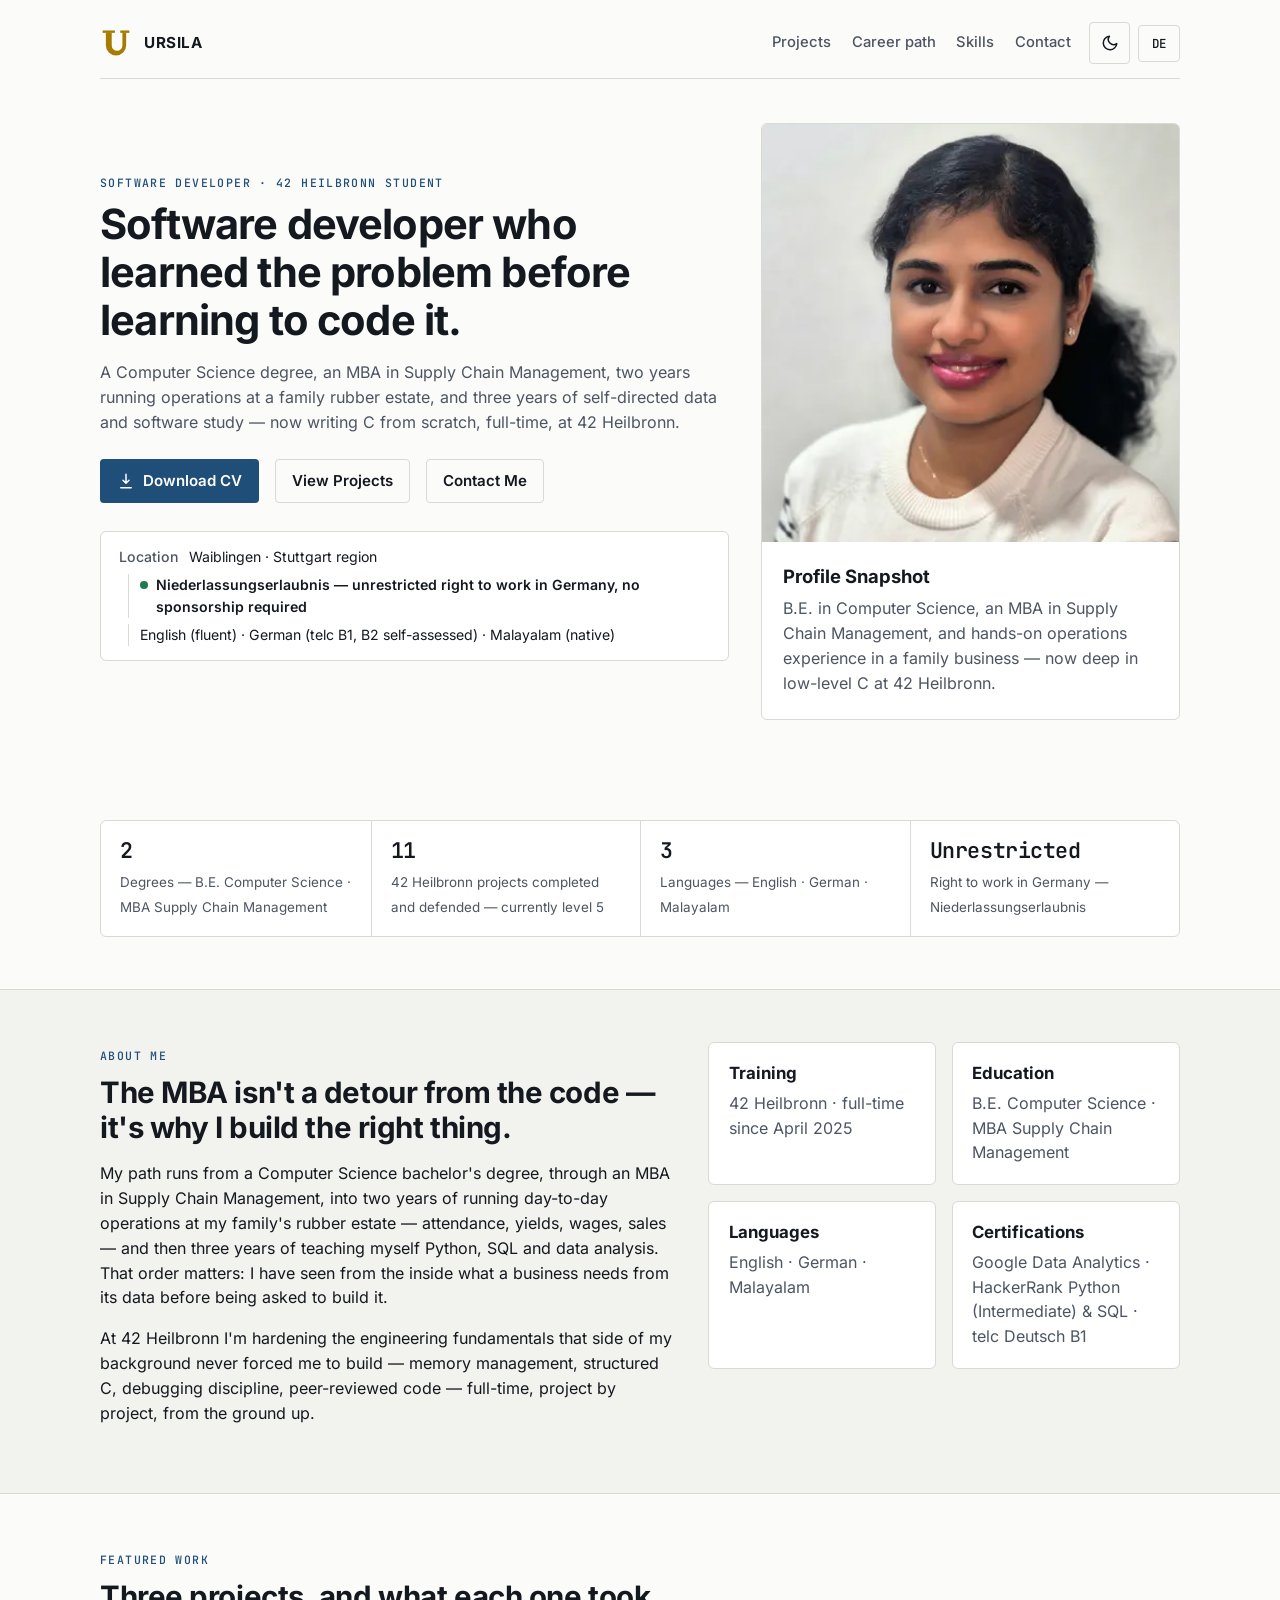
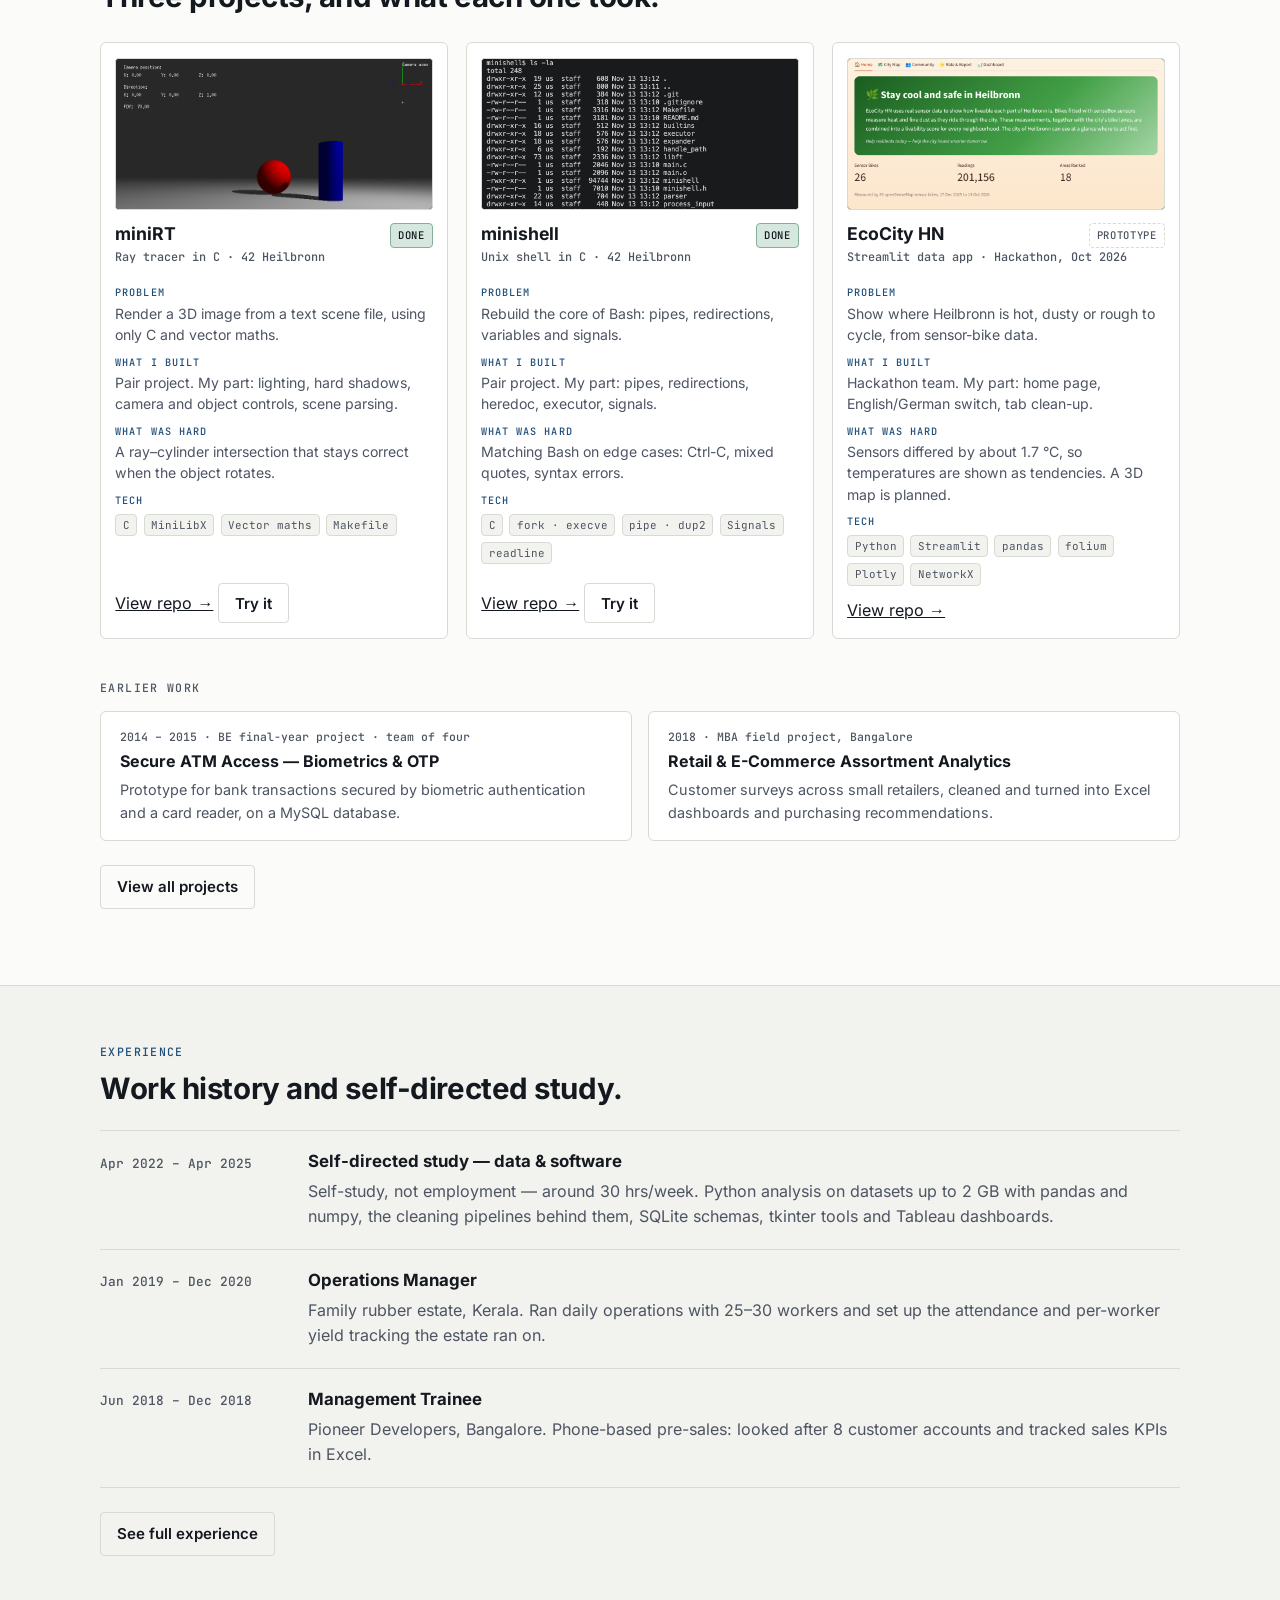
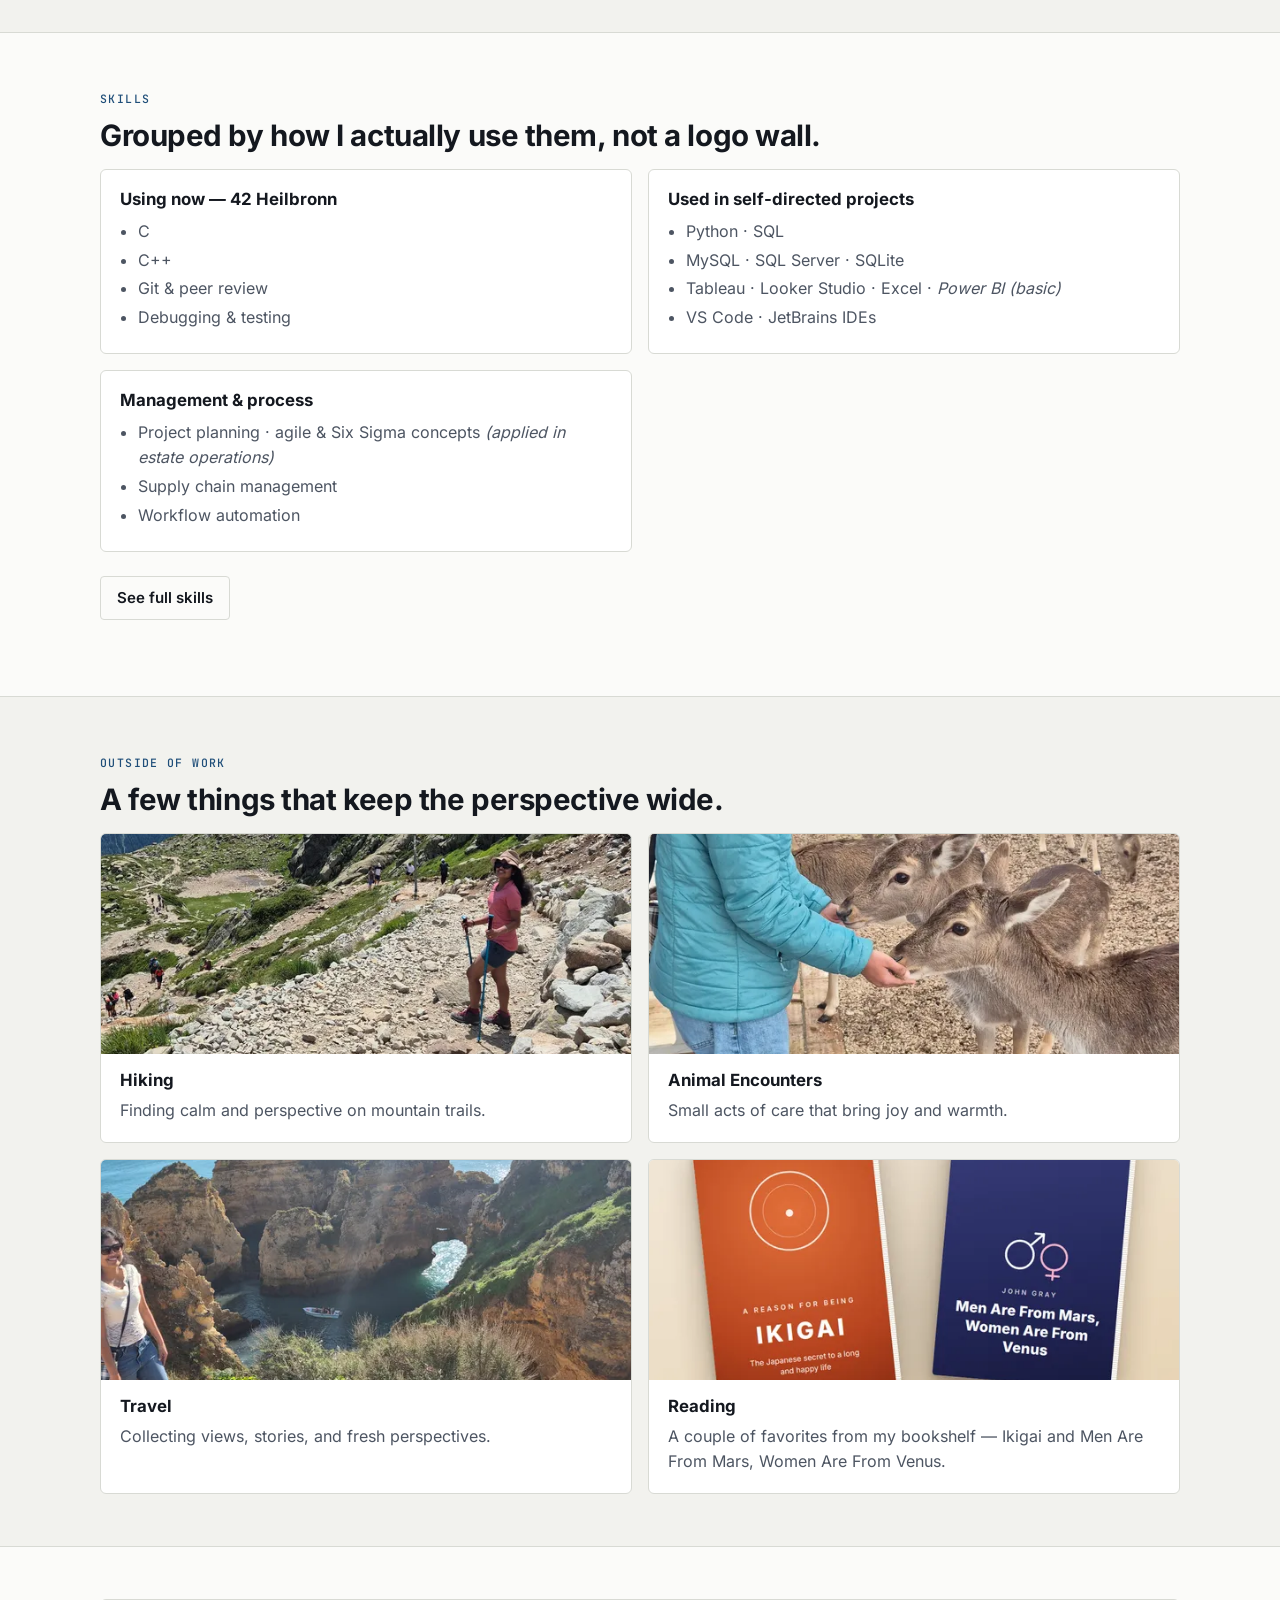
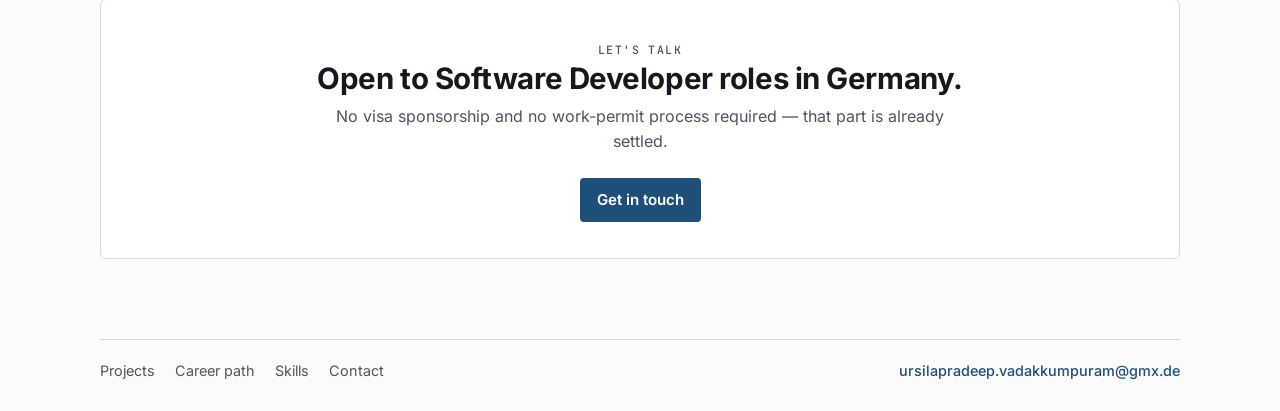
<file: index.html>
<!DOCTYPE html>
<html lang="en">
  <head>
    <meta charset="UTF-8" />
    <meta name="viewport" content="width=device-width, initial-scale=1.0" />
    <title>Ursila Pradeep Vadakkumpuram | Software Developer — 42 Heilbronn student</title>
    <meta
      name="description"
      content="Software developer with a CS degree and an MBA in Supply Chain Management, currently at 42 Heilbronn. Unrestricted right to work in Germany — no sponsorship required."
    />
    <link rel="canonical" href="https://ursilasuraj.github.io/Portfolio/" />
    <meta name="theme-color" content="#1c140f" />
    <link rel="icon" href="assets/favicon.svg" type="image/svg+xml" />
    <link rel="alternate icon" href="assets/favicon.ico" />
    <link rel="apple-touch-icon" href="assets/apple-touch-icon.png" />
    <link rel="manifest" href="assets/site.webmanifest" />

    <meta property="og:type" content="website" />
    <meta property="og:site_name" content="Ursila Pradeep Vadakkumpuram" />
    <meta property="og:title" content="Ursila Pradeep Vadakkumpuram | Software Developer — 42 Heilbronn student" />
    <meta
      property="og:description"
      content="CS degree + MBA in Supply Chain Management, now writing C at 42 Heilbronn. Unrestricted right to work in Germany."
    />
    <meta property="og:image" content="https://ursilasuraj.github.io/Portfolio/assets/og-image.png" />
    <meta property="og:image:width" content="1200" />
    <meta property="og:image:height" content="630" />
    <meta property="og:url" content="https://ursilasuraj.github.io/Portfolio/" />
    <meta name="twitter:card" content="summary_large_image" />
    <meta name="twitter:title" content="Ursila Pradeep Vadakkumpuram | Software Developer — 42 Heilbronn student" />
    <meta name="twitter:image" content="https://ursilasuraj.github.io/Portfolio/assets/og-image.png" />

    <link rel="preload" href="assets/fonts/inter-latin.woff2" as="font" type="font/woff2" crossorigin />
    <link rel="stylesheet" href="styles.css" />

    <script>
      // Sets the theme before first paint so a returning visitor never sees a dark flash
      // before their saved theme swaps in. See js/theme.js for the rest of the logic.
      (function () {
        var saved = localStorage.getItem('portfolio-theme');
        var theme =
          saved ||
          (window.matchMedia && window.matchMedia('(prefers-color-scheme: dark)').matches ? 'dark' : 'light');
        document.documentElement.setAttribute('data-theme', theme);
        var lang = localStorage.getItem('portfolio-lang') || (navigator.language || '').slice(0, 2);
        if (lang === 'de') document.documentElement.setAttribute('lang', 'de');
      })();
    </script>

    <script type="application/ld+json">
      {
        "@context": "https://schema.org",
        "@type": "Person",
        "name": "Ursila Pradeep Vadakkumpuram",
        "url": "https://ursilasuraj.github.io/Portfolio/",
        "jobTitle": "Software Developer (42 Heilbronn student)",
        "alumniOf": [
          { "@type": "CollegeOrUniversity", "name": "42 Heilbronn" },
          { "@type": "CollegeOrUniversity", "name": "University of Mysore" },
          { "@type": "CollegeOrUniversity", "name": "Anna University" }
        ],
        "knowsLanguage": ["English", "German", "Malayalam"],
        "sameAs": ["https://www.linkedin.com/in/ursilapradeep/", "https://github.com/ursilapradeep"],
        "address": { "@type": "PostalAddress", "addressLocality": "Waiblingen", "addressCountry": "DE" }
      }
    </script>
  </head>
  <body data-page="home">
    <a class="skip-link" href="#main" data-i18n="nav.skip">Skip to content</a>

    <header class="hero">
      <nav class="nav container">
        <a class="brand" href="index.html">
          <img src="assets/brand-mark.svg" alt="" width="44" height="44" />
          <span>Ursila</span>
        </a>
        <button class="nav-toggle" aria-label="Toggle menu" aria-expanded="false" aria-controls="nav-actions">
          <svg viewBox="0 0 24 24" fill="none" stroke="currentColor" stroke-width="2" aria-hidden="true">
            <path d="M3 6h18M3 12h18M3 18h18" />
          </svg>
        </button>
        <div class="nav-actions" id="nav-actions">
          <div class="nav-links">
            <a href="projects.html" data-i18n="nav.projects">Projects</a>
            <a href="experience.html" data-i18n="nav.experience">Career path</a>
            <a href="skills.html" data-i18n="nav.skills">Skills</a>
            <a href="contact.html" data-i18n="nav.contact">Contact</a>
          </div>
          <div class="nav-controls">
            <button type="button" class="theme-toggle" data-theme-toggle aria-label="Switch to light theme">
              <svg class="icon-sun" viewBox="0 0 24 24" fill="none" stroke="currentColor" stroke-width="2" stroke-linecap="round" stroke-linejoin="round" aria-hidden="true"><circle cx="12" cy="12" r="5"/><path d="M12 1v2M12 21v2M4.22 4.22l1.42 1.42M18.36 18.36l1.42 1.42M1 12h2M21 12h2M4.22 19.78l1.42-1.42M18.36 5.64l1.42-1.42"/></svg>
              <svg class="icon-moon" viewBox="0 0 24 24" fill="none" stroke="currentColor" stroke-width="2" stroke-linecap="round" stroke-linejoin="round" aria-hidden="true"><path d="M21 12.79A9 9 0 1 1 11.21 3 7 7 0 0 0 21 12.79z"/></svg>
            </button>
            <button type="button" class="lang-toggle" data-lang-current="en" aria-label="Switch to German">DE</button>
          </div>
        </div>
      </nav>

      <div class="container hero-grid">
        <div class="hero-copy">
          <p class="eyebrow" data-i18n="home.hero.eyebrow">Software Developer · 42 Heilbronn student</p>
          <h1 data-i18n="home.hero.title">
            Software developer who learned the problem before learning to code it.
          </h1>
          <p class="lead" data-i18n="home.hero.lead">
            A Computer Science degree, an MBA in Supply Chain Management, two years running operations at a family
            rubber estate, and three years of self-directed data and software study — now writing C from scratch,
            full-time, at 42 Heilbronn.
          </p>
          <div class="hero-actions">
            <a class="btn btn-primary" href="assets/cv/Ursila_Pradeep_Vadakkumpuram_CV_EN.pdf">
              <svg viewBox="0 0 24 24" aria-hidden="true"><path d="M12 3v12m0 0 4-4m-4 4-4-4M5 21h14" fill="none" stroke="currentColor" stroke-width="2" stroke-linecap="round" stroke-linejoin="round"/></svg>
              <span data-i18n="home.hero.cta.cv">Download CV</span>
            </a>
            <a class="btn btn-secondary" href="projects.html" data-i18n="home.hero.cta.projects">View Projects</a>
            <a class="btn btn-secondary" href="contact.html" data-i18n="home.hero.cta.contact">Contact Me</a>
          </div>

          <ul class="availability-bar" aria-label="Availability and work authorization">
            <li><strong data-i18n="home.hero.avail.locationLabel">Location</strong>&nbsp;Waiblingen · Stuttgart region</li>
            <li class="permit-item">
              <span class="dot" aria-hidden="true"></span>
              <span data-i18n="home.hero.avail.permit">Niederlassungserlaubnis — unrestricted right to work in Germany, no sponsorship required</span>
            </li>
            <li data-i18n="home.hero.avail.languages">English (fluent) · German (telc B1, B2 self-assessed) · Malayalam (native)</li>
          </ul>
        </div>

        <div class="hero-card">
          <picture>
            <source srcset="assets/photos/profile-400.webp 400w, assets/photos/profile.webp 800w" type="image/webp" sizes="(max-width: 860px) 60vw, 360px" />
            <img
              src="assets/photos/profile.jpg"
              srcset="assets/photos/profile-400.jpg 400w, assets/photos/profile.jpg 800w"
              sizes="(max-width: 860px) 60vw, 360px"
              width="800"
              height="800"
              alt="Portrait of Ursila Pradeep Vadakkumpuram"
            />
          </picture>
          <div class="hero-card-content">
            <h2 data-i18n="home.hero.card.title">Profile Snapshot</h2>
            <p data-i18n="home.hero.card.body">
              B.E. in Computer Science, an MBA in Supply Chain Management, and hands-on operations experience in a
              family business — now deep in low-level C at 42 Heilbronn.
            </p>
          </div>
        </div>
      </div>
    </header>

    <main id="main">
      <section class="section" aria-label="At a glance">
        <div class="container">
          <ul class="stat-grid">
            <li class="stat-tile">
              <span class="stat-value">2</span>
              <span class="stat-label" data-i18n="home.stats.degrees">Degrees — B.E. Computer Science · MBA Supply Chain Management</span>
            </li>
            <li class="stat-tile">
              <span class="stat-value">11</span>
              <span class="stat-label" data-i18n="home.stats.experience">42 Heilbronn projects completed and defended — currently level 5</span>
            </li>
            <li class="stat-tile">
              <span class="stat-value">3</span>
              <span class="stat-label" data-i18n="home.stats.languages">Languages — English · German · Malayalam</span>
            </li>
            <li class="stat-tile">
              <span class="stat-value" data-i18n="home.stats.permitValue">Unrestricted</span>
              <span class="stat-label" data-i18n="home.stats.permitLabel">Right to work in Germany — Niederlassungserlaubnis</span>
            </li>
          </ul>
        </div>
      </section>

      <section id="about" class="section section-light">
        <div class="container two-col">
          <div>
            <p class="eyebrow" data-i18n="home.about.eyebrow">About Me</p>
            <h2 data-i18n="home.about.title">
              The MBA isn't a detour from the code — it's why I build the right thing.
            </h2>
            <p data-i18n="home.about.p1">
              My path runs from a Computer Science bachelor's degree, through an MBA in Supply Chain Management,
              into two years of running day-to-day operations at my family's rubber estate — attendance, yields,
              wages, sales — and then three years of teaching myself Python, SQL and data analysis. That order
              matters: I have seen from the inside what a business needs from its data before being asked to
              build it.
            </p>
            <p data-i18n="home.about.p2">
              At 42 Heilbronn I'm hardening the engineering fundamentals that side of my background never forced me
              to build — memory management, structured C, debugging discipline, peer-reviewed code — full-time,
              project by project, from the ground up.
            </p>
          </div>
          <div class="info-grid">
            <article class="mini-card">
              <h3 data-i18n="home.about.card1.title">Training</h3>
              <p data-i18n="home.about.card1.body">42 Heilbronn · full-time since April 2025</p>
            </article>
            <article class="mini-card">
              <h3 data-i18n="home.about.card2.title">Education</h3>
              <p data-i18n="home.about.card2.body">B.E. Computer Science · MBA Supply Chain Management</p>
            </article>
            <article class="mini-card">
              <h3 data-i18n="home.about.card3.title">Languages</h3>
              <p data-i18n="home.about.card3.body">English · German · Malayalam</p>
            </article>
            <article class="mini-card">
              <h3 data-i18n="home.about.card4.title">Certifications</h3>
              <p data-i18n="home.about.card4.body">Google Data Analytics · HackerRank Python (Intermediate) &amp; SQL · telc Deutsch B1</p>
            </article>
          </div>
        </div>
      </section>

      <section id="projects" class="section">
        <div class="container">
          <p class="eyebrow" data-i18n="home.projects.eyebrow">Featured Work</p>
          <h2 data-i18n="home.projects.title">Three projects, and what each one took.</h2>

          <div class="case-list">
            <article class="card case-card">
              <a class="case-media" href="https://github.com/ursilapradeep/miniRT" target="_blank" rel="noopener" data-loop-webm="assets/projects/minirt.webm" data-loop-mp4="assets/projects/minirt.mp4">
                <img src="assets/projects/minirt.png" width="800" height="600" loading="lazy" alt="Ray-traced scene rendered by miniRT: a red sphere and a blue cylinder on a grey plane, each casting a hard shadow" />
              </a>
              <div class="case-body">
                <div class="project-card-head">
                  <h3>miniRT</h3>
                  <span class="status-badge status-done" data-i18n="status.done">Done</span>
                </div>
                <p class="meta" data-i18n="home.fw.minirt.meta">Ray tracer in C · 42 Heilbronn</p>
                <dl class="case-facts">
                  <dt data-i18n="fw.problem">Problem</dt>
                  <dd data-i18n="home.fw.minirt.problem">Render a 3D image from a text scene file, using only C and vector maths.</dd>
                  <dt data-i18n="fw.built">What I built</dt>
                  <dd data-i18n="home.fw.minirt.built">Pair project. My part: lighting, hard shadows, camera and object controls, scene parsing.</dd>
                  <dt data-i18n="fw.hard">What was hard</dt>
                  <dd data-i18n="home.fw.minirt.hard">A ray–cylinder intersection that stays correct when the object rotates.</dd>
                  <dt data-i18n="fw.tech">Tech</dt>
                  <dd>
                    <ul class="tag-list">
                      <li>C</li>
                      <li>MiniLibX</li>
                      <li data-i18n="home.fw.minirt.tag3">Vector maths</li>
                      <li>Makefile</li>
                    </ul>
                  </dd>
                </dl>
                <div class="project-links">
                  <a href="https://github.com/ursilapradeep/miniRT" target="_blank" rel="noopener" data-i18n="projects.core.viewRepo">View repo →</a>
                  <button type="button" class="btn btn-secondary btn-sm demo-open" data-demo="minirt" data-i18n="demo.try" hidden>Try it</button>
                </div>
              </div>
            </article>

            <article class="card case-card">
              <a class="case-media" href="https://github.com/ursilapradeep/42_Minishell" target="_blank" rel="noopener" data-loop-webm="assets/projects/minishell.webm" data-loop-mp4="assets/projects/minishell.mp4" data-loop-position="left top">
                <img src="assets/projects/minishell.png" width="1126" height="750" loading="lazy" alt="Terminal session inside minishell: the prompt reads minishell$ and runs ls -la, pwd and ls" />
              </a>
              <div class="case-body">
                <div class="project-card-head">
                  <h3>minishell</h3>
                  <span class="status-badge status-done" data-i18n="status.done">Done</span>
                </div>
                <p class="meta" data-i18n="home.fw.minishell.meta">Unix shell in C · 42 Heilbronn</p>
                <dl class="case-facts">
                  <dt data-i18n="fw.problem">Problem</dt>
                  <dd data-i18n="home.fw.minishell.problem">Rebuild the core of Bash: pipes, redirections, variables and signals.</dd>
                  <dt data-i18n="fw.built">What I built</dt>
                  <dd data-i18n="home.fw.minishell.built">Pair project. My part: pipes, redirections, heredoc, executor, signals.</dd>
                  <dt data-i18n="fw.hard">What was hard</dt>
                  <dd data-i18n="home.fw.minishell.hard">Matching Bash on edge cases: Ctrl-C, mixed quotes, syntax errors.</dd>
                  <dt data-i18n="fw.tech">Tech</dt>
                  <dd>
                    <ul class="tag-list">
                      <li>C</li>
                      <li>fork · execve</li>
                      <li>pipe · dup2</li>
                      <li data-i18n="home.fw.minishell.tag4">Signals</li>
                      <li>readline</li>
                    </ul>
                  </dd>
                </dl>
                <div class="project-links">
                  <a href="https://github.com/ursilapradeep/42_Minishell" target="_blank" rel="noopener" data-i18n="projects.core.viewRepo">View repo →</a>
                  <button type="button" class="btn btn-secondary btn-sm demo-open" data-demo="minishell" data-i18n="demo.try" hidden>Try it</button>
                </div>
              </div>
            </article>

            <article class="card case-card">
              <a class="case-media" href="https://github.com/ursilapradeep/GreenCityHackathon2026" target="_blank" rel="noopener" data-loop-webm="assets/projects/ecocity.webm" data-loop-mp4="assets/projects/ecocity.mp4" data-loop-position="center top">
                <img src="assets/projects/ecocity.png" width="980" height="770" loading="lazy" alt="EcoCity HN home page: 26 sensor bikes, 201,156 readings and 18 ranked areas of Heilbronn, with highlights for the coolest, cleanest and most livable area" />
              </a>
              <div class="case-body">
                <div class="project-card-head">
                  <h3>EcoCity HN</h3>
                  <span class="status-badge status-unconfirmed" data-i18n="status.prototype">Prototype</span>
                </div>
                <p class="meta" data-i18n="home.fw.eco.meta">Streamlit data app · Hackathon, Oct 2026</p>
                <dl class="case-facts">
                  <dt data-i18n="fw.problem">Problem</dt>
                  <dd data-i18n="home.fw.eco.problem">Show where Heilbronn is hot, dusty or rough to cycle, from sensor-bike data.</dd>
                  <dt data-i18n="fw.built">What I built</dt>
                  <dd data-i18n="home.fw.eco.built">Hackathon team. My part: home page, English/German switch, tab clean-up.</dd>
                  <dt data-i18n="fw.hard">What was hard</dt>
                  <dd data-i18n="home.fw.eco.hard">Sensors differed by about 1.7&nbsp;°C, so temperatures are shown as tendencies. A 3D map is planned.</dd>
                  <dt data-i18n="fw.tech">Tech</dt>
                  <dd>
                    <ul class="tag-list">
                      <li>Python</li>
                      <li>Streamlit</li>
                      <li>pandas</li>
                      <li>folium</li>
                      <li>Plotly</li>
                      <li>NetworkX</li>
                    </ul>
                  </dd>
                </dl>
                <div class="project-links">
                  <a href="https://github.com/ursilapradeep/GreenCityHackathon2026" target="_blank" rel="noopener" data-i18n="projects.core.viewRepo">View repo →</a>
                </div>
              </div>
            </article>
          </div>

          <h3 class="earlier-heading" data-i18n="home.earlier.title">Earlier work</h3>
          <div class="earlier-row">
            <article class="card earlier-card">
              <p class="meta" data-i18n="home.earlier.atm.meta">2014 – 2015 · BE final-year project · team of four</p>
              <h4 data-i18n="projects.atm.title">Secure ATM Access — Biometrics &amp; OTP</h4>
              <p data-i18n="home.earlier.atm.body">Prototype for bank transactions secured by biometric authentication and a card reader, on a MySQL database.</p>
            </article>
            <article class="card earlier-card">
              <p class="meta" data-i18n="home.earlier.retail.meta">2018 · MBA field project, Bangalore</p>
              <h4 data-i18n="projects.retail.title">Retail &amp; E-Commerce Assortment Analytics</h4>
              <p data-i18n="home.earlier.retail.body">Customer surveys across small retailers, cleaned and turned into Excel dashboards and purchasing recommendations.</p>
            </article>
          </div>

          <p class="section-link-row">
            <a class="btn btn-secondary" href="projects.html" data-i18n="home.projects.viewAll">View all projects</a>
          </p>
        </div>
      </section>

      <section class="section section-light">
        <div class="container">
          <p class="eyebrow" data-i18n="home.experience.eyebrow">Experience</p>
          <h2 data-i18n="home.experience.title">Work history and self-directed study.</h2>
          <div class="timeline">
            <article class="timeline-card">
              <div class="timeline-meta">Apr 2022 – Apr 2025</div>
              <h3 data-i18n="home.experience.card1.title">Self-directed study &mdash; data &amp; software</h3>
              <p data-i18n="home.experience.card1.body">
                Self-study, not employment — around 30 hrs/week. Python analysis on datasets up to 2&nbsp;GB with pandas
                and numpy, the cleaning pipelines behind them, SQLite schemas, tkinter tools and Tableau dashboards.
              </p>
            </article>
            <article class="timeline-card">
              <div class="timeline-meta">Jan 2019 – Dec 2020</div>
              <h3 data-i18n="home.experience.card2.title">Operations Manager</h3>
              <p data-i18n="home.experience.card2.body">
                Family rubber estate, Kerala. Ran daily operations with 25–30 workers and set up the attendance
                and per-worker yield tracking the estate ran on.
              </p>
            </article>
            <article class="timeline-card">
              <div class="timeline-meta">Jun 2018 – Dec 2018</div>
              <h3 data-i18n="home.experience.card3.title">Management Trainee</h3>
              <p data-i18n="home.experience.card3.body">
                Pioneer Developers, Bangalore. Phone-based pre-sales: looked after 8 customer accounts and tracked
                sales KPIs in Excel.
              </p>
            </article>
          </div>
          <p class="section-link-row">
            <a class="btn btn-secondary" href="experience.html" data-i18n="home.experience.viewAll">See full experience</a>
          </p>
        </div>
      </section>

      <section class="section">
        <div class="container">
          <p class="eyebrow" data-i18n="home.skills.eyebrow">Skills</p>
          <h2 data-i18n="home.skills.title">Grouped by how I actually use them, not a logo wall.</h2>
          <div class="cards-grid skill-grid">
            <article class="card">
              <h3 data-i18n="home.skills.card1.title">Using now — 42 Heilbronn</h3>
              <ul>
                <li>C</li>
                <li>C++</li>
                <li>Git &amp; peer review</li>
                <li data-i18n="home.skills.card1.item4">Debugging &amp; testing</li>
              </ul>
            </article>
            <article class="card">
              <h3 data-i18n="home.skills.card2.title">Used in self-directed projects</h3>
              <ul>
                <li>Python · SQL</li>
                <li>MySQL · SQL Server · SQLite</li>
                <li>Tableau · Looker Studio · Excel · <em>Power BI (basic)</em></li>
                <li>VS Code · JetBrains IDEs</li>
              </ul>
            </article>
            <article class="card">
              <h3 data-i18n="home.skills.card3.title">Management &amp; process</h3>
              <ul>
                <li data-i18n="home.skills.card3.item1">Project planning · agile &amp; Six Sigma concepts <em>(applied in estate operations)</em></li>
                <li data-i18n="home.skills.card3.item2">Supply chain management</li>
                <li data-i18n="home.skills.card3.item3">Workflow automation</li>
              </ul>
            </article>
          </div>
          <p class="section-link-row">
            <a class="btn btn-secondary" href="skills.html" data-i18n="home.skills.viewAll">See full skills</a>
          </p>
        </div>
      </section>

      <section class="section section-light">
        <div class="container">
          <p class="eyebrow" data-i18n="home.hobbies.eyebrow">Outside of Work</p>
          <h2 data-i18n="home.hobbies.title">A few things that keep the perspective wide.</h2>
          <div class="image-grid">
            <article class="image-card">
              <picture>
                <source srcset="assets/photos/hiking-600.webp" type="image/webp" />
                <img src="assets/photos/hiking-600.jpg" width="600" height="450" loading="lazy" alt="Ursila hiking a mountain trail, with a snow-capped peak in the background" />
              </picture>
              <div class="image-card-content">
                <h3 data-i18n="home.hobbies.card1.title">Hiking</h3>
                <p data-i18n="home.hobbies.card1.body">Finding calm and perspective on mountain trails.</p>
              </div>
            </article>
            <article class="image-card">
              <picture>
                <source srcset="assets/photos/animals-600.webp" type="image/webp" />
                <img src="assets/photos/animals-600.jpg" width="600" height="450" loading="lazy" alt="Ursila feeding deer at an animal park" />
              </picture>
              <div class="image-card-content">
                <h3 data-i18n="home.hobbies.card2.title">Animal Encounters</h3>
                <p data-i18n="home.hobbies.card2.body">Small acts of care that bring joy and warmth.</p>
              </div>
            </article>
            <article class="image-card">
              <picture>
                <source srcset="assets/photos/travel-600.webp" type="image/webp" />
                <img src="assets/photos/travel-600.jpg" width="600" height="450" loading="lazy" alt="Ursila standing above coastal cliffs overlooking the ocean" />
              </picture>
              <div class="image-card-content">
                <h3 data-i18n="home.hobbies.card3.title">Travel</h3>
                <p data-i18n="home.hobbies.card3.body">Collecting views, stories, and fresh perspectives.</p>
              </div>
            </article>
            <article class="image-card">
              <picture>
                <source srcset="assets/photos/reading-600.webp" type="image/webp" />
                <img src="assets/photos/reading-600.jpg" width="600" height="450" loading="lazy" alt="Illustrated cover art for two books: Ikigai, and Men Are From Mars, Women Are From Venus" />
              </picture>
              <div class="image-card-content">
                <h3 data-i18n="home.hobbies.card4.title">Reading</h3>
                <p data-i18n="home.hobbies.card4.body">A couple of favorites from my bookshelf — Ikigai and Men Are From Mars, Women Are From Venus.</p>
              </div>
            </article>
          </div>
        </div>
      </section>

      <section class="section" aria-label="Contact">
        <div class="container">
          <div class="card" style="padding: 2.25rem 2rem; text-align: center;">
            <p class="eyebrow" data-i18n="home.cta.eyebrow">Let's Talk</p>
            <h2 data-i18n="home.cta.title" style="margin-bottom: 0.5rem;">Open to Software Developer roles in Germany.</h2>
            <p class="lead" data-i18n="home.cta.body" style="margin: 0 auto 1.5rem;">
              No visa sponsorship and no work-permit process required — that part is already settled.
            </p>
            <a class="btn btn-primary" href="contact.html" data-i18n="home.cta.button">Get in touch</a>
          </div>
        </div>
      </section>

      <dialog class="demo" id="demo-minirt" aria-labelledby="demo-minirt-title">
        <div class="demo-body">
          <div class="demo-head">
            <h2 id="demo-minirt-title" data-i18n="demo.rt.title">miniRT — turn the cylinder</h2>
            <button type="button" class="btn btn-secondary btn-sm" data-demo-close data-i18n="demo.close">Close</button>
          </div>
          <div class="rt-stage" data-sprite="assets/demos/minirt-cylinder.jpg" role="img" aria-label="Ray-traced scene with a red sphere and a blue cylinder"></div>
          <label class="rt-control">
            <span data-i18n="demo.rt.label">Cylinder orientation — drag the picture or use the slider</span>
            <input class="rt-slider" type="range" min="0" max="23" step="1" value="0" />
          </label>
          <pre class="rt-line" aria-live="polite"></pre>
          <p class="demo-note" data-i18n="demo.rt.note">Every position is a frame rendered by the ray tracer itself from the scene line shown above. The slider only switches between those frames.</p>
        </div>
      </dialog>

      <dialog class="demo" id="demo-minishell" aria-labelledby="demo-minishell-title">
        <div class="demo-body">
          <div class="demo-head">
            <h2 id="demo-minishell-title" data-i18n="demo.msh.title">minishell — try a command</h2>
            <button type="button" class="btn btn-secondary btn-sm" data-demo-close data-i18n="demo.close">Close</button>
          </div>
          <div class="msh-screen" data-recording="assets/demos/minishell.json" aria-live="polite"></div>
          <form class="msh-form">
            <span class="msh-prompt" aria-hidden="true">minishell$</span>
            <input class="msh-input" type="text" autocomplete="off" autocapitalize="off" spellcheck="false" aria-label="Command" disabled />
          </form>
          <p class="msh-chips-label" data-i18n="demo.msh.pick">Type one of these, or click it:</p>
          <div class="msh-chips"></div>
          <p class="demo-note" data-i18n="demo.msh.note">This is a replay: a C shell cannot run inside a browser, so each output here was recorded from the real minishell binary. Commands outside the list are not available.</p>
          <p class="msh-unknown" hidden data-i18n="demo.msh.unknown">Not in this replay. Pick one of the commands listed below.</p>
        </div>
      </dialog>
    </main>

    <footer class="footer">
      <div class="container footer-content">
        <ul class="footer-links">
          <li><a href="projects.html" data-i18n="nav.projects">Projects</a></li>
          <li><a href="experience.html" data-i18n="nav.experience">Career path</a></li>
          <li><a href="skills.html" data-i18n="nav.skills">Skills</a></li>
          <li><a href="contact.html" data-i18n="nav.contact">Contact</a></li>
        </ul>
        <a class="footer-cta" href="mailto:ursilapradeep.vadakkumpuram@gmx.de">ursilapradeep.vadakkumpuram@gmx.de</a>
      </div>
    </footer>

    <script src="js/theme.js"></script>
    <script src="js/nav.js"></script>
    <script src="js/i18n.js"></script>
    <script src="js/motion.js" defer></script>
    <script src="js/demos.js" defer></script>
  </body>
</html>
</file>
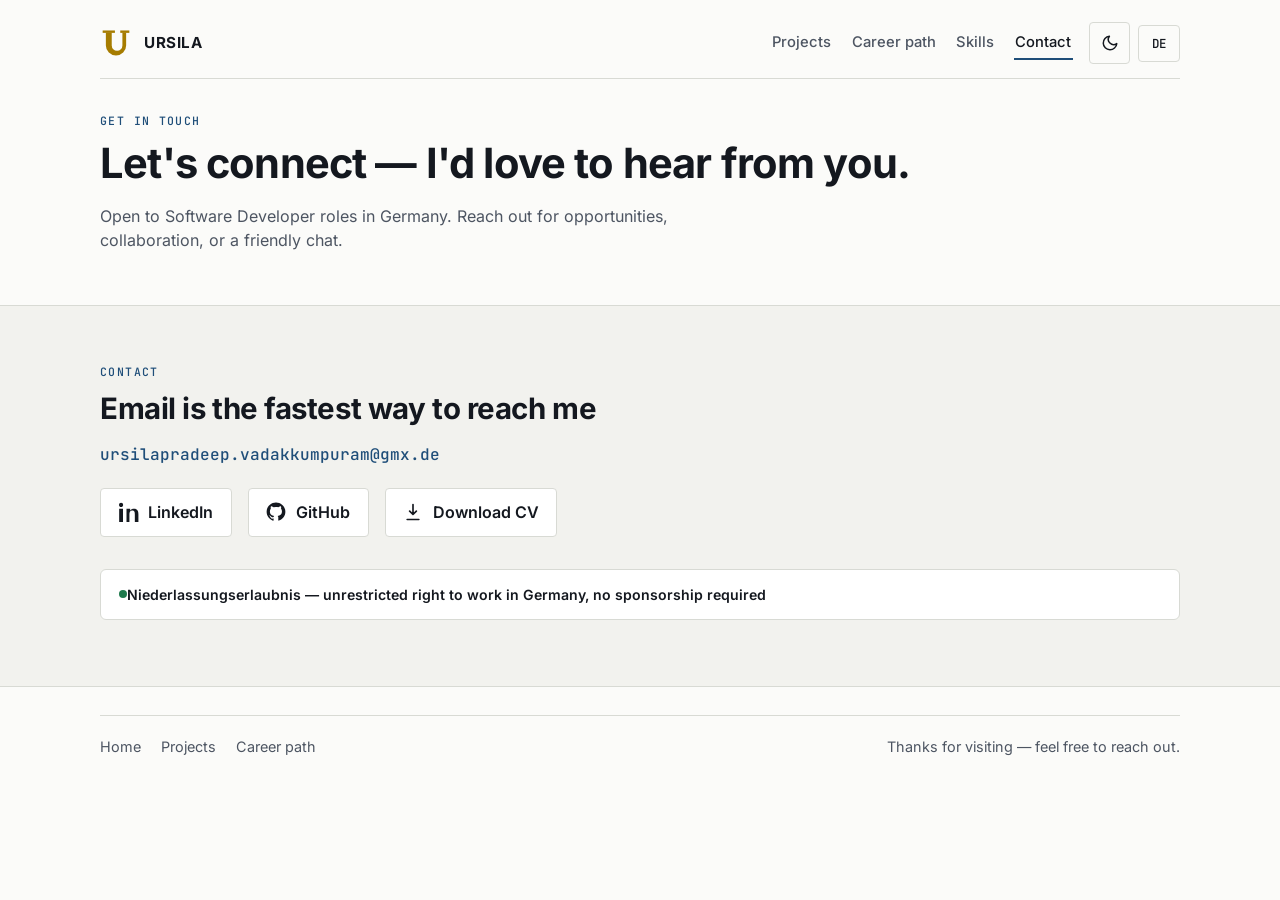
<file: contact.html>
<!DOCTYPE html>
<html lang="en">
  <head>
    <meta charset="UTF-8" />
    <meta name="viewport" content="width=device-width, initial-scale=1.0" />
    <title>Contact | Ursila Pradeep Vadakkumpuram</title>
    <meta
      name="description"
      content="Get in touch with Ursila Pradeep Vadakkumpuram — email, LinkedIn, and GitHub. Based in Waiblingen, Germany, with an unrestricted right to work."
    />
    <link rel="canonical" href="https://ursilasuraj.github.io/Portfolio/contact.html" />
    <meta name="theme-color" content="#1c140f" />
    <link rel="icon" href="assets/favicon.svg" type="image/svg+xml" />
    <link rel="alternate icon" href="assets/favicon.ico" />
    <link rel="apple-touch-icon" href="assets/apple-touch-icon.png" />
    <link rel="manifest" href="assets/site.webmanifest" />
    <meta property="og:type" content="website" />
    <meta property="og:title" content="Contact | Ursila Pradeep Vadakkumpuram" />
    <meta property="og:description" content="Email, LinkedIn, and GitHub. Based in Waiblingen, Germany — unrestricted right to work." />
    <meta property="og:image" content="https://ursilasuraj.github.io/Portfolio/assets/og-image.png" />
    <meta property="og:url" content="https://ursilasuraj.github.io/Portfolio/contact.html" />
    <meta name="twitter:card" content="summary_large_image" />
    <link rel="preload" href="assets/fonts/inter-latin.woff2" as="font" type="font/woff2" crossorigin />
    <link rel="stylesheet" href="styles.css" />
    <script>
      (function () {
        var saved = localStorage.getItem('portfolio-theme');
        var theme =
          saved ||
          (window.matchMedia && window.matchMedia('(prefers-color-scheme: dark)').matches ? 'dark' : 'light');
        document.documentElement.setAttribute('data-theme', theme);
        var lang = localStorage.getItem('portfolio-lang') || (navigator.language || '').slice(0, 2);
        if (lang === 'de') document.documentElement.setAttribute('lang', 'de');
      })();
    </script>
  </head>
  <body data-page="contact">
    <a class="skip-link" href="#main" data-i18n="nav.skip">Skip to content</a>

    <header class="hero hero-small">
      <nav class="nav container">
        <a class="brand" href="index.html">
          <img src="assets/brand-mark.svg" alt="" width="44" height="44" />
          <span>Ursila</span>
        </a>
        <button class="nav-toggle" aria-label="Toggle menu" aria-expanded="false" aria-controls="nav-actions">
          <svg viewBox="0 0 24 24" fill="none" stroke="currentColor" stroke-width="2" aria-hidden="true">
            <path d="M3 6h18M3 12h18M3 18h18" />
          </svg>
        </button>
        <div class="nav-actions" id="nav-actions">
          <div class="nav-links">
            <a href="projects.html" data-i18n="nav.projects">Projects</a>
            <a href="experience.html" data-i18n="nav.experience">Career path</a>
            <a href="skills.html" data-i18n="nav.skills">Skills</a>
            <a href="contact.html" data-i18n="nav.contact">Contact</a>
          </div>
          <div class="nav-controls">
            <button type="button" class="theme-toggle" data-theme-toggle aria-label="Switch to light theme">
              <svg class="icon-sun" viewBox="0 0 24 24" fill="none" stroke="currentColor" stroke-width="2" stroke-linecap="round" stroke-linejoin="round" aria-hidden="true"><circle cx="12" cy="12" r="5"/><path d="M12 1v2M12 21v2M4.22 4.22l1.42 1.42M18.36 18.36l1.42 1.42M1 12h2M21 12h2M4.22 19.78l1.42-1.42M18.36 5.64l1.42-1.42"/></svg>
              <svg class="icon-moon" viewBox="0 0 24 24" fill="none" stroke="currentColor" stroke-width="2" stroke-linecap="round" stroke-linejoin="round" aria-hidden="true"><path d="M21 12.79A9 9 0 1 1 11.21 3 7 7 0 0 0 21 12.79z"/></svg>
            </button>
            <button type="button" class="lang-toggle" data-lang-current="en" aria-label="Switch to German">DE</button>
          </div>
        </div>
      </nav>

      <div class="container hero-small-copy">
        <p class="eyebrow" data-i18n="contact.eyebrow">Get in touch</p>
        <h1 data-i18n="contact.title">Let's connect — I'd love to hear from you.</h1>
        <p class="lead" data-i18n="contact.lead">
          Open to Software Developer roles in Germany. Reach out for opportunities, collaboration, or a friendly
          chat.
        </p>
      </div>
    </header>

    <main id="main">
      <section class="section section-light">
        <div class="container">
          <p class="eyebrow" data-i18n="contact.channels.eyebrow">Contact</p>
          <h2 data-i18n="contact.channels.title">Email is the fastest way to reach me</h2>
          <p><a class="contact-email" href="mailto:ursilapradeep.vadakkumpuram@gmx.de">ursilapradeep.vadakkumpuram@gmx.de</a></p>

          <div class="social-links">
            <a class="social-link" href="https://www.linkedin.com/in/ursilapradeep/" target="_blank" rel="noopener" aria-label="Ursila Pradeep on LinkedIn (opens in a new tab)">
              <svg viewBox="0 0 24 24" aria-hidden="true">
                <path d="M4.98 3.5C4.98 4.88 3.88 6 2.5 6S0 4.88 0 3.5 1.12 1 2.5 1 4.98 2.12 4.98 3.5zM.2 8h4.6V24H.2zM9 8h4.4v2.2h.1c.6-1.1 2.1-2.2 4.3-2.2 4.6 0 5.5 3 5.5 6.9V24H19V15.2c0-2.1 0-4.9-3-4.9-3 0-3.5 2.3-3.5 4.7V24H9z" />
              </svg>
              <span>LinkedIn</span>
            </a>

            <a class="social-link" href="https://github.com/ursilapradeep" target="_blank" rel="noopener" aria-label="Ursila Pradeep on GitHub (opens in a new tab)">
              <svg viewBox="0 0 24 24" aria-hidden="true">
                <path d="M12 .5C5.73.5.75 5.48.75 11.75c0 4.95 3.2 9.14 7.63 10.62.56.1.77-.24.77-.54 0-.27-.01-1-.02-1.95-3.1.67-3.76-1.5-3.76-1.5-.5-1.28-1.22-1.62-1.22-1.62-.99-.68.08-.67.08-.67 1.1.08 1.68 1.13 1.68 1.13.98 1.68 2.56 1.2 3.18.92.1-.72.38-1.2.69-1.48-2.48-.28-5.09-1.24-5.09-5.52 0-1.22.44-2.22 1.16-3-.12-.28-.5-1.4.11-2.92 0 0 .95-.3 3.12 1.15a10.8 10.8 0 0 1 2.84-.38c.96 0 1.93.13 2.84.38 2.16-1.45 3.11-1.15 3.11-1.15.61 1.52.23 2.64.11 2.92.72.78 1.16 1.78 1.16 3 0 4.29-2.62 5.24-5.11 5.52.39.34.74 1.02.74 2.06 0 1.49-.01 2.7-.01 3.07 0 .3.2.65.78.54C20.05 20.88 23.25 16.7 23.25 11.75 23.25 5.48 18.27.5 12 .5z" />
              </svg>
              <span>GitHub</span>
            </a>

            <a class="social-link" href="assets/cv/Ursila_Pradeep_Vadakkumpuram_CV_EN.pdf" aria-label="Download CV as PDF">
              <svg viewBox="0 0 24 24" aria-hidden="true"><path d="M12 3v12m0 0 4-4m-4 4-4-4M5 21h14" fill="none" stroke="currentColor" stroke-width="2" stroke-linecap="round" stroke-linejoin="round"/></svg>
              <span data-i18n="contact.cvLink">Download CV</span>
            </a>
          </div>

          <p class="availability-bar" style="margin-top: 2rem;">
            <span class="dot" aria-hidden="true"></span>
            <span class="permit-item" data-i18n="contact.permit">Niederlassungserlaubnis — unrestricted right to work in Germany, no sponsorship required</span>
          </p>
        </div>
      </section>
    </main>

    <footer class="footer">
      <div class="container footer-content">
        <ul class="footer-links">
          <li><a href="index.html" data-i18n="nav.home">Home</a></li>
          <li><a href="projects.html" data-i18n="nav.projects">Projects</a></li>
          <li><a href="experience.html" data-i18n="nav.experience">Career path</a></li>
        </ul>
        <p data-i18n="contact.footerNote" style="margin: 0;">Thanks for visiting — feel free to reach out.</p>
      </div>
    </footer>

    <script src="js/theme.js"></script>
    <script src="js/nav.js"></script>
    <script src="js/i18n.js"></script>
    <script src="js/motion.js" defer></script>
  </body>
</html>
</file>
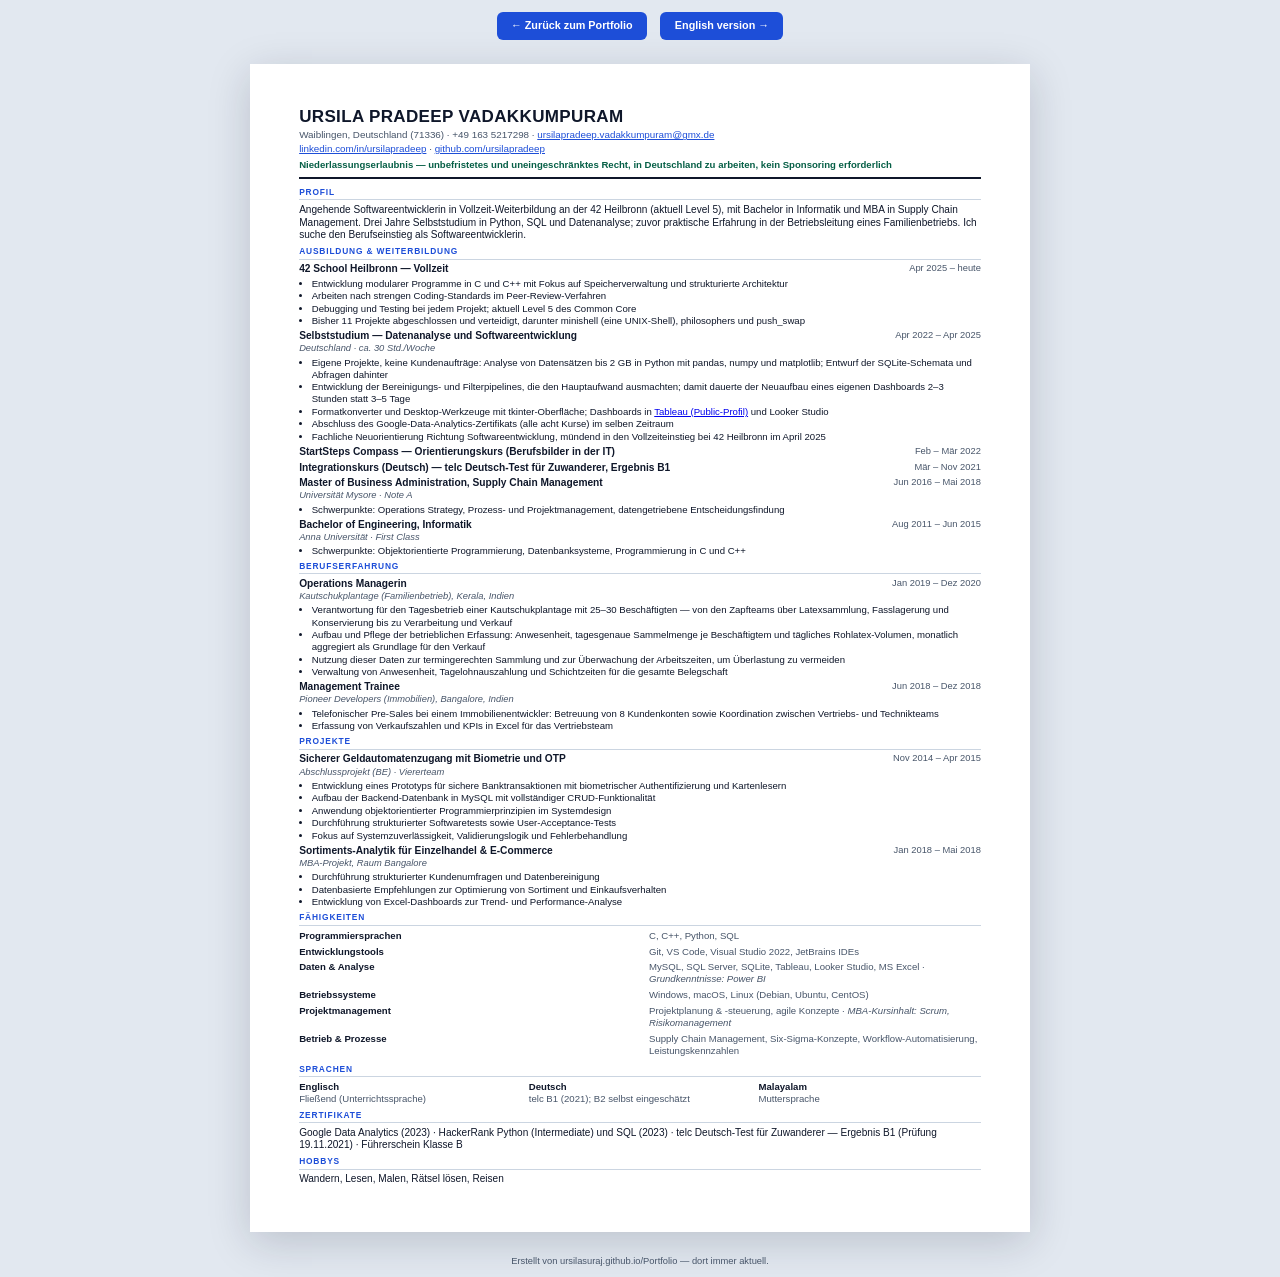
<file: cv-de.html>
<!DOCTYPE html>
<html lang="de">
<head>
<meta charset="UTF-8" />
<meta name="viewport" content="width=device-width, initial-scale=1.0" />
<title>Lebenslauf — Ursila Pradeep Vadakkumpuram</title>
<meta name="description" content="Lebenslauf — Ursila Pradeep Vadakkumpuram, Softwareentwicklerin." />
<link rel="canonical" href="https://ursilasuraj.github.io/Portfolio/cv-de.html" />
<link rel="icon" href="assets/favicon.svg" type="image/svg+xml" />
<style>
  :root {
    --ink: #0f172a;
    --muted: #475569;
    --line: #cbd5e1;
    --accent: #1d4ed8;
    --bg: #ffffff;
  }
  * { box-sizing: border-box; }
  html { font-size: 12px; }
  html, body { background: #e2e8f0; margin: 0; }
  body {
    font-family: 'Inter', 'Helvetica Neue', Arial, sans-serif;
    color: var(--ink);
    line-height: 1.26;
    -webkit-font-smoothing: antialiased;
  }
  .page {
    max-width: 780px;
    margin: 2rem auto;
    background: var(--bg);
    padding: 1.1cm 1.3cm;
    box-shadow: 0 10px 40px rgba(15, 23, 42, 0.18);
  }
  header.cv-head {
    display: flex;
    justify-content: space-between;
    align-items: flex-start;
    gap: 1.5rem;
    border-bottom: 2.5px solid var(--ink);
    padding-bottom: 0.5rem;
    margin-bottom: 0.65rem;
  }
  header.cv-head h1 {
    margin: 0 0 0.2rem;
    font-size: 1.42rem;
    letter-spacing: 0.02em;
  }
  .contact-line {
    color: var(--muted);
    font-size: 0.82rem;
    margin: 0 0 0.1rem;
  }
  .contact-line a { color: var(--accent); text-decoration: underline; }
  .permit-line {
    margin: 0.3rem 0 0;
    font-size: 0.8rem;
    font-weight: 600;
    color: #065f46;
  }
  section { margin-bottom: 0.34rem; }
  h2.cv-section {
    font-size: 0.7rem;
    text-transform: uppercase;
    letter-spacing: 0.1em;
    color: var(--accent);
    border-bottom: 1px solid var(--line);
    padding-bottom: 0.15rem;
    margin: 0 0 0.32rem;
  }
  .profile-text { margin: 0; font-size: 0.84rem; }
  .entry { margin-bottom: 0.24rem; }
  .entry:last-child { margin-bottom: 0; }
  .entry-head {
    display: flex;
    justify-content: space-between;
    gap: 1rem;
    font-weight: 700;
    font-size: 0.85rem;
  }
  .entry-org {
    font-size: 0.78rem;
    color: var(--muted);
    font-style: italic;
    margin: 0.02rem 0 0.12rem;
  }
  .entry-date { font-weight: 500; color: var(--muted); white-space: nowrap; font-size: 0.78rem; }
  ul.cv-list { margin: 0.12rem 0 0; padding-left: 1.05rem; font-size: 0.8rem; }
  ul.cv-list li { margin-bottom: 0.04rem; }
  dl.skills-grid { margin: 0; }
  .skills-grid { display: grid; grid-template-columns: 1fr 1fr; gap: 0.1rem 1.5rem; font-size: 0.8rem; }
  .skills-grid dt { font-weight: 700; margin: 0; }
  .skills-grid dd { margin: 0 0 0.22rem; color: var(--muted); }
  .lang-grid { display: grid; grid-template-columns: repeat(3, 1fr); gap: 0.6rem; font-size: 0.8rem; }
  .lang-grid strong { display: block; }
  .lang-grid span { color: var(--muted); }
  .cv-footer-note {
    margin-top: 1.5rem;
    font-size: 0.78rem;
    color: var(--muted);
    text-align: center;
  }
  .print-actions { max-width: 800px; margin: 1rem auto 0; text-align: center; }
  .print-actions a {
    display: inline-block;
    background: var(--accent);
    color: #fff;
    text-decoration: none;
    padding: 0.6rem 1.2rem;
    border-radius: 0.5rem;
    font-size: 0.9rem;
    font-weight: 600;
  }

  @media print {
    html, body { background: #fff; }
    .page { box-shadow: none; margin: 0; padding: 0; max-width: none; }
    .print-actions, .screen-only { display: none !important; }
    @page { size: A4; margin: 0; }
    body { padding: 0.65cm 1.1cm; line-height: 1.2; }
  }
</style>
</head>
<body>
  <div class="print-actions screen-only">
    <a href="index.html">← Zurück zum Portfolio</a>
    &nbsp;&nbsp;
    <a href="cv.html">English version →</a>
  </div>

  <div class="page">
    <header class="cv-head">
      <div>
        <h1>URSILA PRADEEP VADAKKUMPURAM</h1>
        <p class="contact-line">
          Waiblingen, Deutschland (71336) · +49 163 5217298 ·
          <a href="mailto:ursilapradeep.vadakkumpuram@gmx.de">ursilapradeep.vadakkumpuram@gmx.de</a>
        </p>
        <p class="contact-line">
          <a href="https://www.linkedin.com/in/ursilapradeep/">linkedin.com/in/ursilapradeep</a> ·
          <a href="https://github.com/ursilapradeep">github.com/ursilapradeep</a>
        </p>
        <p class="permit-line">Niederlassungserlaubnis — unbefristetes und uneingeschränktes Recht, in Deutschland zu arbeiten, kein Sponsoring erforderlich</p>
      </div>
    </header>

    <section>
      <h2 class="cv-section">Profil</h2>
      <p class="profile-text">
        Angehende Softwareentwicklerin in Vollzeit-Weiterbildung an der 42 Heilbronn (aktuell Level 5), mit Bachelor
        in Informatik und MBA in Supply Chain Management. Drei Jahre Selbststudium in Python, SQL und Datenanalyse;
        zuvor praktische Erfahrung in der Betriebsleitung eines Familienbetriebs. Ich suche den Berufseinstieg als
        Softwareentwicklerin.
      </p>
    </section>

    <section>
      <h2 class="cv-section">Ausbildung &amp; Weiterbildung</h2>
      <div class="entry">
        <div class="entry-head"><span>42 School Heilbronn — Vollzeit</span><span class="entry-date">Apr 2025 – heute</span></div>
        <ul class="cv-list">
          <li>Entwicklung modularer Programme in C und C++ mit Fokus auf Speicherverwaltung und strukturierte Architektur</li>
          <li>Arbeiten nach strengen Coding-Standards im Peer-Review-Verfahren</li>
          <li>Debugging und Testing bei jedem Projekt; aktuell Level 5 des Common Core</li>
          <li>Bisher 11 Projekte abgeschlossen und verteidigt, darunter minishell (eine UNIX-Shell), philosophers und push_swap</li>
        </ul>
      </div>
      <div class="entry">
        <div class="entry-head"><span>Selbststudium &mdash; Datenanalyse und Softwareentwicklung</span><span class="entry-date">Apr 2022 – Apr 2025</span></div>
        <p class="entry-org">Deutschland · ca. 30 Std./Woche</p>
        <ul class="cv-list">
          <li>Eigene Projekte, keine Kundenaufträge: Analyse von Datensätzen bis 2 GB in Python mit pandas, numpy und matplotlib; Entwurf der SQLite-Schemata und Abfragen dahinter</li>
          <li>Entwicklung der Bereinigungs- und Filterpipelines, die den Hauptaufwand ausmachten; damit dauerte der Neuaufbau eines eigenen Dashboards 2–3 Stunden statt 3–5 Tage</li>
          <li>Formatkonverter und Desktop-Werkzeuge mit tkinter-Oberfläche; Dashboards in <a href="https://public.tableau.com/app/profile/ursilapradeep.vadakkumpuram/vizzes">Tableau (Public-Profil)</a> und Looker Studio</li>
          <li>Abschluss des Google-Data-Analytics-Zertifikats (alle acht Kurse) im selben Zeitraum</li>
          <li>Fachliche Neuorientierung Richtung Softwareentwicklung, mündend in den Vollzeiteinstieg bei 42 Heilbronn im April 2025</li>
        </ul>
      </div>
      <div class="entry">
        <div class="entry-head"><span>StartSteps Compass — Orientierungskurs (Berufsbilder in der IT)</span><span class="entry-date">Feb – Mär 2022</span></div>
      </div>
      <div class="entry">
        <div class="entry-head"><span>Integrationskurs (Deutsch) — telc Deutsch-Test für Zuwanderer, Ergebnis B1</span><span class="entry-date">Mär – Nov 2021</span></div>
      </div>
      <div class="entry">
        <div class="entry-head"><span>Master of Business Administration, Supply Chain Management</span><span class="entry-date">Jun 2016 – Mai 2018</span></div>
        <p class="entry-org">Universität Mysore · Note A</p>
        <ul class="cv-list">
          <li>Schwerpunkte: Operations Strategy, Prozess- und Projektmanagement, datengetriebene Entscheidungsfindung</li>
        </ul>
      </div>
      <div class="entry">
        <div class="entry-head"><span>Bachelor of Engineering, Informatik</span><span class="entry-date">Aug 2011 – Jun 2015</span></div>
        <p class="entry-org">Anna Universität · First Class</p>
        <ul class="cv-list">
          <li>Schwerpunkte: Objektorientierte Programmierung, Datenbanksysteme, Programmierung in C und C++</li>
        </ul>
      </div>
    </section>

    <section>
      <h2 class="cv-section">Berufserfahrung</h2>
      <div class="entry">
        <div class="entry-head"><span>Operations Managerin</span><span class="entry-date">Jan 2019 – Dez 2020</span></div>
        <p class="entry-org">Kautschukplantage (Familienbetrieb), Kerala, Indien</p>
        <ul class="cv-list">
          <li>Verantwortung für den Tagesbetrieb einer Kautschukplantage mit 25–30 Beschäftigten — von den Zapfteams über Latexsammlung, Fasslagerung und Konservierung bis zu Verarbeitung und Verkauf</li>
          <li>Aufbau und Pflege der betrieblichen Erfassung: Anwesenheit, tagesgenaue Sammelmenge je Beschäftigtem und tägliches Rohlatex-Volumen, monatlich aggregiert als Grundlage für den Verkauf</li>
          <li>Nutzung dieser Daten zur termingerechten Sammlung und zur Überwachung der Arbeitszeiten, um Überlastung zu vermeiden</li>
          <li>Verwaltung von Anwesenheit, Tagelohnauszahlung und Schichtzeiten für die gesamte Belegschaft</li>
        </ul>
      </div>
      <div class="entry">
        <div class="entry-head"><span>Management Trainee</span><span class="entry-date">Jun 2018 – Dez 2018</span></div>
        <p class="entry-org">Pioneer Developers (Immobilien), Bangalore, Indien</p>
        <ul class="cv-list">
          <li>Telefonischer Pre-Sales bei einem Immobilienentwickler: Betreuung von 8 Kundenkonten sowie Koordination zwischen Vertriebs- und Technikteams</li>
          <li>Erfassung von Verkaufszahlen und KPIs in Excel für das Vertriebsteam</li>
        </ul>
      </div>
    </section>

    <section>
      <h2 class="cv-section">Projekte</h2>
      <div class="entry">
        <div class="entry-head"><span>Sicherer Geldautomatenzugang mit Biometrie und OTP</span><span class="entry-date">Nov 2014 – Apr 2015</span></div>
        <p class="entry-org">Abschlussprojekt (BE) · Viererteam</p>
        <ul class="cv-list">
          <li>Entwicklung eines Prototyps für sichere Banktransaktionen mit biometrischer Authentifizierung und Kartenlesern</li>
          <li>Aufbau der Backend-Datenbank in MySQL mit vollständiger CRUD-Funktionalität</li>
          <li>Anwendung objektorientierter Programmierprinzipien im Systemdesign</li>
          <li>Durchführung strukturierter Softwaretests sowie User-Acceptance-Tests</li>
          <li>Fokus auf Systemzuverlässigkeit, Validierungslogik und Fehlerbehandlung</li>
        </ul>
      </div>
      <div class="entry">
        <div class="entry-head"><span>Sortiments-Analytik für Einzelhandel &amp; E-Commerce</span><span class="entry-date">Jan 2018 – Mai 2018</span></div>
        <p class="entry-org">MBA-Projekt, Raum Bangalore</p>
        <ul class="cv-list">
          <li>Durchführung strukturierter Kundenumfragen und Datenbereinigung</li>
          <li>Datenbasierte Empfehlungen zur Optimierung von Sortiment und Einkaufsverhalten</li>
          <li>Entwicklung von Excel-Dashboards zur Trend- und Performance-Analyse</li>
        </ul>
      </div>
    </section>

    <section>
      <h2 class="cv-section">Fähigkeiten</h2>
      <dl class="skills-grid">
        <dt>Programmiersprachen</dt><dd>C, C++, Python, SQL</dd>
        <dt>Entwicklungstools</dt><dd>Git, VS Code, Visual Studio 2022, JetBrains IDEs</dd>
        <dt>Daten &amp; Analyse</dt><dd>MySQL, SQL Server, SQLite, Tableau, Looker Studio, MS Excel · <em>Grundkenntnisse: Power BI</em></dd>
        <dt>Betriebssysteme</dt><dd>Windows, macOS, Linux (Debian, Ubuntu, CentOS)</dd>
        <dt>Projektmanagement</dt><dd>Projektplanung &amp; -steuerung, agile Konzepte · <em>MBA-Kursinhalt: Scrum, Risikomanagement</em></dd>
        <dt>Betrieb &amp; Prozesse</dt><dd>Supply Chain Management, Six-Sigma-Konzepte, Workflow-Automatisierung, Leistungskennzahlen</dd>
      </dl>
    </section>

    <section>
      <h2 class="cv-section">Sprachen</h2>
      <div class="lang-grid">
        <div><strong>Englisch</strong><span>Fließend (Unterrichtssprache)</span></div>
        <div><strong>Deutsch</strong><span>telc B1 (2021); B2 selbst eingeschätzt</span></div>
        <div><strong>Malayalam</strong><span>Muttersprache</span></div>
      </div>
    </section>

    <section>
      <h2 class="cv-section">Zertifikate</h2>
      <p class="profile-text">
        Google Data Analytics (2023) · HackerRank Python (Intermediate) und SQL (2023) ·
        telc Deutsch-Test für Zuwanderer — Ergebnis B1 (Prüfung 19.11.2021) · Führerschein Klasse B
      </p>
    </section>

    <section>
      <h2 class="cv-section">Hobbys</h2>
      <p class="profile-text">Wandern, Lesen, Malen, Rätsel lösen, Reisen</p>
    </section>
  </div>
  <p class="cv-footer-note screen-only">Erstellt von ursilasuraj.github.io/Portfolio — dort immer aktuell.</p>
</body>
</html>
</file>
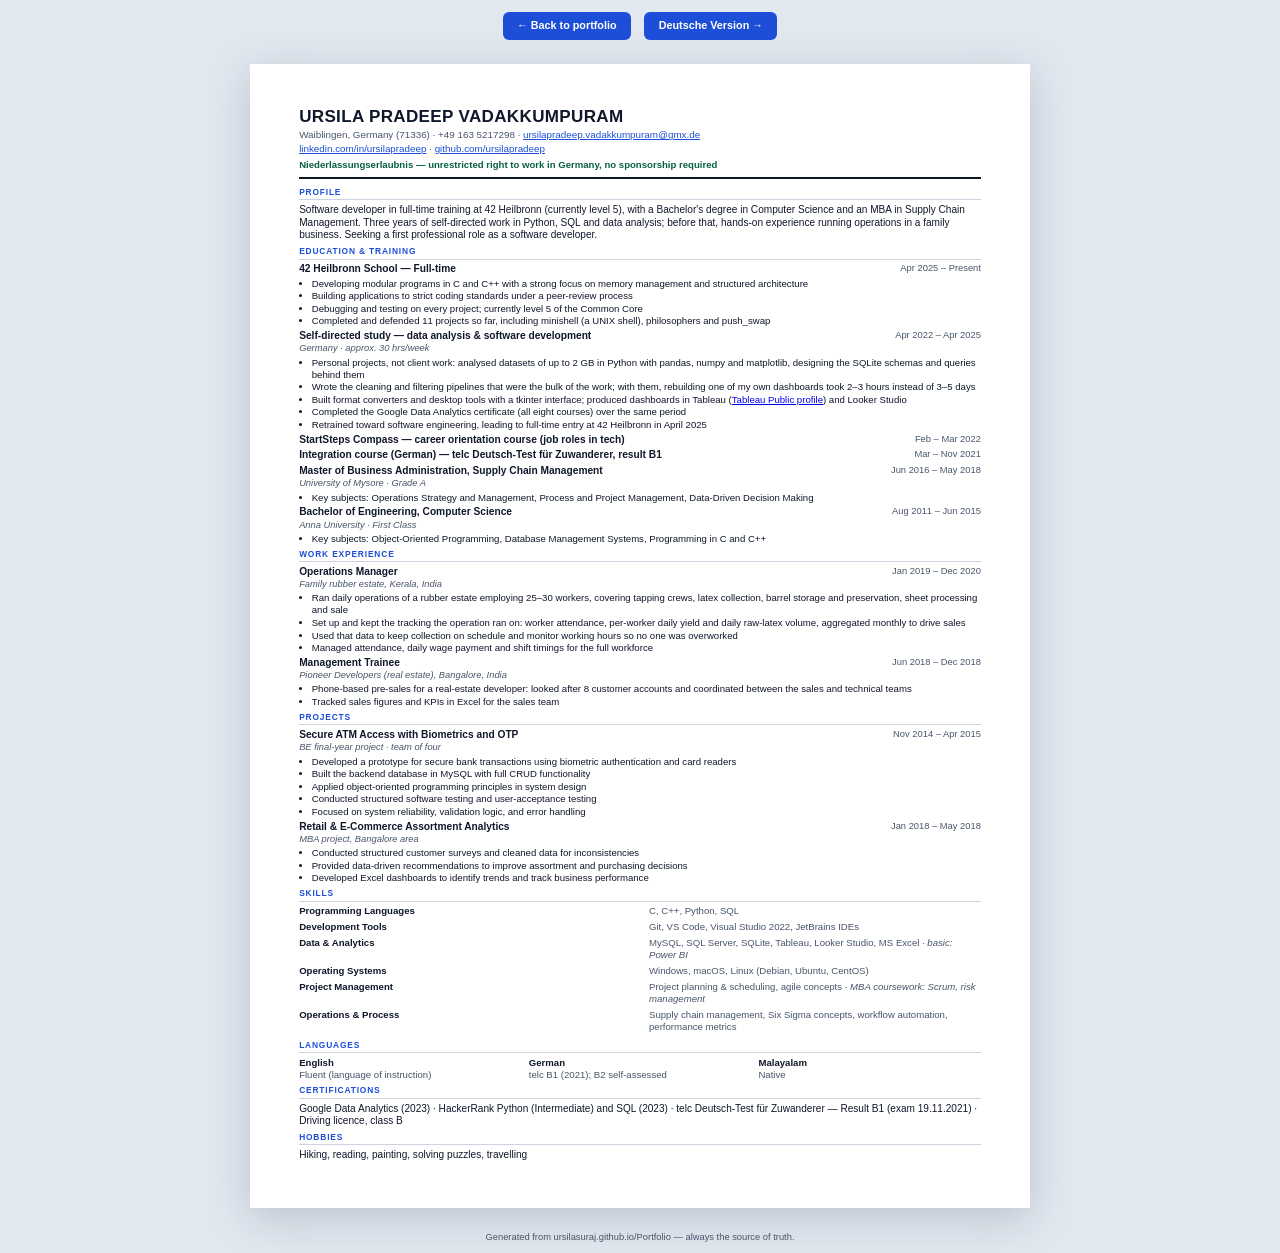
<file: cv.html>
<!DOCTYPE html>
<html lang="en">
<head>
<meta charset="UTF-8" />
<meta name="viewport" content="width=device-width, initial-scale=1.0" />
<title>CV — Ursila Pradeep Vadakkumpuram</title>
<meta name="description" content="Curriculum Vitae — Ursila Pradeep Vadakkumpuram, Software Developer." />
<link rel="canonical" href="https://ursilasuraj.github.io/Portfolio/cv.html" />
<link rel="icon" href="assets/favicon.svg" type="image/svg+xml" />
<style>
  /* Deliberately separate from styles.css: this page is the source Chromium prints to PDF
     (see tools/build-cv-pdf.mjs), so it needs a plain, high-contrast, ATS-friendly layout
     rather than the site's dark glassmorphism theme. Real selectable text throughout —
     no images of text, so applicant-tracking systems can parse it. */
  :root {
    --ink: #0f172a;
    --muted: #475569;
    --line: #cbd5e1;
    --accent: #1d4ed8;
    --bg: #ffffff;
  }
  * { box-sizing: border-box; }
  html { font-size: 12px; }
  html, body { background: #e2e8f0; margin: 0; }
  body {
    font-family: 'Inter', 'Helvetica Neue', Arial, sans-serif;
    color: var(--ink);
    line-height: 1.26;
    -webkit-font-smoothing: antialiased;
  }
  .page {
    max-width: 780px;
    margin: 2rem auto;
    background: var(--bg);
    padding: 1.1cm 1.3cm;
    box-shadow: 0 10px 40px rgba(15, 23, 42, 0.18);
  }
  header.cv-head {
    display: flex;
    justify-content: space-between;
    align-items: flex-start;
    gap: 1.5rem;
    border-bottom: 2.5px solid var(--ink);
    padding-bottom: 0.5rem;
    margin-bottom: 0.65rem;
  }
  header.cv-head h1 {
    margin: 0 0 0.2rem;
    font-size: 1.42rem;
    letter-spacing: 0.02em;
  }
  .contact-line {
    color: var(--muted);
    font-size: 0.82rem;
    margin: 0 0 0.1rem;
  }
  .contact-line a { color: var(--accent); text-decoration: underline; }
  .permit-line {
    margin: 0.3rem 0 0;
    font-size: 0.8rem;
    font-weight: 600;
    color: #065f46;
  }
  section { margin-bottom: 0.34rem; }
  h2.cv-section {
    font-size: 0.7rem;
    text-transform: uppercase;
    letter-spacing: 0.1em;
    color: var(--accent);
    border-bottom: 1px solid var(--line);
    padding-bottom: 0.15rem;
    margin: 0 0 0.32rem;
  }
  .profile-text { margin: 0; font-size: 0.84rem; }
  .entry { margin-bottom: 0.24rem; }
  .entry:last-child { margin-bottom: 0; }
  .entry-head {
    display: flex;
    justify-content: space-between;
    gap: 1rem;
    font-weight: 700;
    font-size: 0.85rem;
  }
  .entry-org {
    font-size: 0.78rem;
    color: var(--muted);
    font-style: italic;
    margin: 0.02rem 0 0.12rem;
  }
  .entry-date { font-weight: 500; color: var(--muted); white-space: nowrap; font-size: 0.78rem; }
  ul.cv-list { margin: 0.12rem 0 0; padding-left: 1.05rem; font-size: 0.8rem; }
  ul.cv-list li { margin-bottom: 0.04rem; }
  dl.skills-grid { margin: 0; }
  .skills-grid { display: grid; grid-template-columns: 1fr 1fr; gap: 0.1rem 1.5rem; font-size: 0.8rem; }
  .skills-grid dt { font-weight: 700; margin: 0; }
  .skills-grid dd { margin: 0 0 0.22rem; color: var(--muted); }
  .lang-grid { display: grid; grid-template-columns: repeat(3, 1fr); gap: 0.6rem; font-size: 0.8rem; }
  .lang-grid strong { display: block; }
  .lang-grid span { color: var(--muted); }
  .cv-footer-note {
    margin-top: 1.5rem;
    font-size: 0.78rem;
    color: var(--muted);
    text-align: center;
  }
  .screen-only { }
  .print-actions { max-width: 800px; margin: 1rem auto 0; text-align: center; }
  .print-actions a {
    display: inline-block;
    background: var(--accent);
    color: #fff;
    text-decoration: none;
    padding: 0.6rem 1.2rem;
    border-radius: 0.5rem;
    font-size: 0.9rem;
    font-weight: 600;
  }

  @media print {
    html, body { background: #fff; }
    .page { box-shadow: none; margin: 0; padding: 0; max-width: none; }
    .print-actions, .screen-only { display: none !important; }
    @page { size: A4; margin: 0; }
    body { padding: 0.65cm 1.1cm; line-height: 1.2; }
  }
</style>
</head>
<body>
  <div class="print-actions screen-only">
    <a href="index.html">← Back to portfolio</a>
    &nbsp;&nbsp;
    <a href="cv-de.html">Deutsche Version →</a>
  </div>

  <div class="page">
    <header class="cv-head">
      <div>
        <h1>URSILA PRADEEP VADAKKUMPURAM</h1>
        <p class="contact-line">
          Waiblingen, Germany (71336) · +49 163 5217298 ·
          <a href="mailto:ursilapradeep.vadakkumpuram@gmx.de">ursilapradeep.vadakkumpuram@gmx.de</a>
        </p>
        <p class="contact-line">
          <a href="https://www.linkedin.com/in/ursilapradeep/">linkedin.com/in/ursilapradeep</a> ·
          <a href="https://github.com/ursilapradeep">github.com/ursilapradeep</a>
        </p>
        <p class="permit-line">Niederlassungserlaubnis — unrestricted right to work in Germany, no sponsorship required</p>
      </div>
    </header>

    <section>
      <h2 class="cv-section">Profile</h2>
      <p class="profile-text">
        Software developer in full-time training at 42 Heilbronn (currently level 5), with a Bachelor's degree in
        Computer Science and an MBA in Supply Chain Management. Three years of self-directed work in Python, SQL
        and data analysis; before that, hands-on experience running operations in a family business. Seeking a
        first professional role as a software developer.
      </p>
    </section>

    <section>
      <h2 class="cv-section">Education &amp; Training</h2>
      <div class="entry">
        <div class="entry-head"><span>42 Heilbronn School — Full-time</span><span class="entry-date">Apr 2025 – Present</span></div>
        <ul class="cv-list">
          <li>Developing modular programs in C and C++ with a strong focus on memory management and structured architecture</li>
          <li>Building applications to strict coding standards under a peer-review process</li>
          <li>Debugging and testing on every project; currently level 5 of the Common Core</li>
          <li>Completed and defended 11 projects so far, including minishell (a UNIX shell), philosophers and push_swap</li>
        </ul>
      </div>
      <div class="entry">
        <div class="entry-head"><span>Self-directed study &mdash; data analysis &amp; software development</span><span class="entry-date">Apr 2022 – Apr 2025</span></div>
        <p class="entry-org">Germany · approx. 30 hrs/week</p>
        <ul class="cv-list">
          <li>Personal projects, not client work: analysed datasets of up to 2 GB in Python with pandas, numpy and matplotlib, designing the SQLite schemas and queries behind them</li>
          <li>Wrote the cleaning and filtering pipelines that were the bulk of the work; with them, rebuilding one of my own dashboards took 2–3 hours instead of 3–5 days</li>
          <li>Built format converters and desktop tools with a tkinter interface; produced dashboards in Tableau (<a href="https://public.tableau.com/app/profile/ursilapradeep.vadakkumpuram/vizzes">Tableau Public profile</a>) and Looker Studio</li>
          <li>Completed the Google Data Analytics certificate (all eight courses) over the same period</li>
          <li>Retrained toward software engineering, leading to full-time entry at 42 Heilbronn in April 2025</li>
        </ul>
      </div>
      <div class="entry">
        <div class="entry-head"><span>StartSteps Compass — career orientation course (job roles in tech)</span><span class="entry-date">Feb – Mar 2022</span></div>
      </div>
      <div class="entry">
        <div class="entry-head"><span>Integration course (German) — telc Deutsch-Test für Zuwanderer, result B1</span><span class="entry-date">Mar – Nov 2021</span></div>
      </div>
      <div class="entry">
        <div class="entry-head"><span>Master of Business Administration, Supply Chain Management</span><span class="entry-date">Jun 2016 – May 2018</span></div>
        <p class="entry-org">University of Mysore · Grade A</p>
        <ul class="cv-list">
          <li>Key subjects: Operations Strategy and Management, Process and Project Management, Data-Driven Decision Making</li>
        </ul>
      </div>
      <div class="entry">
        <div class="entry-head"><span>Bachelor of Engineering, Computer Science</span><span class="entry-date">Aug 2011 – Jun 2015</span></div>
        <p class="entry-org">Anna University · First Class</p>
        <ul class="cv-list">
          <li>Key subjects: Object-Oriented Programming, Database Management Systems, Programming in C and C++</li>
        </ul>
      </div>
    </section>

    <section>
      <h2 class="cv-section">Work Experience</h2>
      <div class="entry">
        <div class="entry-head"><span>Operations Manager</span><span class="entry-date">Jan 2019 – Dec 2020</span></div>
        <p class="entry-org">Family rubber estate, Kerala, India</p>
        <ul class="cv-list">
          <li>Ran daily operations of a rubber estate employing 25–30 workers, covering tapping crews, latex collection, barrel storage and preservation, sheet processing and sale</li>
          <li>Set up and kept the tracking the operation ran on: worker attendance, per-worker daily yield and daily raw-latex volume, aggregated monthly to drive sales</li>
          <li>Used that data to keep collection on schedule and monitor working hours so no one was overworked</li>
          <li>Managed attendance, daily wage payment and shift timings for the full workforce</li>
        </ul>
      </div>
      <div class="entry">
        <div class="entry-head"><span>Management Trainee</span><span class="entry-date">Jun 2018 – Dec 2018</span></div>
        <p class="entry-org">Pioneer Developers (real estate), Bangalore, India</p>
        <ul class="cv-list">
          <li>Phone-based pre-sales for a real-estate developer: looked after 8 customer accounts and coordinated between the sales and technical teams</li>
          <li>Tracked sales figures and KPIs in Excel for the sales team</li>
        </ul>
      </div>
    </section>

    <section>
      <h2 class="cv-section">Projects</h2>
      <div class="entry">
        <div class="entry-head"><span>Secure ATM Access with Biometrics and OTP</span><span class="entry-date">Nov 2014 – Apr 2015</span></div>
        <p class="entry-org">BE final-year project · team of four</p>
        <ul class="cv-list">
          <li>Developed a prototype for secure bank transactions using biometric authentication and card readers</li>
          <li>Built the backend database in MySQL with full CRUD functionality</li>
          <li>Applied object-oriented programming principles in system design</li>
          <li>Conducted structured software testing and user-acceptance testing</li>
          <li>Focused on system reliability, validation logic, and error handling</li>
        </ul>
      </div>
      <div class="entry">
        <div class="entry-head"><span>Retail &amp; E-Commerce Assortment Analytics</span><span class="entry-date">Jan 2018 – May 2018</span></div>
        <p class="entry-org">MBA project, Bangalore area</p>
        <ul class="cv-list">
          <li>Conducted structured customer surveys and cleaned data for inconsistencies</li>
          <li>Provided data-driven recommendations to improve assortment and purchasing decisions</li>
          <li>Developed Excel dashboards to identify trends and track business performance</li>
        </ul>
      </div>
    </section>

    <section>
      <h2 class="cv-section">Skills</h2>
      <dl class="skills-grid">
        <dt>Programming Languages</dt><dd>C, C++, Python, SQL</dd>
        <dt>Development Tools</dt><dd>Git, VS Code, Visual Studio 2022, JetBrains IDEs</dd>
        <dt>Data &amp; Analytics</dt><dd>MySQL, SQL Server, SQLite, Tableau, Looker Studio, MS Excel · <em>basic: Power BI</em></dd>
        <dt>Operating Systems</dt><dd>Windows, macOS, Linux (Debian, Ubuntu, CentOS)</dd>
        <dt>Project Management</dt><dd>Project planning &amp; scheduling, agile concepts · <em>MBA coursework: Scrum, risk management</em></dd>
        <dt>Operations &amp; Process</dt><dd>Supply chain management, Six Sigma concepts, workflow automation, performance metrics</dd>
      </dl>
    </section>

    <section>
      <h2 class="cv-section">Languages</h2>
      <div class="lang-grid">
        <div><strong>English</strong><span>Fluent (language of instruction)</span></div>
        <div><strong>German</strong><span>telc B1 (2021); B2 self-assessed</span></div>
        <div><strong>Malayalam</strong><span>Native</span></div>
      </div>
    </section>

    <section>
      <h2 class="cv-section">Certifications</h2>
      <p class="profile-text">
        Google Data Analytics (2023) · HackerRank Python (Intermediate) and SQL (2023) ·
        telc Deutsch-Test für Zuwanderer — Result B1 (exam 19.11.2021) · Driving licence, class B
      </p>
    </section>

    <section>
      <h2 class="cv-section">Hobbies</h2>
      <p class="profile-text">Hiking, reading, painting, solving puzzles, travelling</p>
    </section>
  </div>
  <p class="cv-footer-note screen-only">Generated from ursilasuraj.github.io/Portfolio — always the source of truth.</p>
</body>
</html>
</file>
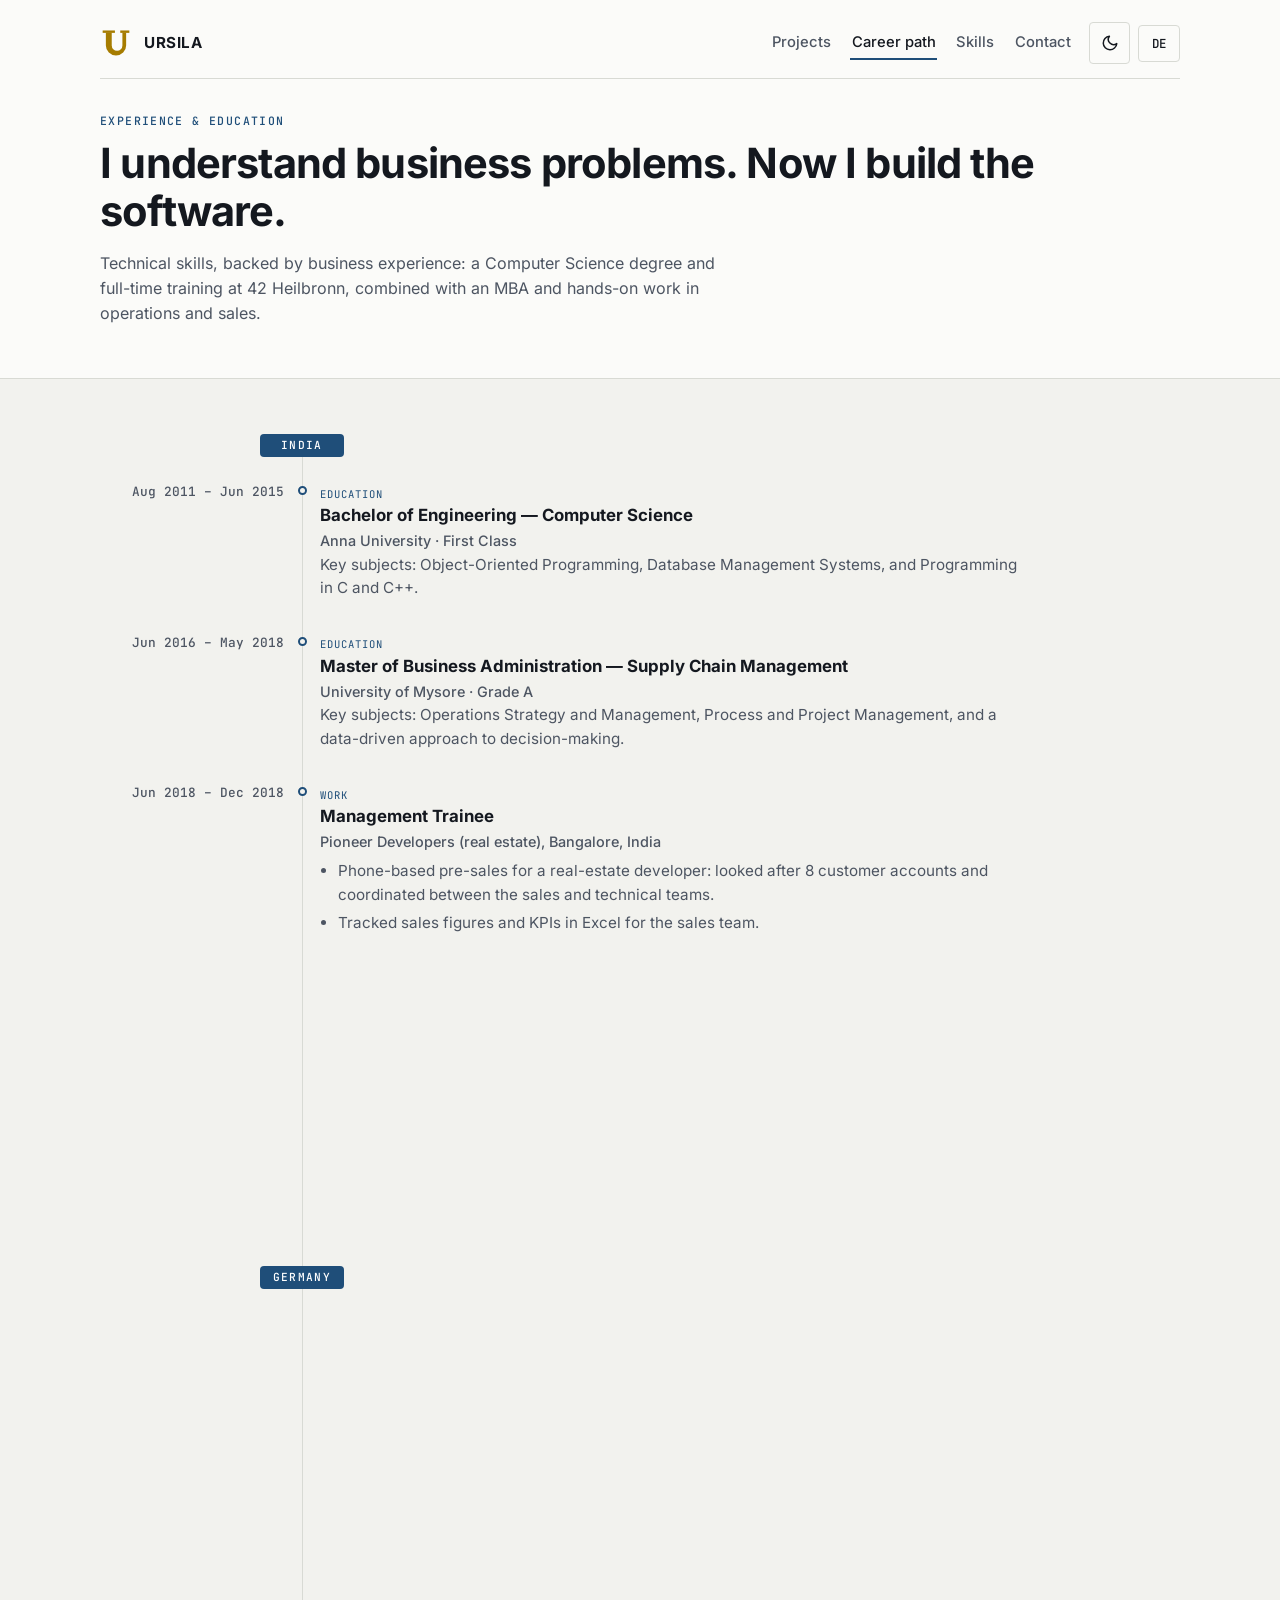
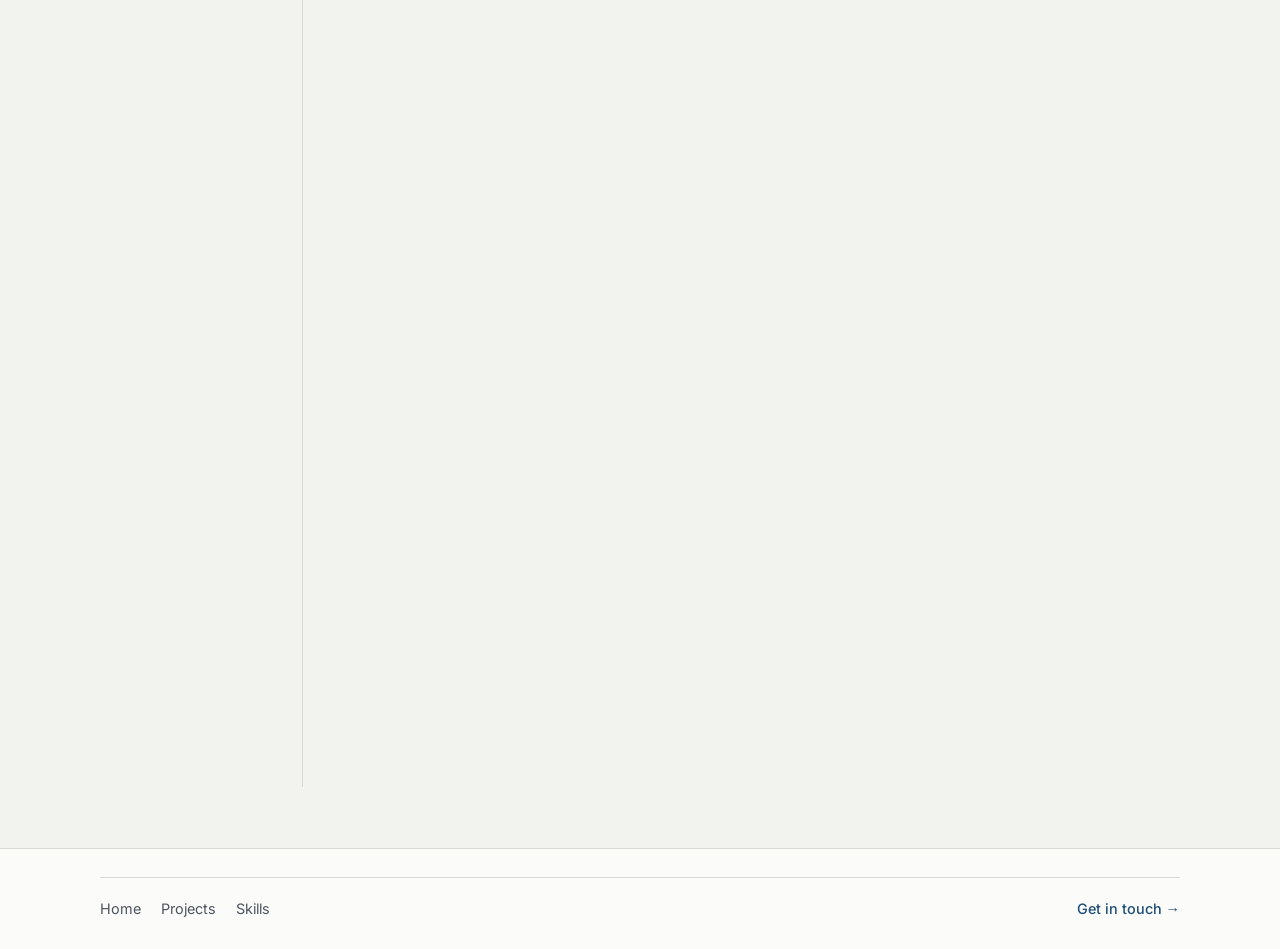
<file: education.html>
<!DOCTYPE html>
<html lang="en">
  <head>
    <meta charset="UTF-8" />
    <meta name="viewport" content="width=device-width, initial-scale=1.0" />
    <title>Career path | Ursila Pradeep Vadakkumpuram</title>
    <meta name="robots" content="noindex" />
    <link rel="canonical" href="https://ursilasuraj.github.io/Portfolio/experience.html" />
    <meta http-equiv="refresh" content="0; url=experience.html" />
  </head>
  <body>
    <p>Education is now part of the <a href="experience.html">career path timeline</a>.</p>
  </body>
</html>
</file>
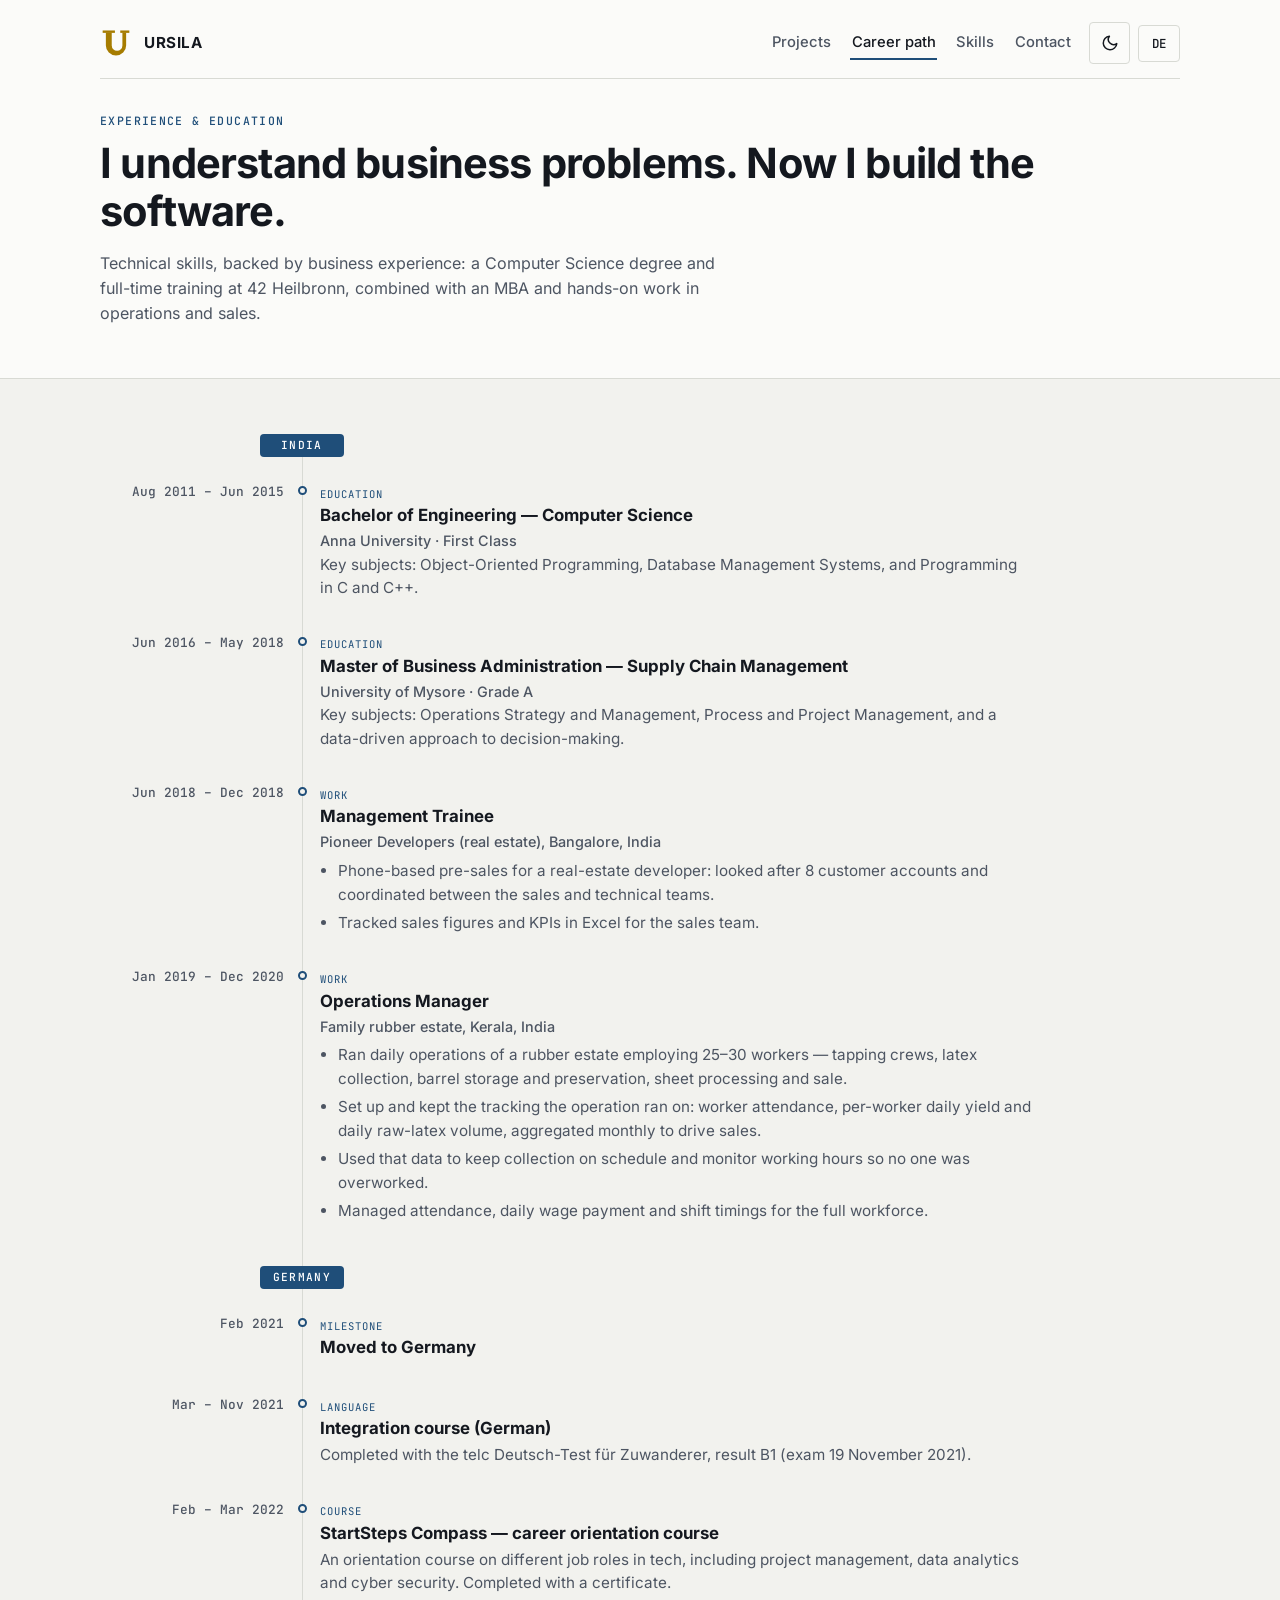
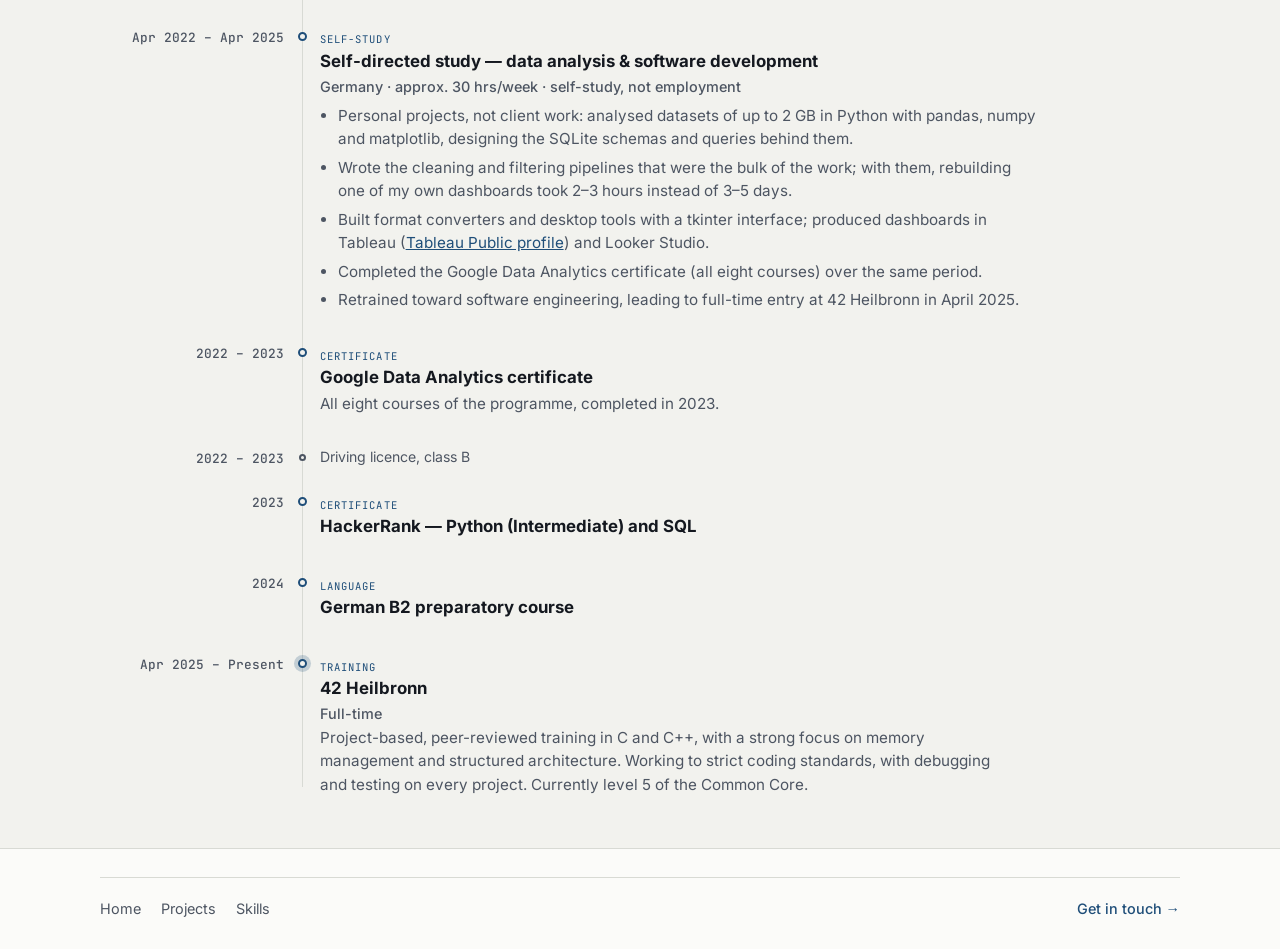
<file: experience.html>
<!DOCTYPE html>
<html lang="en">
  <head>
    <meta charset="UTF-8" />
    <meta name="viewport" content="width=device-width, initial-scale=1.0" />
    <title>Career path | Ursila Pradeep Vadakkumpuram</title>
    <meta
      name="description"
      content="Career path as one timeline: a Computer Science degree and an MBA in India, work in pre-sales and estate operations, the move to Germany in 2021, self-directed study, and full-time training at 42 Heilbronn."
    />
    <link rel="canonical" href="https://ursilasuraj.github.io/Portfolio/experience.html" />
    <meta name="theme-color" content="#1c140f" />
    <link rel="icon" href="assets/favicon.svg" type="image/svg+xml" />
    <link rel="alternate icon" href="assets/favicon.ico" />
    <link rel="apple-touch-icon" href="assets/apple-touch-icon.png" />
    <link rel="manifest" href="assets/site.webmanifest" />
    <meta property="og:type" content="website" />
    <meta property="og:title" content="Career path | Ursila Pradeep Vadakkumpuram" />
    <meta property="og:description" content="From a CS degree and an MBA in India to full-time software training at 42 Heilbronn, as one timeline." />
    <meta property="og:image" content="https://ursilasuraj.github.io/Portfolio/assets/og-image.png" />
    <meta property="og:url" content="https://ursilasuraj.github.io/Portfolio/experience.html" />
    <meta name="twitter:card" content="summary_large_image" />
    <link rel="preload" href="assets/fonts/inter-latin.woff2" as="font" type="font/woff2" crossorigin />
    <link rel="stylesheet" href="styles.css" />
    <script>
      (function () {
        var saved = localStorage.getItem('portfolio-theme');
        var theme =
          saved ||
          (window.matchMedia && window.matchMedia('(prefers-color-scheme: dark)').matches ? 'dark' : 'light');
        document.documentElement.setAttribute('data-theme', theme);
        var lang = localStorage.getItem('portfolio-lang') || (navigator.language || '').slice(0, 2);
        if (lang === 'de') document.documentElement.setAttribute('lang', 'de');
      })();
    </script>
  </head>
  <body data-page="experience">
    <a class="skip-link" href="#main" data-i18n="nav.skip">Skip to content</a>

    <header class="hero hero-small">
      <nav class="nav container">
        <a class="brand" href="index.html">
          <img src="assets/brand-mark.svg" alt="" width="44" height="44" />
          <span>Ursila</span>
        </a>
        <button class="nav-toggle" aria-label="Toggle menu" aria-expanded="false" aria-controls="nav-actions">
          <svg viewBox="0 0 24 24" fill="none" stroke="currentColor" stroke-width="2" aria-hidden="true">
            <path d="M3 6h18M3 12h18M3 18h18" />
          </svg>
        </button>
        <div class="nav-actions" id="nav-actions">
          <div class="nav-links">
            <a href="projects.html" data-i18n="nav.projects">Projects</a>
            <a href="experience.html" data-i18n="nav.experience">Career path</a>
            <a href="skills.html" data-i18n="nav.skills">Skills</a>
            <a href="contact.html" data-i18n="nav.contact">Contact</a>
          </div>
          <div class="nav-controls">
            <button type="button" class="theme-toggle" data-theme-toggle aria-label="Switch to light theme">
              <svg class="icon-sun" viewBox="0 0 24 24" fill="none" stroke="currentColor" stroke-width="2" stroke-linecap="round" stroke-linejoin="round" aria-hidden="true"><circle cx="12" cy="12" r="5"/><path d="M12 1v2M12 21v2M4.22 4.22l1.42 1.42M18.36 18.36l1.42 1.42M1 12h2M21 12h2M4.22 19.78l1.42-1.42M18.36 5.64l1.42-1.42"/></svg>
              <svg class="icon-moon" viewBox="0 0 24 24" fill="none" stroke="currentColor" stroke-width="2" stroke-linecap="round" stroke-linejoin="round" aria-hidden="true"><path d="M21 12.79A9 9 0 1 1 11.21 3 7 7 0 0 0 21 12.79z"/></svg>
            </button>
            <button type="button" class="lang-toggle" data-lang-current="en" aria-label="Switch to German">DE</button>
          </div>
        </div>
      </nav>

      <div class="container hero-small-copy">
        <p class="eyebrow" data-i18n="experience.eyebrow">Experience &amp; Education</p>
        <h1 data-i18n="experience.title">I understand business problems. Now I build the software.</h1>
        <p class="lead" data-i18n="experience.lead">
          Technical skills, backed by business experience: a Computer Science degree and full-time training at
          42 Heilbronn, combined with an MBA and hands-on work in operations and sales.
        </p>
      </div>
    </header>

    <main id="main">
      <section class="section section-light">
        <div class="container">
          <h2 class="visually-hidden" data-i18n="experience.heading">Timeline</h2>
          <ol class="path">
            <li class="path-place"><span data-i18n="path.place.india">India</span></li>
            <li class="path-item">
              <div class="path-date">Aug 2011 – Jun 2015</div>
              <div class="path-body">
                <span class="path-kind" data-i18n="path.kind.education">Education</span>
                <h3 data-i18n="education.card3.title">Bachelor of Engineering — Computer Science</h3>
                <p class="path-org">Anna University · First Class</p>
                <p data-i18n="education.card3.body">Key subjects: Object-Oriented Programming, Database Management Systems, and Programming in C and C++.</p>
              </div>
            </li>
            <li class="path-item">
              <div class="path-date">Jun 2016 – May 2018</div>
              <div class="path-body">
                <span class="path-kind" data-i18n="path.kind.education">Education</span>
                <h3 data-i18n="education.card2.title">Master of Business Administration — Supply Chain Management</h3>
                <p class="path-org">University of Mysore · Grade A</p>
                <p data-i18n="education.card2.body">Key subjects: Operations Strategy and Management, Process and Project Management, and a data-driven approach to decision-making.</p>
              </div>
            </li>
            <li class="path-item">
              <div class="path-date">Jun 2018 – Dec 2018</div>
              <div class="path-body">
                <span class="path-kind" data-i18n="path.kind.work">Work</span>
                <h3 data-i18n="experience.card3.title">Management Trainee</h3>
                <p class="path-org"><span data-i18n="experience.card3.org">Pioneer Developers (real estate), Bangalore, India</span></p>
                <ul>
                  <li data-i18n="experience.card3.item1">Phone-based pre-sales for a real-estate developer: looked after 8 customer accounts and coordinated between the sales and technical teams.</li>
                  <li data-i18n="experience.card3.item2">Tracked sales figures and KPIs in Excel for the sales team.</li>
                </ul>
              </div>
            </li>
            <li class="path-item">
              <div class="path-date">Jan 2019 – Dec 2020</div>
              <div class="path-body">
                <span class="path-kind" data-i18n="path.kind.work">Work</span>
                <h3 data-i18n="experience.card2.title">Operations Manager</h3>
                <p class="path-org"><span data-i18n="experience.card2.org">Family rubber estate, Kerala, India</span></p>
                <ul>
                  <li data-i18n="experience.card2.item1">Ran daily operations of a rubber estate employing 25–30 workers — tapping crews, latex collection, barrel storage and preservation, sheet processing and sale.</li>
                  <li data-i18n="experience.card2.item2">Set up and kept the tracking the operation ran on: worker attendance, per-worker daily yield and daily raw-latex volume, aggregated monthly to drive sales.</li>
                  <li data-i18n="experience.card2.item3">Used that data to keep collection on schedule and monitor working hours so no one was overworked.</li>
                  <li data-i18n="experience.card2.item4">Managed attendance, daily wage payment and shift timings for the full workforce.</li>
                </ul>
              </div>
            </li>
            <li class="path-place"><span data-i18n="path.place.germany">Germany</span></li>
            <li class="path-item path-item-compact">
              <div class="path-date">Feb 2021</div>
              <div class="path-body">
                <span class="path-kind" data-i18n="path.kind.milestone">Milestone</span>
                <h3 data-i18n="path.moved.title">Moved to Germany</h3>
              </div>
            </li>
            <li class="path-item">
              <div class="path-date">Mar – Nov 2021</div>
              <div class="path-body">
                <span class="path-kind" data-i18n="path.kind.language">Language</span>
                <h3 data-i18n="path.german.title">Integration course (German)</h3>
                <p data-i18n="path.german.body">Completed with the telc Deutsch-Test für Zuwanderer, result B1 (exam 19 November 2021).</p>
              </div>
            </li>
            <li class="path-item">
              <div class="path-date">Feb – Mar 2022</div>
              <div class="path-body">
                <span class="path-kind" data-i18n="path.kind.course">Course</span>
                <h3 data-i18n="path.compass.title">StartSteps Compass — career orientation course</h3>
                <p data-i18n="path.compass.body">An orientation course on different job roles in tech, including project management, data analytics and cyber security. Completed with a certificate.</p>
              </div>
            </li>
            <li class="path-item">
              <div class="path-date">Apr 2022 – Apr 2025</div>
              <div class="path-body">
                <span class="path-kind" data-i18n="path.kind.selfstudy">Self-study</span>
                <h3 data-i18n="experience.card1.title">Self-directed study &mdash; data analysis &amp; software development</h3>
                <p class="path-org"><span data-i18n="experience.card1.org">Germany · approx. 30 hrs/week · self-study, not employment</span></p>
                <ul>
                  <li data-i18n="experience.card1.item1">Personal projects, not client work: analysed datasets of up to 2&nbsp;GB in Python with pandas, numpy and matplotlib, designing the SQLite schemas and queries behind them.</li>
                  <li data-i18n="experience.card1.item2">Wrote the cleaning and filtering pipelines that were the bulk of the work; with them, rebuilding one of my own dashboards took 2–3 hours instead of 3–5 days.</li>
                  <li data-i18n="experience.card1.item3">Built format converters and desktop tools with a tkinter interface; produced dashboards in Tableau (<a href="https://public.tableau.com/app/profile/ursilapradeep.vadakkumpuram/vizzes" target="_blank" rel="noopener">Tableau Public profile</a>) and Looker Studio.</li>
                  <li data-i18n="experience.card1.item4">Completed the Google Data Analytics certificate (all eight courses) over the same period.</li>
                  <li data-i18n="experience.card1.item5">Retrained toward software engineering, leading to full-time entry at 42 Heilbronn in April 2025.</li>
                </ul>
              </div>
            </li>
            <li class="path-item">
              <div class="path-date">2022 – 2023</div>
              <div class="path-body">
                <span class="path-kind" data-i18n="path.kind.certificate">Certificate</span>
                <h3 data-i18n="path.gda.title">Google Data Analytics certificate</h3>
                <p data-i18n="path.gda.body">All eight courses of the programme, completed in 2023.</p>
              </div>
            </li>
            <li class="path-item path-item-quiet">
              <div class="path-date">2022 – 2023</div>
              <div class="path-body">
                <p data-i18n="path.licence.title">Driving licence, class B</p>
              </div>
            </li>
            <li class="path-item">
              <div class="path-date">2023</div>
              <div class="path-body">
                <span class="path-kind" data-i18n="path.kind.certificate">Certificate</span>
                <h3 data-i18n="path.hackerrank.title">HackerRank — Python (Intermediate) and SQL</h3>
              </div>
            </li>
            <li class="path-item">
              <div class="path-date">2024</div>
              <div class="path-body">
                <span class="path-kind" data-i18n="path.kind.language">Language</span>
                <h3 data-i18n="path.b2.title">German B2 preparatory course</h3>
              </div>
            </li>
            <li class="path-item path-item-now">
              <div class="path-date">Apr 2025 – Present</div>
              <div class="path-body">
                <span class="path-kind" data-i18n="path.kind.training">Training</span>
                <h3 data-i18n="education.card1.title">42 Heilbronn</h3>
                <p class="path-org"><span data-i18n="path.fulltime">Full-time</span></p>
                <p data-i18n="education.card1.body">Project-based, peer-reviewed training in C and C++, with a strong focus on memory management and structured architecture. Working to strict coding standards, with debugging and testing on every project. Currently level 5 of the Common Core.</p>
              </div>
            </li>
          </ol>
        </div>
      </section>
    </main>

    <footer class="footer">
      <div class="container footer-content">
        <ul class="footer-links">
          <li><a href="index.html" data-i18n="nav.home">Home</a></li>
          <li><a href="projects.html" data-i18n="nav.projects">Projects</a></li>
          <li><a href="skills.html" data-i18n="nav.skills">Skills</a></li>
        </ul>
        <a class="footer-cta" href="contact.html" data-i18n="footer.contactCta">Get in touch →</a>
      </div>
    </footer>

    <script src="js/theme.js"></script>
    <script src="js/nav.js"></script>
    <script src="js/i18n.js"></script>
    <script src="js/motion.js" defer></script>
  </body>
</html>
</file>
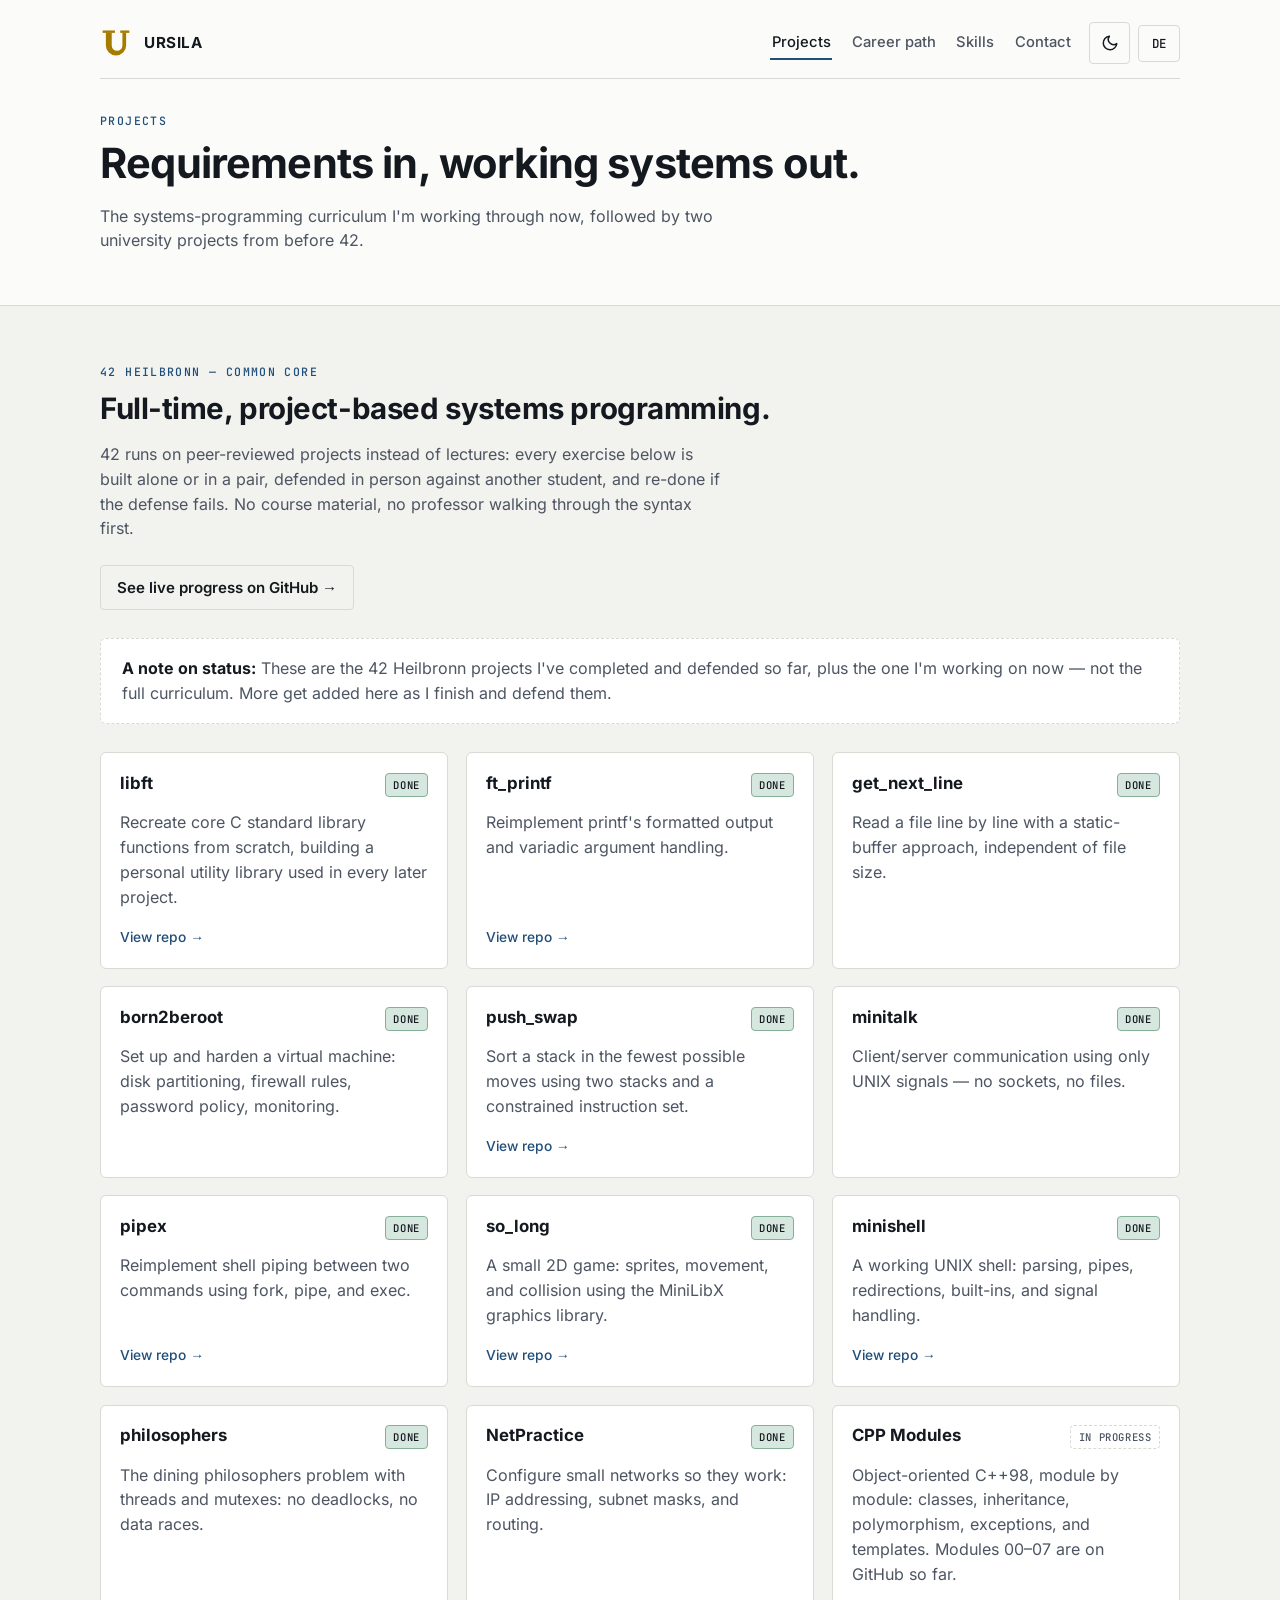
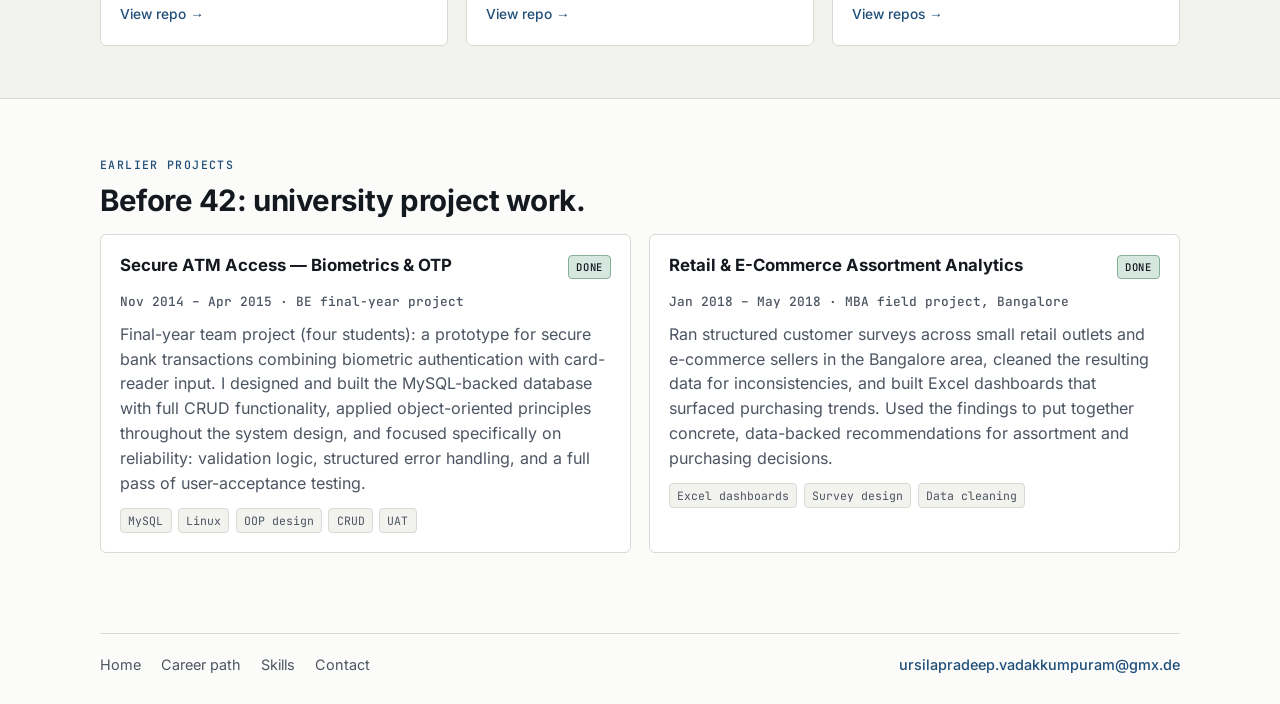
<file: projects.html>
<!DOCTYPE html>
<html lang="en">
  <head>
    <meta charset="UTF-8" />
    <meta name="viewport" content="width=device-width, initial-scale=1.0" />
    <title>Projects | Ursila Pradeep Vadakkumpuram</title>
    <meta
      name="description"
      content="Project work from 42 Heilbronn's C curriculum, plus two earlier university projects: a BE final-year secure-banking prototype and an MBA retail survey analysis."
    />
    <link rel="canonical" href="https://ursilasuraj.github.io/Portfolio/projects.html" />
    <meta name="theme-color" content="#1c140f" />
    <link rel="icon" href="assets/favicon.svg" type="image/svg+xml" />
    <link rel="alternate icon" href="assets/favicon.ico" />
    <link rel="apple-touch-icon" href="assets/apple-touch-icon.png" />
    <link rel="manifest" href="assets/site.webmanifest" />
    <meta property="og:type" content="website" />
    <meta property="og:title" content="Projects | Ursila Pradeep Vadakkumpuram" />
    <meta property="og:description" content="Project work from 42 Heilbronn, a secure-banking prototype, and a retail analytics project." />
    <meta property="og:image" content="https://ursilasuraj.github.io/Portfolio/assets/og-image.png" />
    <meta property="og:url" content="https://ursilasuraj.github.io/Portfolio/projects.html" />
    <meta name="twitter:card" content="summary_large_image" />
    <link rel="preload" href="assets/fonts/inter-latin.woff2" as="font" type="font/woff2" crossorigin />
    <link rel="stylesheet" href="styles.css" />
    <script>
      (function () {
        var saved = localStorage.getItem('portfolio-theme');
        var theme =
          saved ||
          (window.matchMedia && window.matchMedia('(prefers-color-scheme: dark)').matches ? 'dark' : 'light');
        document.documentElement.setAttribute('data-theme', theme);
        var lang = localStorage.getItem('portfolio-lang') || (navigator.language || '').slice(0, 2);
        if (lang === 'de') document.documentElement.setAttribute('lang', 'de');
      })();
    </script>
  </head>
  <body data-page="projects">
    <a class="skip-link" href="#main" data-i18n="nav.skip">Skip to content</a>

    <header class="hero hero-small">
      <nav class="nav container">
        <a class="brand" href="index.html">
          <img src="assets/brand-mark.svg" alt="" width="44" height="44" />
          <span>Ursila</span>
        </a>
        <button class="nav-toggle" aria-label="Toggle menu" aria-expanded="false" aria-controls="nav-actions">
          <svg viewBox="0 0 24 24" fill="none" stroke="currentColor" stroke-width="2" aria-hidden="true">
            <path d="M3 6h18M3 12h18M3 18h18" />
          </svg>
        </button>
        <div class="nav-actions" id="nav-actions">
          <div class="nav-links">
            <a href="projects.html" data-i18n="nav.projects">Projects</a>
            <a href="experience.html" data-i18n="nav.experience">Career path</a>
            <a href="skills.html" data-i18n="nav.skills">Skills</a>
            <a href="contact.html" data-i18n="nav.contact">Contact</a>
          </div>
          <div class="nav-controls">
            <button type="button" class="theme-toggle" data-theme-toggle aria-label="Switch to light theme">
              <svg class="icon-sun" viewBox="0 0 24 24" fill="none" stroke="currentColor" stroke-width="2" stroke-linecap="round" stroke-linejoin="round" aria-hidden="true"><circle cx="12" cy="12" r="5"/><path d="M12 1v2M12 21v2M4.22 4.22l1.42 1.42M18.36 18.36l1.42 1.42M1 12h2M21 12h2M4.22 19.78l1.42-1.42M18.36 5.64l1.42-1.42"/></svg>
              <svg class="icon-moon" viewBox="0 0 24 24" fill="none" stroke="currentColor" stroke-width="2" stroke-linecap="round" stroke-linejoin="round" aria-hidden="true"><path d="M21 12.79A9 9 0 1 1 11.21 3 7 7 0 0 0 21 12.79z"/></svg>
            </button>
            <button type="button" class="lang-toggle" data-lang-current="en" aria-label="Switch to German">DE</button>
          </div>
        </div>
      </nav>

      <div class="container hero-small-copy">
        <p class="eyebrow" data-i18n="projects.eyebrow">Projects</p>
        <h1 data-i18n="projects.title">Requirements in, working systems out.</h1>
        <p class="lead" data-i18n="projects.lead">
          The systems-programming curriculum I'm working through now, followed by two university projects from before 42.
        </p>
      </div>
    </header>

    <main id="main">
      <section class="section section-light">
        <div class="container">
          <p class="eyebrow" data-i18n="projects.core.eyebrow">42 Heilbronn — Common Core</p>
          <h2 data-i18n="projects.core.title">Full-time, project-based systems programming.</h2>
          <p class="lead" data-i18n="projects.core.lead">
            42 runs on peer-reviewed projects instead of lectures: every exercise below is built alone or in a
            pair, defended in person against another student, and re-done if the defense fails. No course
            material, no professor walking through the syntax first.
          </p>
          <p class="section-link-row">
            <a class="btn btn-secondary" href="https://github.com/ursilapradeep" target="_blank" rel="noopener" data-i18n="projects.core.githubCta">
              See live progress on GitHub →
            </a>
          </p>

          <div class="project-note">
            <strong data-i18n="projects.core.noteLabel">A note on status:</strong>
            <span data-i18n="projects.core.noteBody">
              These are the 42 Heilbronn projects I've completed and defended so far, plus the one I'm working on now — not the full curriculum.
              More get added here as I finish and defend them.
            </span>
          </div>

          <div class="project-grid" style="margin-top: 1.75rem;">
            <!-- Projects shown here are the ones Ursila has confirmed. philosophers, NetPractice and the
                 CPP modules were added on her instruction (2026-11-13); the CPP modules are marked in
                 progress. Repo links point at github.com/ursilapradeep. get_next_line, born2beroot and
                 minitalk have no public repo. Do not add a card without her explicit sign-off. -->
            <article class="card project-card" data-status="done">
              <div class="project-card-head">
                <h3>libft</h3>
                <span class="status-badge status-done" data-i18n="status.done">Done</span>
              </div>
              <p data-i18n="projects.core.libft">Recreate core C standard library functions from scratch, building a personal utility library used in every later project.</p>
              <div class="project-links">
                <a href="https://github.com/ursilapradeep/42_LIBFT" target="_blank" rel="noopener" data-i18n="projects.core.viewRepo">View repo →</a>
              </div>
            </article>
            <article class="card project-card" data-status="done">
              <div class="project-card-head">
                <h3>ft_printf</h3>
                <span class="status-badge status-done" data-i18n="status.done">Done</span>
              </div>
              <p data-i18n="projects.core.ftprintf">Reimplement printf's formatted output and variadic argument handling.</p>
              <div class="project-links">
                <a href="https://github.com/ursilapradeep/42_ft_printf" target="_blank" rel="noopener" data-i18n="projects.core.viewRepo">View repo →</a>
              </div>
            </article>
            <article class="card project-card" data-status="done">
              <div class="project-card-head">
                <h3>get_next_line</h3>
                <span class="status-badge status-done" data-i18n="status.done">Done</span>
              </div>
              <p data-i18n="projects.core.gnl">Read a file line by line with a static-buffer approach, independent of file size.</p>
            </article>
            <article class="card project-card" data-status="done">
              <div class="project-card-head">
                <h3>born2beroot</h3>
                <span class="status-badge status-done" data-i18n="status.done">Done</span>
              </div>
              <p data-i18n="projects.core.born2beroot">Set up and harden a virtual machine: disk partitioning, firewall rules, password policy, monitoring.</p>
            </article>
            <article class="card project-card" data-status="done">
              <div class="project-card-head">
                <h3>push_swap</h3>
                <span class="status-badge status-done" data-i18n="status.done">Done</span>
              </div>
              <p data-i18n="projects.core.pushswap">Sort a stack in the fewest possible moves using two stacks and a constrained instruction set.</p>
              <div class="project-links">
                <a href="https://github.com/ursilapradeep/42_Push_Swap" target="_blank" rel="noopener" data-i18n="projects.core.viewRepo">View repo →</a>
              </div>
            </article>
            <article class="card project-card" data-status="done">
              <div class="project-card-head">
                <h3>minitalk</h3>
                <span class="status-badge status-done" data-i18n="status.done">Done</span>
              </div>
              <p data-i18n="projects.core.minitalk">Client/server communication using only UNIX signals — no sockets, no files.</p>
            </article>
            <article class="card project-card" data-status="done">
              <div class="project-card-head">
                <h3>pipex</h3>
                <span class="status-badge status-done" data-i18n="status.done">Done</span>
              </div>
              <p data-i18n="projects.core.pipex">Reimplement shell piping between two commands using fork, pipe, and exec.</p>
              <div class="project-links">
                <a href="https://github.com/ursilapradeep/42_Pipex" target="_blank" rel="noopener" data-i18n="projects.core.viewRepo">View repo →</a>
              </div>
            </article>
            <article class="card project-card" data-status="done">
              <div class="project-card-head">
                <h3>so_long</h3>
                <span class="status-badge status-done" data-i18n="status.done">Done</span>
              </div>
              <p data-i18n="projects.core.solong">A small 2D game: sprites, movement, and collision using the MiniLibX graphics library.</p>
              <div class="project-links">
                <a href="https://github.com/ursilapradeep/42_So_long" target="_blank" rel="noopener" data-i18n="projects.core.viewRepo">View repo →</a>
              </div>
            </article>
            <article class="card project-card" data-status="done">
              <div class="project-card-head">
                <h3>minishell</h3>
                <span class="status-badge status-done" data-i18n="status.done">Done</span>
              </div>
              <p data-i18n="projects.core.minishell">A working UNIX shell: parsing, pipes, redirections, built-ins, and signal handling.</p>
              <div class="project-links">
                <a href="https://github.com/ursilapradeep/42_Minishell" target="_blank" rel="noopener" data-i18n="projects.core.viewRepo">View repo →</a>
              </div>
            </article>
            <article class="card project-card" data-status="done">
              <div class="project-card-head">
                <h3>philosophers</h3>
                <span class="status-badge status-done" data-i18n="status.done">Done</span>
              </div>
              <p data-i18n="projects.core.philo">The dining philosophers problem with threads and mutexes: no deadlocks, no data races.</p>
              <div class="project-links">
                <a href="https://github.com/ursilapradeep/42_Philosophers" target="_blank" rel="noopener" data-i18n="projects.core.viewRepo">View repo →</a>
              </div>
            </article>
            <article class="card project-card" data-status="done">
              <div class="project-card-head">
                <h3>NetPractice</h3>
                <span class="status-badge status-done" data-i18n="status.done">Done</span>
              </div>
              <p data-i18n="projects.core.netpractice">Configure small networks so they work: IP addressing, subnet masks, and routing.</p>
              <div class="project-links">
                <a href="https://github.com/ursilapradeep/Net_practice" target="_blank" rel="noopener" data-i18n="projects.core.viewRepo">View repo →</a>
              </div>
            </article>
            <article class="card project-card is-unconfirmed" data-status="in-progress">
              <div class="project-card-head">
                <h3>CPP Modules</h3>
                <span class="status-badge status-unconfirmed" data-i18n="status.inProgress">In progress</span>
              </div>
              <p data-i18n="projects.core.cpp">Object-oriented C++98, module by module: classes, inheritance, polymorphism, exceptions, and templates. Modules 00–07 are on GitHub so far.</p>
              <div class="project-links">
                <a href="https://github.com/ursilapradeep?tab=repositories&amp;q=cpp" target="_blank" rel="noopener" data-i18n="projects.core.viewRepos">View repos →</a>
              </div>
            </article>
          </div>
        </div>
      </section>

      <section class="section">
        <div class="container">
          <p class="eyebrow" data-i18n="projects.applied.eyebrow">Earlier Projects</p>
          <h2 data-i18n="projects.applied.title">Before 42: university project work.</h2>
          <div class="project-grid">
            <article class="card project-card">
              <div class="project-card-head">
                <h3 data-i18n="projects.atm.title">Secure ATM Access — Biometrics &amp; OTP</h3>
                <span class="status-badge status-done" data-i18n="status.done">Done</span>
              </div>
              <p class="meta">Nov 2014 – Apr 2015 · BE final-year project</p>
              <p data-i18n="projects.atm.body">
                Final-year team project (four students): a prototype for secure bank transactions combining biometric authentication with card-reader
                input. I designed and built the MySQL-backed database with full CRUD functionality, applied
                object-oriented principles throughout the system design, and focused specifically on reliability:
                validation logic, structured error handling, and a full pass of user-acceptance testing.
              </p>
              <ul class="tag-list">
                <li>MySQL</li>
                <li>Linux</li>
                <li>OOP design</li>
                <li>CRUD</li>
                <li>UAT</li>
              </ul>
            </article>
            <article class="card project-card">
              <div class="project-card-head">
                <h3 data-i18n="projects.retail.title">Retail &amp; E-Commerce Assortment Analytics</h3>
                <span class="status-badge status-done" data-i18n="status.done">Done</span>
              </div>
              <p class="meta">Jan 2018 – May 2018 · MBA field project, Bangalore</p>
              <p data-i18n="projects.retail.body">
                Ran structured customer surveys across small retail outlets and e-commerce sellers in the
                Bangalore area, cleaned the resulting data for inconsistencies, and built Excel dashboards that
                surfaced purchasing trends. Used the findings to put together concrete, data-backed
                recommendations for assortment and purchasing decisions.
              </p>
              <ul class="tag-list">
                <li>Excel dashboards</li>
                <li>Survey design</li>
                <li>Data cleaning</li>
              </ul>
            </article>
          </div>
        </div>
      </section>
    </main>

    <footer class="footer">
      <div class="container footer-content">
        <ul class="footer-links">
          <li><a href="index.html" data-i18n="nav.home">Home</a></li>
          <li><a href="experience.html" data-i18n="nav.experience">Career path</a></li>
          <li><a href="skills.html" data-i18n="nav.skills">Skills</a></li>
          <li><a href="contact.html" data-i18n="nav.contact">Contact</a></li>
        </ul>
        <a class="footer-cta" href="mailto:ursilapradeep.vadakkumpuram@gmx.de">ursilapradeep.vadakkumpuram@gmx.de</a>
      </div>
    </footer>

    <script src="js/theme.js"></script>
    <script src="js/nav.js"></script>
    <script src="js/i18n.js"></script>
    <script src="js/motion.js" defer></script>
  </body>
</html>
</file>
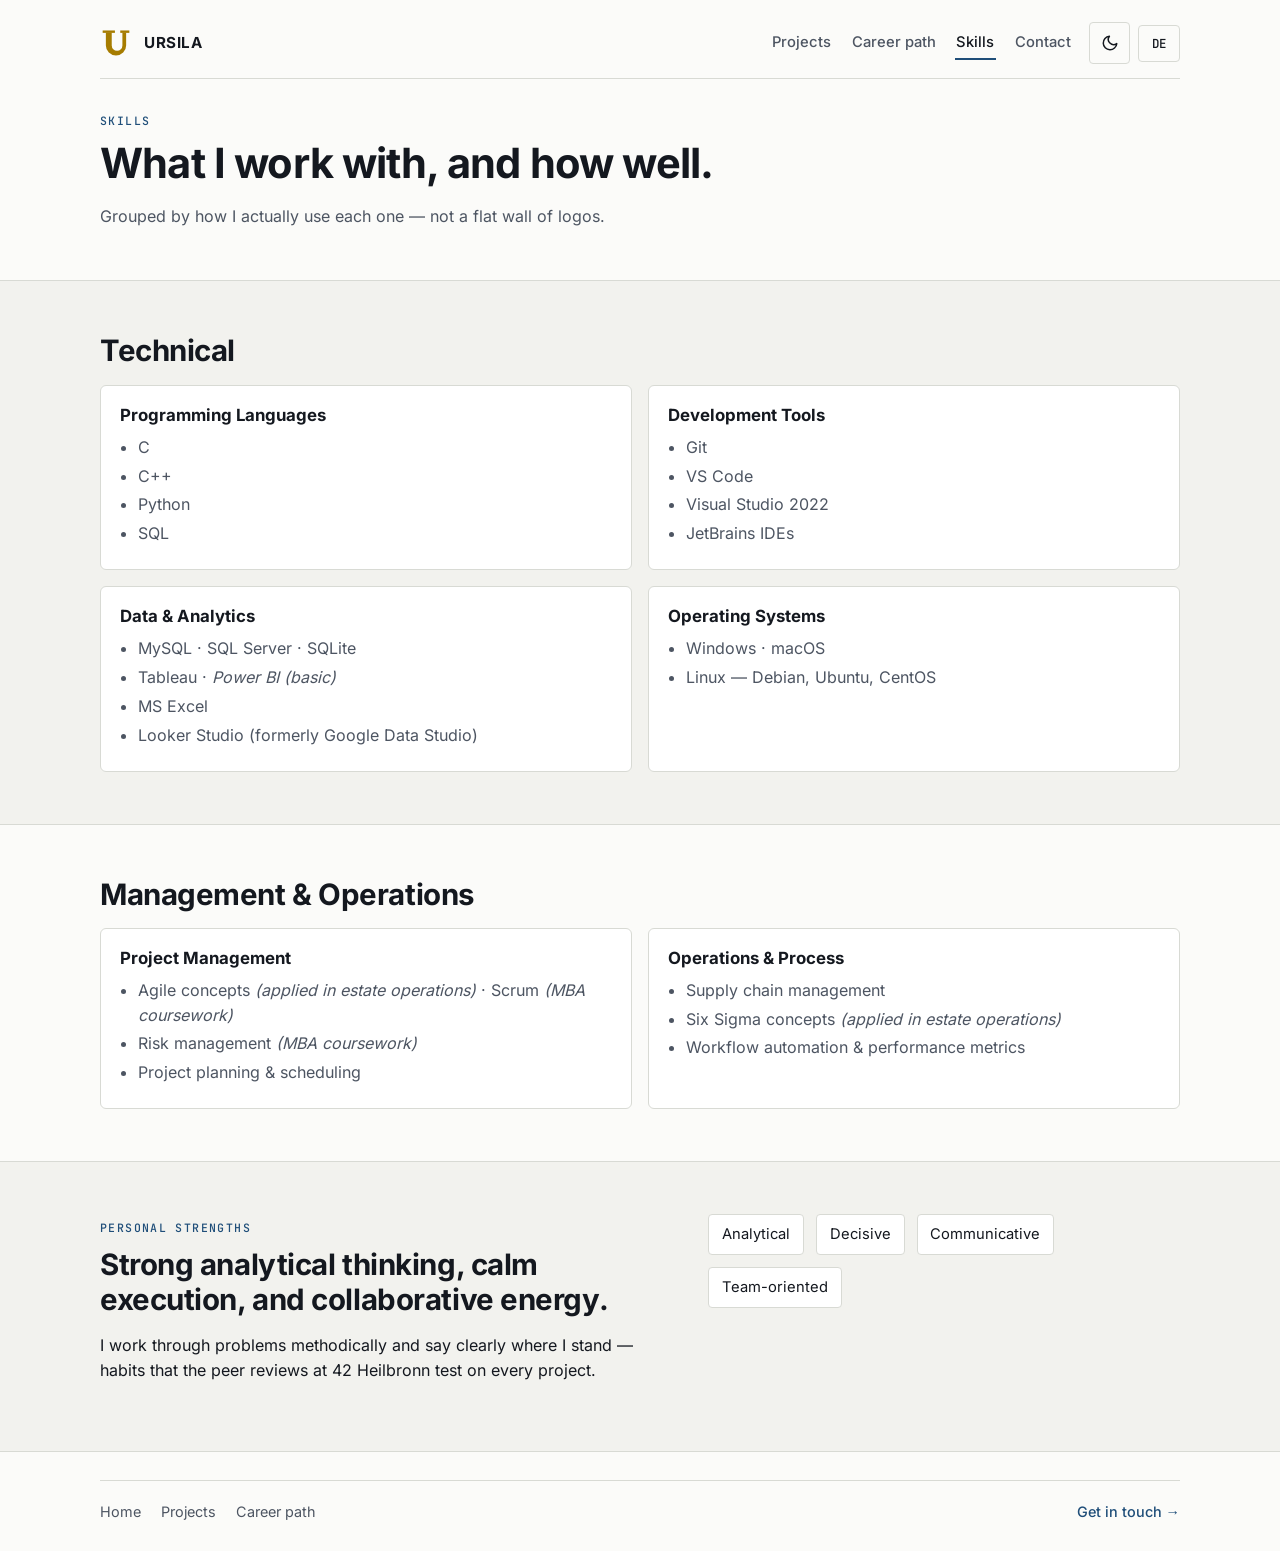
<file: skills.html>
<!DOCTYPE html>
<html lang="en">
  <head>
    <meta charset="UTF-8" />
    <meta name="viewport" content="width=device-width, initial-scale=1.0" />
    <title>Skills | Ursila Pradeep Vadakkumpuram</title>
    <meta
      name="description"
      content="Technical skills: C, C++, Python (pandas, numpy), SQL, SQLite, Tableau, Git - plus project management and process-improvement skills from an MBA in Supply Chain Management."
    />
    <link rel="canonical" href="https://ursilasuraj.github.io/Portfolio/skills.html" />
    <meta name="theme-color" content="#1c140f" />
    <link rel="icon" href="assets/favicon.svg" type="image/svg+xml" />
    <link rel="alternate icon" href="assets/favicon.ico" />
    <link rel="apple-touch-icon" href="assets/apple-touch-icon.png" />
    <link rel="manifest" href="assets/site.webmanifest" />
    <meta property="og:type" content="website" />
    <meta property="og:title" content="Skills | Ursila Pradeep Vadakkumpuram" />
    <meta property="og:description" content="C, C++, Python, SQL, SQLite, Tableau, Git — plus project management and process improvement." />
    <meta property="og:image" content="https://ursilasuraj.github.io/Portfolio/assets/og-image.png" />
    <meta property="og:url" content="https://ursilasuraj.github.io/Portfolio/skills.html" />
    <meta name="twitter:card" content="summary_large_image" />
    <link rel="preload" href="assets/fonts/inter-latin.woff2" as="font" type="font/woff2" crossorigin />
    <link rel="stylesheet" href="styles.css" />
    <script>
      (function () {
        var saved = localStorage.getItem('portfolio-theme');
        var theme =
          saved ||
          (window.matchMedia && window.matchMedia('(prefers-color-scheme: dark)').matches ? 'dark' : 'light');
        document.documentElement.setAttribute('data-theme', theme);
        var lang = localStorage.getItem('portfolio-lang') || (navigator.language || '').slice(0, 2);
        if (lang === 'de') document.documentElement.setAttribute('lang', 'de');
      })();
    </script>
  </head>
  <body data-page="skills">
    <a class="skip-link" href="#main" data-i18n="nav.skip">Skip to content</a>

    <header class="hero hero-small">
      <nav class="nav container">
        <a class="brand" href="index.html">
          <img src="assets/brand-mark.svg" alt="" width="44" height="44" />
          <span>Ursila</span>
        </a>
        <button class="nav-toggle" aria-label="Toggle menu" aria-expanded="false" aria-controls="nav-actions">
          <svg viewBox="0 0 24 24" fill="none" stroke="currentColor" stroke-width="2" aria-hidden="true">
            <path d="M3 6h18M3 12h18M3 18h18" />
          </svg>
        </button>
        <div class="nav-actions" id="nav-actions">
          <div class="nav-links">
            <a href="projects.html" data-i18n="nav.projects">Projects</a>
            <a href="experience.html" data-i18n="nav.experience">Career path</a>
            <a href="skills.html" data-i18n="nav.skills">Skills</a>
            <a href="contact.html" data-i18n="nav.contact">Contact</a>
          </div>
          <div class="nav-controls">
            <button type="button" class="theme-toggle" data-theme-toggle aria-label="Switch to light theme">
              <svg class="icon-sun" viewBox="0 0 24 24" fill="none" stroke="currentColor" stroke-width="2" stroke-linecap="round" stroke-linejoin="round" aria-hidden="true"><circle cx="12" cy="12" r="5"/><path d="M12 1v2M12 21v2M4.22 4.22l1.42 1.42M18.36 18.36l1.42 1.42M1 12h2M21 12h2M4.22 19.78l1.42-1.42M18.36 5.64l1.42-1.42"/></svg>
              <svg class="icon-moon" viewBox="0 0 24 24" fill="none" stroke="currentColor" stroke-width="2" stroke-linecap="round" stroke-linejoin="round" aria-hidden="true"><path d="M21 12.79A9 9 0 1 1 11.21 3 7 7 0 0 0 21 12.79z"/></svg>
            </button>
            <button type="button" class="lang-toggle" data-lang-current="en" aria-label="Switch to German">DE</button>
          </div>
        </div>
      </nav>

      <div class="container hero-small-copy">
        <p class="eyebrow" data-i18n="skills.eyebrow">Skills</p>
        <h1 data-i18n="skills.title">What I work with, and how well.</h1>
        <p class="lead" data-i18n="skills.lead">
          Grouped by how I actually use each one — not a flat wall of logos.
        </p>
      </div>
    </header>

    <main id="main">
      <section class="section section-light">
        <div class="container">
          <h2 data-i18n="skills.technical.title">Technical</h2>
          <div class="cards-grid skill-grid">
            <article class="card">
              <h3 data-i18n="skills.card1.title">Programming Languages</h3>
              <ul>
                <li>C</li>
                <li>C++</li>
                <li>Python</li>
                <li>SQL</li>
              </ul>
            </article>
            <article class="card">
              <h3 data-i18n="skills.card2.title">Development Tools</h3>
              <ul>
                <li>Git</li>
                <li>VS Code</li>
                <li>Visual Studio 2022</li>
                <li>JetBrains IDEs</li>
              </ul>
            </article>
            <article class="card">
              <h3 data-i18n="skills.card3.title">Data &amp; Analytics</h3>
              <ul>
                <li>MySQL · SQL Server · SQLite</li>
                <li>Tableau · <em>Power BI (basic)</em></li>
                <li>MS Excel</li>
                <li data-i18n="skills.card3.item4">Looker Studio (formerly Google Data Studio)</li>
              </ul>
            </article>
            <article class="card">
              <h3 data-i18n="skills.card4.title">Operating Systems</h3>
              <ul>
                <li>Windows · macOS</li>
                <li>Linux — Debian, Ubuntu, CentOS</li>
              </ul>
            </article>
          </div>
        </div>
      </section>

      <section class="section">
        <div class="container">
          <h2 data-i18n="skills.management.title">Management &amp; Operations</h2>
          <div class="cards-grid skill-grid">
            <article class="card">
              <h3 data-i18n="skills.card5.title">Project Management</h3>
              <ul>
                <li data-i18n="skills.card5.item1">Agile concepts <em>(applied in estate operations)</em> · Scrum <em>(MBA coursework)</em></li>
                <li data-i18n="skills.card5.item2">Risk management <em>(MBA coursework)</em></li>
                <li data-i18n="skills.card5.item3">Project planning &amp; scheduling</li>
              </ul>
            </article>
            <article class="card">
              <h3 data-i18n="skills.card6.title">Operations &amp; Process</h3>
              <ul>
                <li data-i18n="skills.card6.item1">Supply chain management</li>
                <li data-i18n="skills.card6.item2">Six Sigma concepts <em>(applied in estate operations)</em></li>
                <li data-i18n="skills.card6.item3">Workflow automation &amp; performance metrics</li>
              </ul>
            </article>
          </div>
        </div>
      </section>

      <section class="section section-light">
        <div class="container two-col">
          <div>
            <p class="eyebrow" data-i18n="skills.personal.eyebrow">Personal Strengths</p>
            <h2 data-i18n="skills.personal.title">Strong analytical thinking, calm execution, and collaborative energy.</h2>
            <p data-i18n="skills.personal.body">
              I work through problems methodically and say clearly where I stand — habits that the peer reviews at
              42 Heilbronn test on every project.
            </p>
          </div>
          <div class="hobby-list">
            <span data-i18n="skills.pill1">Analytical</span>
            <span data-i18n="skills.pill2">Decisive</span>
            <span data-i18n="skills.pill3">Communicative</span>
            <span data-i18n="skills.pill4">Team-oriented</span>
          </div>
        </div>
      </section>
    </main>

    <footer class="footer">
      <div class="container footer-content">
        <ul class="footer-links">
          <li><a href="index.html" data-i18n="nav.home">Home</a></li>
          <li><a href="projects.html" data-i18n="nav.projects">Projects</a></li>
          <li><a href="experience.html" data-i18n="nav.experience">Career path</a></li>
        </ul>
        <a class="footer-cta" href="contact.html" data-i18n="footer.contactCta">Get in touch →</a>
      </div>
    </footer>

    <script src="js/theme.js"></script>
    <script src="js/nav.js"></script>
    <script src="js/i18n.js"></script>
    <script src="js/motion.js" defer></script>
  </body>
</html>
</file>
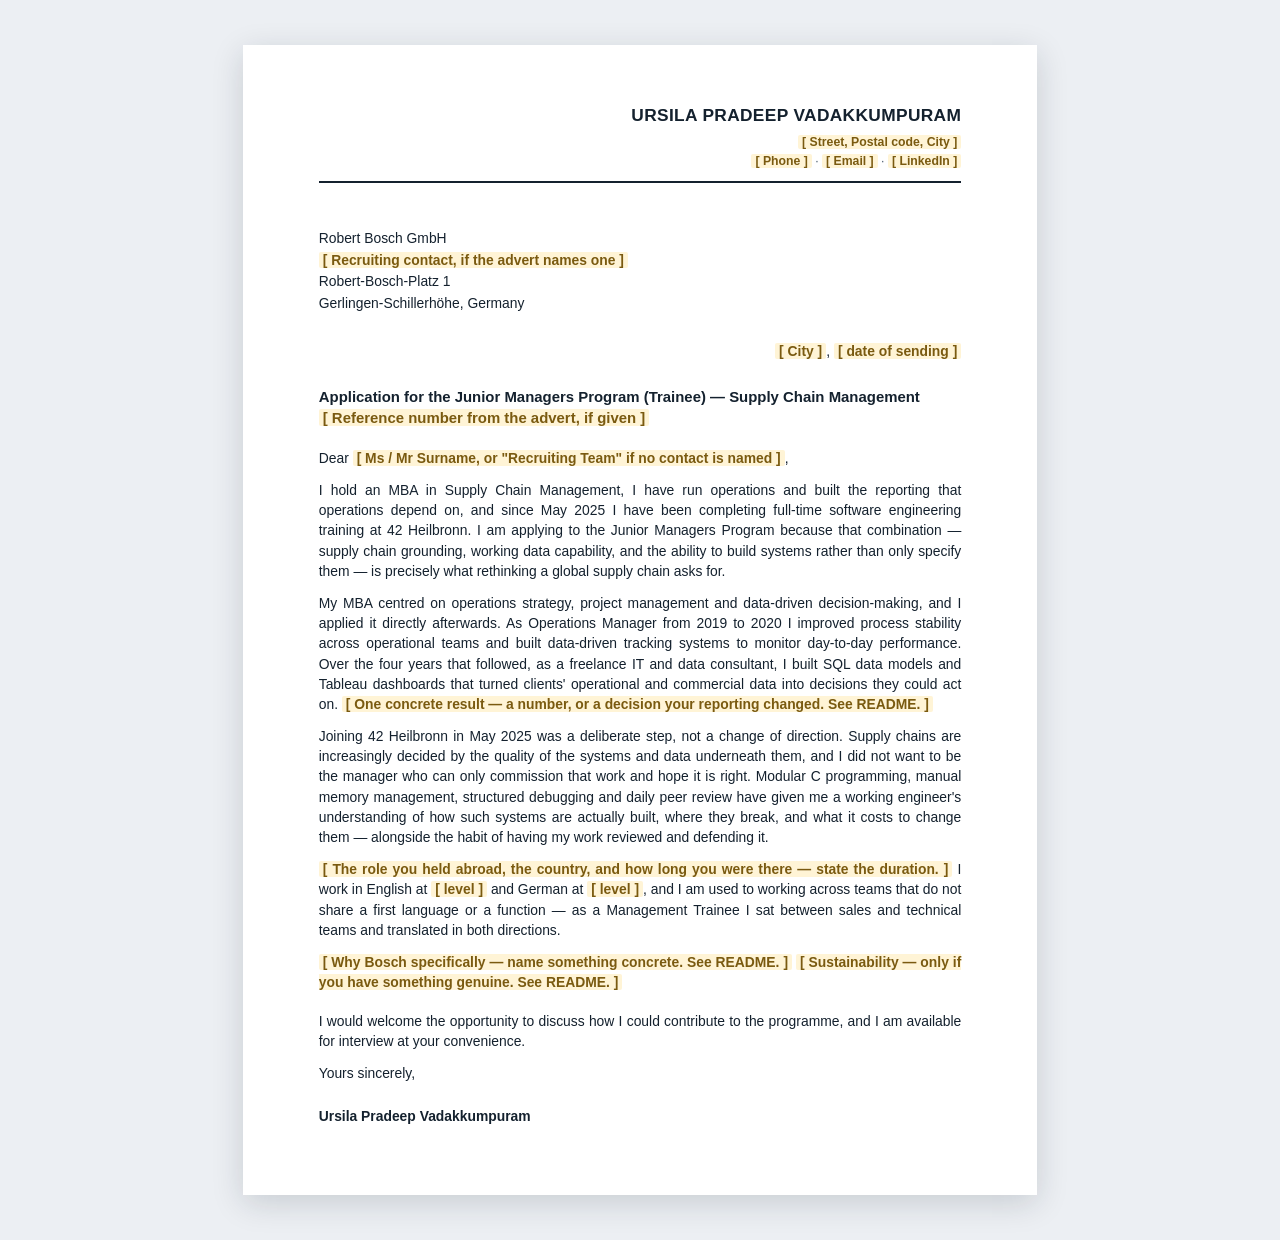
<file: cv/bosch-junior-managers-cover-letter.html>
<!DOCTYPE html>
<html lang="en">
  <head>
    <meta charset="UTF-8" />
    <title>Ursila Pradeep Vadakkumpuram — Cover Letter, Bosch JMP</title>
    <style>
      :root {
        --ink: #14212e;
        --ink-soft: #4a5b6d;
        --rule: #d3dbe3;
        --fill-bg: #fff4d6;
        --fill-ink: #7a5a10;
      }

      * { box-sizing: border-box; }
      html { background: #eceff3; }

      body {
        margin: 0;
        font-family: "Helvetica Neue", Helvetica, Arial, "Liberation Sans", sans-serif;
        font-size: 10.4pt;
        line-height: 1.46;
        color: var(--ink);
        -webkit-font-smoothing: antialiased;
      }

      .page {
        width: 210mm;
        min-height: 297mm;
        margin: 12mm auto;
        padding: 15mm 20mm;
        background: #fff;
        box-shadow: 0 8px 30px rgba(20, 33, 46, 0.16);
      }

      .sender {
        text-align: right;
        font-size: 9.2pt;
        line-height: 1.6;
        color: var(--ink-soft);
        border-bottom: 2px solid var(--ink);
        padding-bottom: 9px;
      }

      .sender strong {
        display: block;
        font-size: 13pt;
        color: var(--ink);
        letter-spacing: 0.02em;
        text-transform: uppercase;
        margin-bottom: 3px;
      }

      .recipient { margin-top: 12mm; line-height: 1.55; }
      .date { margin-top: 7mm; text-align: right; }

      h1 {
        margin: 7mm 0 5mm;
        font-size: 11.2pt;
        font-weight: 700;
        line-height: 1.4;
      }

      p { margin: 0 0 3.1mm; text-align: justify; }

      .sign-off { margin-top: 5mm; }
      .signature { margin-top: 6mm; font-weight: 600; }

      .fill {
        background: var(--fill-bg);
        color: var(--fill-ink);
        font-weight: 600;
        padding: 0 4px;
        border-radius: 2px;
      }

      /* Add class="final" to <body> once every [ ... ] slot is resolved. */
      body.final .fill {
        background: none;
        color: inherit;
        font-weight: inherit;
        padding: 0;
      }

      @page { size: A4; margin: 0; }

      @media print {
        html { background: #fff; }
        .page {
          width: auto;
          min-height: 0;
          margin: 0;
          padding: 13mm 20mm 10mm;
          box-shadow: none;
        }
      }
    </style>
  </head>
  <body>
    <div class="page">
      <div class="sender">
        <strong>Ursila Pradeep Vadakkumpuram</strong>
        <span class="fill">[ Street, Postal code, City ]</span><br />
        <span class="fill">[ Phone ]</span> &middot; <span class="fill">[ Email ]</span> &middot; <span class="fill">[ LinkedIn ]</span>
      </div>

      <div class="recipient">
        Robert Bosch GmbH<br />
        <span class="fill">[ Recruiting contact, if the advert names one ]</span><br />
        Robert-Bosch-Platz 1<br />
        Gerlingen-Schillerh&ouml;he, Germany
      </div>

      <div class="date"><span class="fill">[ City ]</span>, <span class="fill">[ date of sending ]</span></div>

      <h1>
        Application for the Junior Managers Program (Trainee) &mdash; Supply Chain Management<br />
        <span class="fill">[ Reference number from the advert, if given ]</span>
      </h1>

      <p>Dear <span class="fill">[ Ms / Mr Surname, or "Recruiting Team" if no contact is named ]</span>,</p>

      <p>
        I hold an MBA in Supply Chain Management, I have run operations and built the
        reporting that operations depend on, and since May 2025 I have been completing
        full-time software engineering training at 42 Heilbronn. I am applying to the
        Junior Managers Program because that combination &mdash; supply chain grounding,
        working data capability, and the ability to build systems rather than only
        specify them &mdash; is precisely what rethinking a global supply chain asks for.
      </p>

      <p>
        My MBA centred on operations strategy, project management and data-driven
        decision-making, and I applied it directly afterwards. As Operations Manager
        from 2019 to 2020 I improved process stability across operational teams and
        built data-driven tracking systems to monitor day-to-day performance. Over the
        four years that followed, as a freelance IT and data consultant, I built SQL
        data models and Tableau dashboards that turned clients' operational and
        commercial data into decisions they could act on.
        <span class="fill">[ One concrete result &mdash; a number, or a decision your reporting changed. See README. ]</span>
      </p>

      <p>
        Joining 42 Heilbronn in May 2025 was a deliberate step, not a change of
        direction. Supply chains are increasingly decided by the quality of the systems
        and data underneath them, and I did not want to be the manager who can only
        commission that work and hope it is right. Modular C programming, manual memory
        management, structured debugging and daily peer review have given me a working
        engineer's understanding of how such systems are actually built, where they
        break, and what it costs to change them &mdash; alongside the habit of having my
        work reviewed and defending it.
      </p>

      <p>
        <span class="fill">[ The role you held abroad, the country, and how long you were there &mdash; state the duration. ]</span>
        I work in English at <span class="fill">[ level ]</span> and German at
        <span class="fill">[ level ]</span>, and I am used to working across teams that
        do not share a first language or a function &mdash; as a Management Trainee I sat
        between sales and technical teams and translated in both directions.
      </p>

      <p>
        <span class="fill">[ Why Bosch specifically &mdash; name something concrete. See README. ]</span>
        <span class="fill">[ Sustainability &mdash; only if you have something genuine. See README. ]</span>
      </p>

      <p class="sign-off">
        I would welcome the opportunity to discuss how I could contribute to the
        programme, and I am available for interview at your convenience.
      </p>

      <p>Yours sincerely,</p>

      <p class="signature">Ursila Pradeep Vadakkumpuram</p>
    </div>
  </body>
</html>
</file>
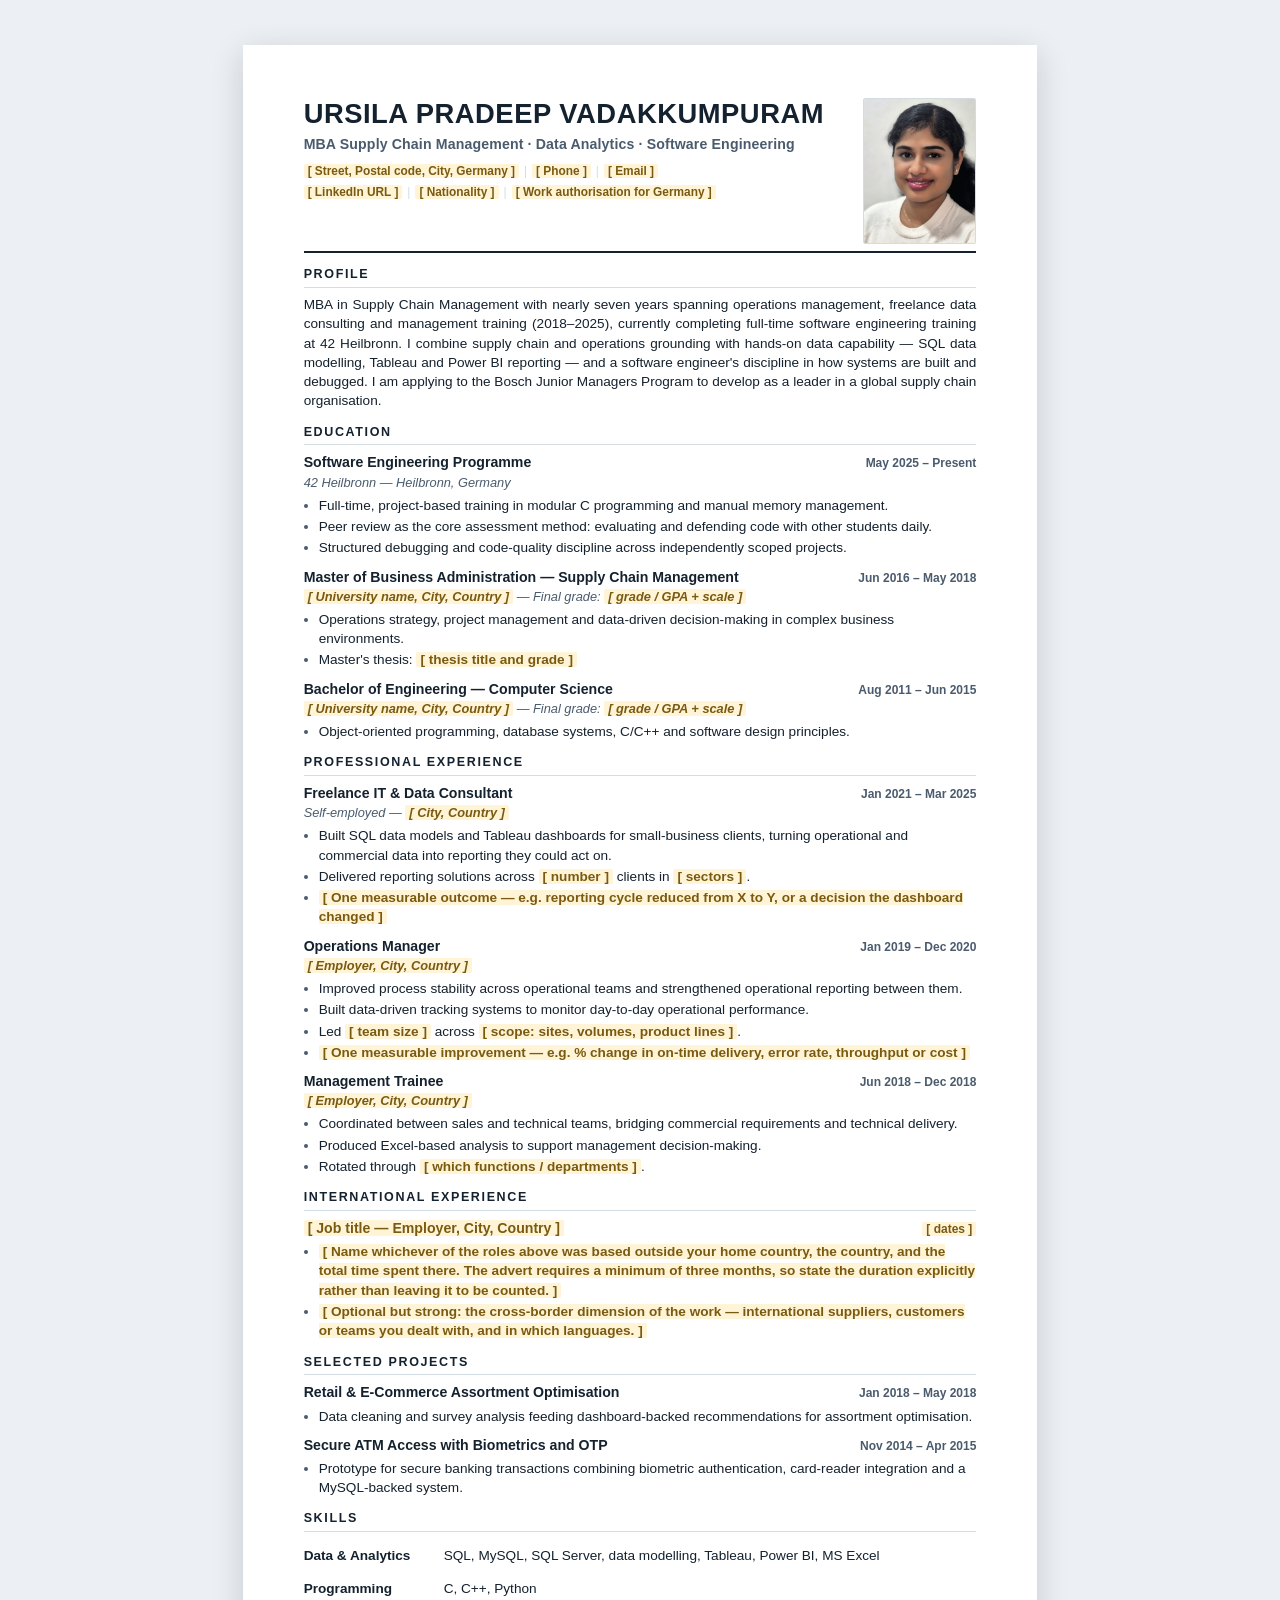
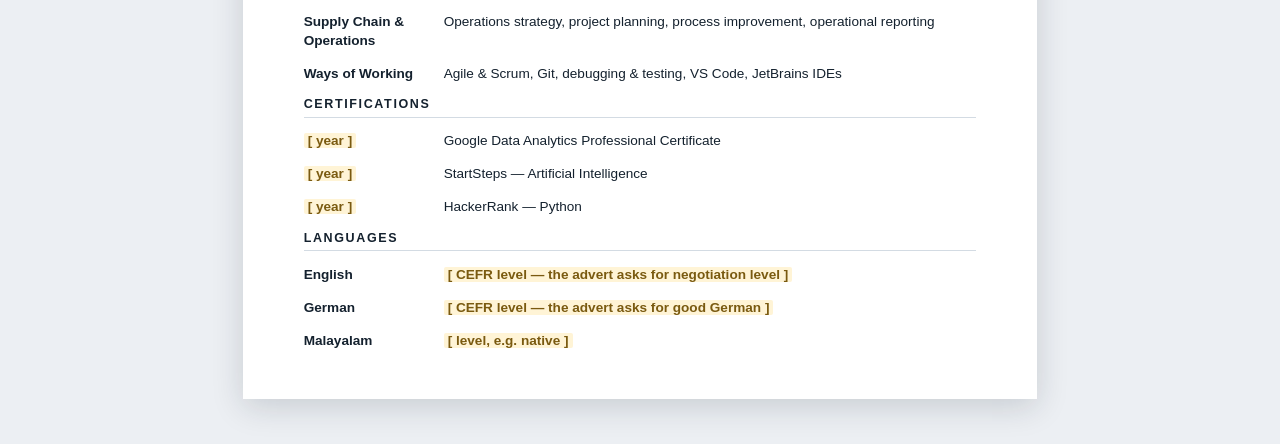
<file: cv/bosch-junior-managers-cv.html>
<!DOCTYPE html>
<html lang="en">
  <head>
    <meta charset="UTF-8" />
    <meta name="viewport" content="width=device-width, initial-scale=1.0" />
    <title>Ursila Pradeep Vadakkumpuram — CV</title>
    <style>
      :root {
        --ink: #14212e;
        --ink-soft: #4a5b6d;
        --rule: #d3dbe3;
        --accent: #14212e;
        --fill-bg: #fff4d6;
        --fill-ink: #7a5a10;
      }

      * { box-sizing: border-box; }

      html { background: #eceff3; }

      body {
        margin: 0;
        font-family: "Helvetica Neue", Helvetica, Arial, "Liberation Sans", sans-serif;
        font-size: 10.2pt;
        line-height: 1.42;
        color: var(--ink);
        -webkit-font-smoothing: antialiased;
      }

      .page {
        width: 210mm;
        min-height: 297mm;
        margin: 12mm auto;
        padding: 14mm 16mm 13mm;
        background: #fff;
        box-shadow: 0 8px 30px rgba(20, 33, 46, 0.16);
      }

      /* ---------- header ---------- */

      header {
        display: grid;
        grid-template-columns: 1fr auto;
        gap: 16px;
        align-items: start;
        border-bottom: 2px solid var(--accent);
        padding-bottom: 7px;
      }

      .photo {
        width: 30mm;
        height: 38.6mm;      /* 35:45, the standard German CV portrait ratio */
        object-fit: cover;
        border: 1px solid var(--rule);
        border-radius: 2px;
      }

      h1 {
        margin: 0;
        font-size: 20.5pt;
        font-weight: 700;
        letter-spacing: 0.02em;
        text-transform: uppercase;
        line-height: 1.15;
      }

      .headline {
        margin: 4px 0 7px;
        font-size: 10.6pt;
        font-weight: 600;
        color: var(--ink-soft);
        letter-spacing: 0.01em;
      }

      .contact {
        margin: 0;
        font-size: 8.9pt;
        color: var(--ink-soft);
        line-height: 1.75;
      }

      .contact .sep { color: var(--rule); padding: 0 5px; }

      /* ---------- sections ---------- */

      section { margin-top: 13px; }

      h2 {
        margin: 0 0 7px;
        padding-bottom: 3px;
        border-bottom: 1px solid var(--rule);
        font-size: 9.4pt;
        font-weight: 700;
        letter-spacing: 0.13em;
        text-transform: uppercase;
        color: var(--accent);
      }

      .summary { margin: 0; text-align: justify; }

      .entry { margin-bottom: 9px; page-break-inside: avoid; }
      .entry:last-child { margin-bottom: 0; }

      .entry-head {
        display: flex;
        justify-content: space-between;
        align-items: baseline;
        gap: 12px;
      }

      .role { font-weight: 700; font-size: 10.6pt; }

      .dates {
        flex: none;
        font-size: 9pt;
        font-weight: 600;
        color: var(--ink-soft);
        white-space: nowrap;
      }

      .org {
        font-size: 9.6pt;
        font-style: italic;
        color: var(--ink-soft);
        margin-top: 1px;
      }

      ul { margin: 4px 0 0; padding-left: 15px; }
      li { margin-bottom: 2px; }
      li::marker { color: var(--ink-soft); }

      /* ---------- two-column detail rows ---------- */

      .row {
        display: grid;
        grid-template-columns: 128px 1fr;
        gap: 4px 12px;
        margin-bottom: 3px;
      }

      .row:last-child { margin-bottom: 0; }
      .row dt { font-weight: 600; }
      .row dd { margin: 0; }

      /* ---------- to-be-completed markers ---------- */

      .fill {
        background: var(--fill-bg);
        color: var(--fill-ink);
        font-weight: 600;
        padding: 0 4px;
        border-radius: 2px;
      }

      /* Add class="final" to <body> once every [ ... ] slot is filled in:
         the highlighting disappears and the text prints as normal copy. */
      body.final .fill {
        background: none;
        color: inherit;
        font-weight: inherit;
        padding: 0;
      }

      /* ---------- print ---------- */

      @page { size: A4; margin: 0; }

      @media print {
        html { background: #fff; }
        .page {
          width: auto;
          min-height: 0;
          margin: 0;
          padding: 13mm 15mm;
          box-shadow: none;
        }
        section { page-break-inside: auto; }
        h2 { page-break-after: avoid; }
      }
    </style>
  </head>
  <body>
    <div class="page">
      <header>
        <div>
        <h1>Ursila Pradeep Vadakkumpuram</h1>
        <p class="headline">
          MBA Supply Chain Management &middot; Data Analytics &middot; Software Engineering
        </p>
        <p class="contact">
          <span class="fill">[ Street, Postal code, City, Germany ]</span><span class="sep">|</span><span class="fill">[ Phone ]</span><span class="sep">|</span><span class="fill">[ Email ]</span><br />
          <span class="fill">[ LinkedIn URL ]</span><span class="sep">|</span><span class="fill">[ Nationality ]</span><span class="sep">|</span><span class="fill">[ Work authorisation for Germany ]</span>
        </p>
        </div>
        <img class="photo" src="profile-photo.jpg" alt="Ursila Pradeep Vadakkumpuram" />
      </header>

      <section>
        <h2>Profile</h2>
        <p class="summary">
          MBA in Supply Chain Management with nearly seven years spanning operations
          management, freelance data consulting and management training (2018&ndash;2025),
          currently completing full-time software engineering training at 42 Heilbronn.
          I combine supply chain and operations grounding with hands-on data capability
          &mdash; SQL data modelling, Tableau and Power BI reporting &mdash; and a
          software engineer's discipline in how systems are built and debugged. I am
          applying to the Bosch Junior Managers Program to develop as a leader in a
          global supply chain organisation.
        </p>
      </section>

      <section>
        <h2>Education</h2>

        <div class="entry">
          <div class="entry-head">
            <span class="role">Software Engineering Programme</span>
            <span class="dates">May 2025 &ndash; Present</span>
          </div>
          <div class="org">42 Heilbronn &mdash; Heilbronn, Germany</div>
          <ul>
            <li>Full-time, project-based training in modular C programming and manual memory management.</li>
            <li>Peer review as the core assessment method: evaluating and defending code with other students daily.</li>
            <li>Structured debugging and code-quality discipline across independently scoped projects.</li>
          </ul>
        </div>

        <div class="entry">
          <div class="entry-head">
            <span class="role">Master of Business Administration &mdash; Supply Chain Management</span>
            <span class="dates">Jun 2016 &ndash; May 2018</span>
          </div>
          <div class="org">
            <span class="fill">[ University name, City, Country ]</span>
            &mdash; Final grade: <span class="fill">[ grade / GPA + scale ]</span>
          </div>
          <ul>
            <li>Operations strategy, project management and data-driven decision-making in complex business environments.</li>
            <li>Master's thesis: <span class="fill">[ thesis title and grade ]</span></li>
          </ul>
        </div>

        <div class="entry">
          <div class="entry-head">
            <span class="role">Bachelor of Engineering &mdash; Computer Science</span>
            <span class="dates">Aug 2011 &ndash; Jun 2015</span>
          </div>
          <div class="org">
            <span class="fill">[ University name, City, Country ]</span>
            &mdash; Final grade: <span class="fill">[ grade / GPA + scale ]</span>
          </div>
          <ul>
            <li>Object-oriented programming, database systems, C/C++ and software design principles.</li>
          </ul>
        </div>
      </section>

      <section>
        <h2>Professional Experience</h2>

        <div class="entry">
          <div class="entry-head">
            <span class="role">Freelance IT &amp; Data Consultant</span>
            <span class="dates">Jan 2021 &ndash; Mar 2025</span>
          </div>
          <div class="org">Self-employed &mdash; <span class="fill">[ City, Country ]</span></div>
          <ul>
            <li>Built SQL data models and Tableau dashboards for small-business clients, turning operational and commercial data into reporting they could act on.</li>
            <li>Delivered reporting solutions across <span class="fill">[ number ]</span> clients in <span class="fill">[ sectors ]</span>.</li>
            <li><span class="fill">[ One measurable outcome &mdash; e.g. reporting cycle reduced from X to Y, or a decision the dashboard changed ]</span></li>
          </ul>
        </div>

        <div class="entry">
          <div class="entry-head">
            <span class="role">Operations Manager</span>
            <span class="dates">Jan 2019 &ndash; Dec 2020</span>
          </div>
          <div class="org"><span class="fill">[ Employer, City, Country ]</span></div>
          <ul>
            <li>Improved process stability across operational teams and strengthened operational reporting between them.</li>
            <li>Built data-driven tracking systems to monitor day-to-day operational performance.</li>
            <li>Led <span class="fill">[ team size ]</span> across <span class="fill">[ scope: sites, volumes, product lines ]</span>.</li>
            <li><span class="fill">[ One measurable improvement &mdash; e.g. % change in on-time delivery, error rate, throughput or cost ]</span></li>
          </ul>
        </div>

        <div class="entry">
          <div class="entry-head">
            <span class="role">Management Trainee</span>
            <span class="dates">Jun 2018 &ndash; Dec 2018</span>
          </div>
          <div class="org"><span class="fill">[ Employer, City, Country ]</span></div>
          <ul>
            <li>Coordinated between sales and technical teams, bridging commercial requirements and technical delivery.</li>
            <li>Produced Excel-based analysis to support management decision-making.</li>
            <li>Rotated through <span class="fill">[ which functions / departments ]</span>.</li>
          </ul>
        </div>
      </section>

      <section>
        <h2>International Experience</h2>
        <div class="entry">
          <div class="entry-head">
            <span class="role"><span class="fill">[ Job title &mdash; Employer, City, Country ]</span></span>
            <span class="dates"><span class="fill">[ dates ]</span></span>
          </div>
          <ul>
            <li><span class="fill">[ Name whichever of the roles above was based outside your home country, the country, and the total time spent there. The advert requires a minimum of three months, so state the duration explicitly rather than leaving it to be counted. ]</span></li>
            <li><span class="fill">[ Optional but strong: the cross-border dimension of the work &mdash; international suppliers, customers or teams you dealt with, and in which languages. ]</span></li>
          </ul>
        </div>
      </section>

      <section>
        <h2>Selected Projects</h2>

        <div class="entry">
          <div class="entry-head">
            <span class="role">Retail &amp; E-Commerce Assortment Optimisation</span>
            <span class="dates">Jan 2018 &ndash; May 2018</span>
          </div>
          <ul>
            <li>Data cleaning and survey analysis feeding dashboard-backed recommendations for assortment optimisation.</li>
          </ul>
        </div>

        <div class="entry">
          <div class="entry-head">
            <span class="role">Secure ATM Access with Biometrics and OTP</span>
            <span class="dates">Nov 2014 &ndash; Apr 2015</span>
          </div>
          <ul>
            <li>Prototype for secure banking transactions combining biometric authentication, card-reader integration and a MySQL-backed system.</li>
          </ul>
        </div>
      </section>

      <section>
        <h2>Skills</h2>
        <dl class="row"><dt>Data &amp; Analytics</dt><dd>SQL, MySQL, SQL Server, data modelling, Tableau, Power BI, MS Excel</dd></dl>
        <dl class="row"><dt>Programming</dt><dd>C, C++, Python</dd></dl>
        <dl class="row"><dt>Supply Chain &amp; Operations</dt><dd>Operations strategy, project planning, process improvement, operational reporting</dd></dl>
        <dl class="row"><dt>Ways of Working</dt><dd>Agile &amp; Scrum, Git, debugging &amp; testing, VS Code, JetBrains IDEs</dd></dl>
      </section>

      <section>
        <h2>Certifications</h2>
        <dl class="row"><dt><span class="fill">[ year ]</span></dt><dd>Google Data Analytics Professional Certificate</dd></dl>
        <dl class="row"><dt><span class="fill">[ year ]</span></dt><dd>StartSteps &mdash; Artificial Intelligence</dd></dl>
        <dl class="row"><dt><span class="fill">[ year ]</span></dt><dd>HackerRank &mdash; Python</dd></dl>
      </section>

      <section>
        <h2>Languages</h2>
        <dl class="row"><dt>English</dt><dd><span class="fill">[ CEFR level &mdash; the advert asks for negotiation level ]</span></dd></dl>
        <dl class="row"><dt>German</dt><dd><span class="fill">[ CEFR level &mdash; the advert asks for good German ]</span></dd></dl>
        <dl class="row"><dt>Malayalam</dt><dd><span class="fill">[ level, e.g. native ]</span></dd></dl>
      </section>
    </div>
  </body>
</html>
</file>
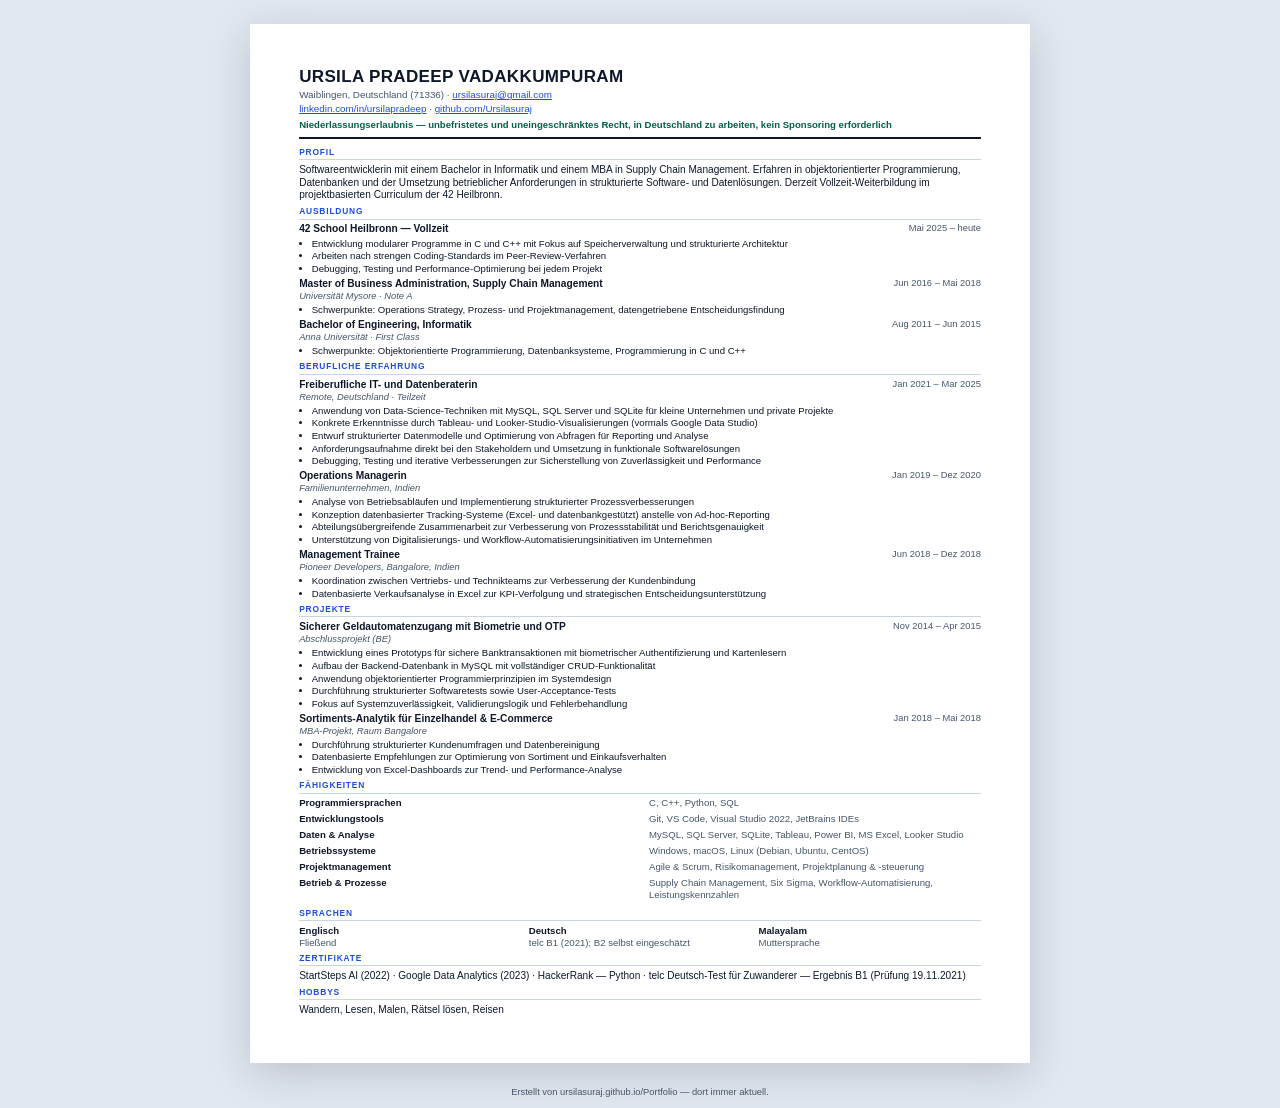
<file: tools/cv-source-de.html>
<!DOCTYPE html>
<html lang="de">
<head>
<meta charset="UTF-8" />
<meta name="viewport" content="width=device-width, initial-scale=1.0" />
<title>Lebenslauf — Ursila Pradeep Vadakkumpuram</title>
<meta name="description" content="Lebenslauf — Ursila Pradeep Vadakkumpuram, Softwareentwicklerin." />
<meta name="robots" content="noindex, nofollow" />
<link rel="icon" href="../assets/favicon.svg" type="image/svg+xml" />
<style>
  :root {
    --ink: #0f172a;
    --muted: #475569;
    --line: #cbd5e1;
    --accent: #1d4ed8;
    --bg: #ffffff;
  }
  * { box-sizing: border-box; }
  html { font-size: 12px; }
  html, body { background: #e2e8f0; margin: 0; }
  body {
    font-family: 'Inter', 'Helvetica Neue', Arial, sans-serif;
    color: var(--ink);
    line-height: 1.26;
    -webkit-font-smoothing: antialiased;
  }
  .page {
    max-width: 780px;
    margin: 2rem auto;
    background: var(--bg);
    padding: 1.1cm 1.3cm;
    box-shadow: 0 10px 40px rgba(15, 23, 42, 0.18);
  }
  header.cv-head {
    display: flex;
    justify-content: space-between;
    align-items: flex-start;
    gap: 1.5rem;
    border-bottom: 2.5px solid var(--ink);
    padding-bottom: 0.5rem;
    margin-bottom: 0.65rem;
  }
  header.cv-head h1 {
    margin: 0 0 0.2rem;
    font-size: 1.42rem;
    letter-spacing: 0.02em;
  }
  .contact-line {
    color: var(--muted);
    font-size: 0.82rem;
    margin: 0 0 0.1rem;
  }
  .contact-line a { color: var(--accent); text-decoration: underline; }
  .permit-line {
    margin: 0.3rem 0 0;
    font-size: 0.8rem;
    font-weight: 600;
    color: #065f46;
  }
  section { margin-bottom: 0.34rem; }
  h2.cv-section {
    font-size: 0.7rem;
    text-transform: uppercase;
    letter-spacing: 0.1em;
    color: var(--accent);
    border-bottom: 1px solid var(--line);
    padding-bottom: 0.15rem;
    margin: 0 0 0.32rem;
  }
  .profile-text { margin: 0; font-size: 0.84rem; }
  .entry { margin-bottom: 0.24rem; }
  .entry:last-child { margin-bottom: 0; }
  .entry-head {
    display: flex;
    justify-content: space-between;
    gap: 1rem;
    font-weight: 700;
    font-size: 0.85rem;
  }
  .entry-org {
    font-size: 0.78rem;
    color: var(--muted);
    font-style: italic;
    margin: 0.02rem 0 0.12rem;
  }
  .entry-date { font-weight: 500; color: var(--muted); white-space: nowrap; font-size: 0.78rem; }
  ul.cv-list { margin: 0.12rem 0 0; padding-left: 1.05rem; font-size: 0.8rem; }
  ul.cv-list li { margin-bottom: 0.04rem; }
  dl.skills-grid { margin: 0; }
  .skills-grid { display: grid; grid-template-columns: 1fr 1fr; gap: 0.1rem 1.5rem; font-size: 0.8rem; }
  .skills-grid dt { font-weight: 700; margin: 0; }
  .skills-grid dd { margin: 0 0 0.22rem; color: var(--muted); }
  .lang-grid { display: grid; grid-template-columns: repeat(3, 1fr); gap: 0.6rem; font-size: 0.8rem; }
  .lang-grid strong { display: block; }
  .lang-grid span { color: var(--muted); }
  .cv-footer-note {
    margin-top: 1.5rem;
    font-size: 0.78rem;
    color: var(--muted);
    text-align: center;
  }
  .print-actions { max-width: 800px; margin: 1rem auto 0; text-align: center; }
  .print-actions a {
    display: inline-block;
    background: var(--accent);
    color: #fff;
    text-decoration: none;
    padding: 0.6rem 1.2rem;
    border-radius: 0.5rem;
    font-size: 0.9rem;
    font-weight: 600;
  }

  @media print {
    html, body { background: #fff; }
    .page { box-shadow: none; margin: 0; padding: 0; max-width: none; }
    .print-actions, .screen-only { display: none !important; }
    @page { size: A4; margin: 0; }
    body { padding: 0.9cm 1.1cm; }
  }
</style>
</head>
<body>

  <div class="page">
    <header class="cv-head">
      <div>
        <h1>URSILA PRADEEP VADAKKUMPURAM</h1>
        <p class="contact-line">
          Waiblingen, Deutschland (71336) ·
          <a href="mailto:ursilasuraj@gmail.com">ursilasuraj@gmail.com</a>
        </p>
        <p class="contact-line">
          <a href="https://www.linkedin.com/in/ursilapradeep/">linkedin.com/in/ursilapradeep</a> ·
          <a href="https://github.com/Ursilasuraj">github.com/Ursilasuraj</a>
        </p>
        <p class="permit-line">Niederlassungserlaubnis — unbefristetes und uneingeschränktes Recht, in Deutschland zu arbeiten, kein Sponsoring erforderlich</p>
      </div>
    </header>

    <section>
      <h2 class="cv-section">Profil</h2>
      <p class="profile-text">
        Softwareentwicklerin mit einem Bachelor in Informatik und einem MBA in Supply Chain Management. Erfahren
        in objektorientierter Programmierung, Datenbanken und der Umsetzung betrieblicher Anforderungen in
        strukturierte Software- und Datenlösungen. Derzeit Vollzeit-Weiterbildung im projektbasierten Curriculum
        der 42 Heilbronn.
      </p>
    </section>

    <section>
      <h2 class="cv-section">Ausbildung</h2>
      <div class="entry">
        <div class="entry-head"><span>42 School Heilbronn — Vollzeit</span><span class="entry-date">Mai 2025 – heute</span></div>
        <ul class="cv-list">
          <li>Entwicklung modularer Programme in C und C++ mit Fokus auf Speicherverwaltung und strukturierte Architektur</li>
          <li>Arbeiten nach strengen Coding-Standards im Peer-Review-Verfahren</li>
          <li>Debugging, Testing und Performance-Optimierung bei jedem Projekt</li>
        </ul>
      </div>
      <div class="entry">
        <div class="entry-head"><span>Master of Business Administration, Supply Chain Management</span><span class="entry-date">Jun 2016 – Mai 2018</span></div>
        <p class="entry-org">Universität Mysore · Note A</p>
        <ul class="cv-list">
          <li>Schwerpunkte: Operations Strategy, Prozess- und Projektmanagement, datengetriebene Entscheidungsfindung</li>
        </ul>
      </div>
      <div class="entry">
        <div class="entry-head"><span>Bachelor of Engineering, Informatik</span><span class="entry-date">Aug 2011 – Jun 2015</span></div>
        <p class="entry-org">Anna Universität · First Class</p>
        <ul class="cv-list">
          <li>Schwerpunkte: Objektorientierte Programmierung, Datenbanksysteme, Programmierung in C und C++</li>
        </ul>
      </div>
    </section>

    <section>
      <h2 class="cv-section">Berufliche Erfahrung</h2>
      <div class="entry">
        <div class="entry-head"><span>Freiberufliche IT- und Datenberaterin</span><span class="entry-date">Jan 2021 – Mar 2025</span></div>
        <p class="entry-org">Remote, Deutschland · Teilzeit</p>
        <ul class="cv-list">
          <li>Anwendung von Data-Science-Techniken mit MySQL, SQL Server und SQLite für kleine Unternehmen und private Projekte</li>
          <li>Konkrete Erkenntnisse durch Tableau- und Looker-Studio-Visualisierungen (vormals Google Data Studio)</li>
          <li>Entwurf strukturierter Datenmodelle und Optimierung von Abfragen für Reporting und Analyse</li>
          <li>Anforderungsaufnahme direkt bei den Stakeholdern und Umsetzung in funktionale Softwarelösungen</li>
          <li>Debugging, Testing und iterative Verbesserungen zur Sicherstellung von Zuverlässigkeit und Performance</li>
        </ul>
      </div>
      <div class="entry">
        <div class="entry-head"><span>Operations Managerin</span><span class="entry-date">Jan 2019 – Dez 2020</span></div>
        <p class="entry-org">Familienunternehmen, Indien</p>
        <ul class="cv-list">
          <li>Analyse von Betriebsabläufen und Implementierung strukturierter Prozessverbesserungen</li>
          <li>Konzeption datenbasierter Tracking-Systeme (Excel- und datenbankgestützt) anstelle von Ad-hoc-Reporting</li>
          <li>Abteilungsübergreifende Zusammenarbeit zur Verbesserung von Prozessstabilität und Berichtsgenauigkeit</li>
          <li>Unterstützung von Digitalisierungs- und Workflow-Automatisierungsinitiativen im Unternehmen</li>
        </ul>
      </div>
      <div class="entry">
        <div class="entry-head"><span>Management Trainee</span><span class="entry-date">Jun 2018 – Dez 2018</span></div>
        <p class="entry-org">Pioneer Developers, Bangalore, Indien</p>
        <ul class="cv-list">
          <li>Koordination zwischen Vertriebs- und Technikteams zur Verbesserung der Kundenbindung</li>
          <li>Datenbasierte Verkaufsanalyse in Excel zur KPI-Verfolgung und strategischen Entscheidungsunterstützung</li>
        </ul>
      </div>
    </section>

    <section>
      <h2 class="cv-section">Projekte</h2>
      <div class="entry">
        <div class="entry-head"><span>Sicherer Geldautomatenzugang mit Biometrie und OTP</span><span class="entry-date">Nov 2014 – Apr 2015</span></div>
        <p class="entry-org">Abschlussprojekt (BE)</p>
        <ul class="cv-list">
          <li>Entwicklung eines Prototyps für sichere Banktransaktionen mit biometrischer Authentifizierung und Kartenlesern</li>
          <li>Aufbau der Backend-Datenbank in MySQL mit vollständiger CRUD-Funktionalität</li>
          <li>Anwendung objektorientierter Programmierprinzipien im Systemdesign</li>
          <li>Durchführung strukturierter Softwaretests sowie User-Acceptance-Tests</li>
          <li>Fokus auf Systemzuverlässigkeit, Validierungslogik und Fehlerbehandlung</li>
        </ul>
      </div>
      <div class="entry">
        <div class="entry-head"><span>Sortiments-Analytik für Einzelhandel &amp; E-Commerce</span><span class="entry-date">Jan 2018 – Mai 2018</span></div>
        <p class="entry-org">MBA-Projekt, Raum Bangalore</p>
        <ul class="cv-list">
          <li>Durchführung strukturierter Kundenumfragen und Datenbereinigung</li>
          <li>Datenbasierte Empfehlungen zur Optimierung von Sortiment und Einkaufsverhalten</li>
          <li>Entwicklung von Excel-Dashboards zur Trend- und Performance-Analyse</li>
        </ul>
      </div>
    </section>

    <section>
      <h2 class="cv-section">Fähigkeiten</h2>
      <dl class="skills-grid">
        <dt>Programmiersprachen</dt><dd>C, C++, Python, SQL</dd>
        <dt>Entwicklungstools</dt><dd>Git, VS Code, Visual Studio 2022, JetBrains IDEs</dd>
        <dt>Daten &amp; Analyse</dt><dd>MySQL, SQL Server, SQLite, Tableau, Power BI, MS Excel, Looker Studio</dd>
        <dt>Betriebssysteme</dt><dd>Windows, macOS, Linux (Debian, Ubuntu, CentOS)</dd>
        <dt>Projektmanagement</dt><dd>Agile &amp; Scrum, Risikomanagement, Projektplanung &amp; -steuerung</dd>
        <dt>Betrieb &amp; Prozesse</dt><dd>Supply Chain Management, Six Sigma, Workflow-Automatisierung, Leistungskennzahlen</dd>
      </dl>
    </section>

    <section>
      <h2 class="cv-section">Sprachen</h2>
      <div class="lang-grid">
        <div><strong>Englisch</strong><span>Fließend</span></div>
        <div><strong>Deutsch</strong><span>telc B1 (2021); B2 selbst eingeschätzt</span></div>
        <div><strong>Malayalam</strong><span>Muttersprache</span></div>
      </div>
    </section>

    <section>
      <h2 class="cv-section">Zertifikate</h2>
      <p class="profile-text">
        StartSteps AI (2022) · Google Data Analytics (2023) · HackerRank — Python ·
        telc Deutsch-Test für Zuwanderer — Ergebnis B1 (Prüfung 19.11.2021)
      </p>
    </section>

    <section>
      <h2 class="cv-section">Hobbys</h2>
      <p class="profile-text">Wandern, Lesen, Malen, Rätsel lösen, Reisen</p>
    </section>
  </div>
  <p class="cv-footer-note screen-only">Erstellt von ursilasuraj.github.io/Portfolio — dort immer aktuell.</p>
</body>
</html>
</file>
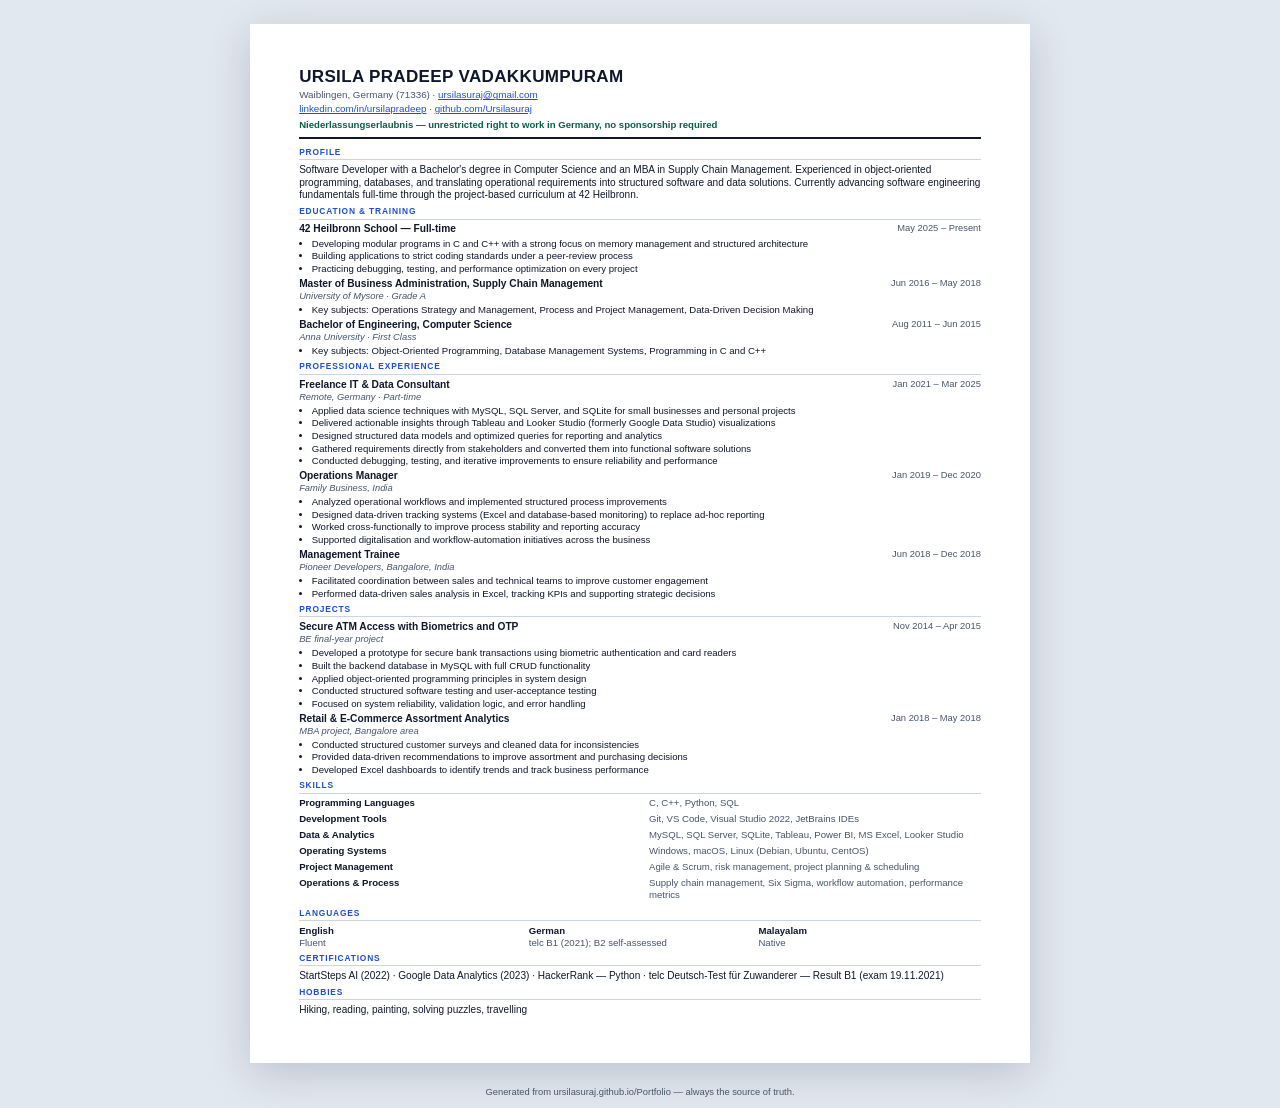
<file: tools/cv-source-en.html>
<!DOCTYPE html>
<html lang="en">
<head>
<meta charset="UTF-8" />
<meta name="viewport" content="width=device-width, initial-scale=1.0" />
<title>CV — Ursila Pradeep Vadakkumpuram</title>
<meta name="description" content="Curriculum Vitae — Ursila Pradeep Vadakkumpuram, Software Developer." />
<meta name="robots" content="noindex, nofollow" />
<link rel="icon" href="../assets/favicon.svg" type="image/svg+xml" />
<style>
  /* Deliberately separate from styles.css: this page is the source Chromium prints to PDF
     (see tools/build-cv-pdf.mjs), so it needs a plain, high-contrast, ATS-friendly layout
     rather than the site's dark glassmorphism theme. Real selectable text throughout —
     no images of text, so applicant-tracking systems can parse it. */
  :root {
    --ink: #0f172a;
    --muted: #475569;
    --line: #cbd5e1;
    --accent: #1d4ed8;
    --bg: #ffffff;
  }
  * { box-sizing: border-box; }
  html { font-size: 12px; }
  html, body { background: #e2e8f0; margin: 0; }
  body {
    font-family: 'Inter', 'Helvetica Neue', Arial, sans-serif;
    color: var(--ink);
    line-height: 1.26;
    -webkit-font-smoothing: antialiased;
  }
  .page {
    max-width: 780px;
    margin: 2rem auto;
    background: var(--bg);
    padding: 1.1cm 1.3cm;
    box-shadow: 0 10px 40px rgba(15, 23, 42, 0.18);
  }
  header.cv-head {
    display: flex;
    justify-content: space-between;
    align-items: flex-start;
    gap: 1.5rem;
    border-bottom: 2.5px solid var(--ink);
    padding-bottom: 0.5rem;
    margin-bottom: 0.65rem;
  }
  header.cv-head h1 {
    margin: 0 0 0.2rem;
    font-size: 1.42rem;
    letter-spacing: 0.02em;
  }
  .contact-line {
    color: var(--muted);
    font-size: 0.82rem;
    margin: 0 0 0.1rem;
  }
  .contact-line a { color: var(--accent); text-decoration: underline; }
  .permit-line {
    margin: 0.3rem 0 0;
    font-size: 0.8rem;
    font-weight: 600;
    color: #065f46;
  }
  section { margin-bottom: 0.34rem; }
  h2.cv-section {
    font-size: 0.7rem;
    text-transform: uppercase;
    letter-spacing: 0.1em;
    color: var(--accent);
    border-bottom: 1px solid var(--line);
    padding-bottom: 0.15rem;
    margin: 0 0 0.32rem;
  }
  .profile-text { margin: 0; font-size: 0.84rem; }
  .entry { margin-bottom: 0.24rem; }
  .entry:last-child { margin-bottom: 0; }
  .entry-head {
    display: flex;
    justify-content: space-between;
    gap: 1rem;
    font-weight: 700;
    font-size: 0.85rem;
  }
  .entry-org {
    font-size: 0.78rem;
    color: var(--muted);
    font-style: italic;
    margin: 0.02rem 0 0.12rem;
  }
  .entry-date { font-weight: 500; color: var(--muted); white-space: nowrap; font-size: 0.78rem; }
  ul.cv-list { margin: 0.12rem 0 0; padding-left: 1.05rem; font-size: 0.8rem; }
  ul.cv-list li { margin-bottom: 0.04rem; }
  dl.skills-grid { margin: 0; }
  .skills-grid { display: grid; grid-template-columns: 1fr 1fr; gap: 0.1rem 1.5rem; font-size: 0.8rem; }
  .skills-grid dt { font-weight: 700; margin: 0; }
  .skills-grid dd { margin: 0 0 0.22rem; color: var(--muted); }
  .lang-grid { display: grid; grid-template-columns: repeat(3, 1fr); gap: 0.6rem; font-size: 0.8rem; }
  .lang-grid strong { display: block; }
  .lang-grid span { color: var(--muted); }
  .cv-footer-note {
    margin-top: 1.5rem;
    font-size: 0.78rem;
    color: var(--muted);
    text-align: center;
  }
  .screen-only { }
  .print-actions { max-width: 800px; margin: 1rem auto 0; text-align: center; }
  .print-actions a {
    display: inline-block;
    background: var(--accent);
    color: #fff;
    text-decoration: none;
    padding: 0.6rem 1.2rem;
    border-radius: 0.5rem;
    font-size: 0.9rem;
    font-weight: 600;
  }

  @media print {
    html, body { background: #fff; }
    .page { box-shadow: none; margin: 0; padding: 0; max-width: none; }
    .print-actions, .screen-only { display: none !important; }
    @page { size: A4; margin: 0; }
    body { padding: 0.9cm 1.1cm; }
  }
</style>
</head>
<body>

  <div class="page">
    <header class="cv-head">
      <div>
        <h1>URSILA PRADEEP VADAKKUMPURAM</h1>
        <p class="contact-line">
          Waiblingen, Germany (71336) ·
          <a href="mailto:ursilasuraj@gmail.com">ursilasuraj@gmail.com</a>
        </p>
        <p class="contact-line">
          <a href="https://www.linkedin.com/in/ursilapradeep/">linkedin.com/in/ursilapradeep</a> ·
          <a href="https://github.com/Ursilasuraj">github.com/Ursilasuraj</a>
        </p>
        <p class="permit-line">Niederlassungserlaubnis — unrestricted right to work in Germany, no sponsorship required</p>
      </div>
    </header>

    <section>
      <h2 class="cv-section">Profile</h2>
      <p class="profile-text">
        Software Developer with a Bachelor's degree in Computer Science and an MBA in Supply Chain Management.
        Experienced in object-oriented programming, databases, and translating operational requirements into
        structured software and data solutions. Currently advancing software engineering fundamentals full-time
        through the project-based curriculum at 42 Heilbronn.
      </p>
    </section>

    <section>
      <h2 class="cv-section">Education &amp; Training</h2>
      <div class="entry">
        <div class="entry-head"><span>42 Heilbronn School — Full-time</span><span class="entry-date">May 2025 – Present</span></div>
        <ul class="cv-list">
          <li>Developing modular programs in C and C++ with a strong focus on memory management and structured architecture</li>
          <li>Building applications to strict coding standards under a peer-review process</li>
          <li>Practicing debugging, testing, and performance optimization on every project</li>
        </ul>
      </div>
      <div class="entry">
        <div class="entry-head"><span>Master of Business Administration, Supply Chain Management</span><span class="entry-date">Jun 2016 – May 2018</span></div>
        <p class="entry-org">University of Mysore · Grade A</p>
        <ul class="cv-list">
          <li>Key subjects: Operations Strategy and Management, Process and Project Management, Data-Driven Decision Making</li>
        </ul>
      </div>
      <div class="entry">
        <div class="entry-head"><span>Bachelor of Engineering, Computer Science</span><span class="entry-date">Aug 2011 – Jun 2015</span></div>
        <p class="entry-org">Anna University · First Class</p>
        <ul class="cv-list">
          <li>Key subjects: Object-Oriented Programming, Database Management Systems, Programming in C and C++</li>
        </ul>
      </div>
    </section>

    <section>
      <h2 class="cv-section">Professional Experience</h2>
      <div class="entry">
        <div class="entry-head"><span>Freelance IT &amp; Data Consultant</span><span class="entry-date">Jan 2021 – Mar 2025</span></div>
        <p class="entry-org">Remote, Germany · Part-time</p>
        <ul class="cv-list">
          <li>Applied data science techniques with MySQL, SQL Server, and SQLite for small businesses and personal projects</li>
          <li>Delivered actionable insights through Tableau and Looker Studio (formerly Google Data Studio) visualizations</li>
          <li>Designed structured data models and optimized queries for reporting and analytics</li>
          <li>Gathered requirements directly from stakeholders and converted them into functional software solutions</li>
          <li>Conducted debugging, testing, and iterative improvements to ensure reliability and performance</li>
        </ul>
      </div>
      <div class="entry">
        <div class="entry-head"><span>Operations Manager</span><span class="entry-date">Jan 2019 – Dec 2020</span></div>
        <p class="entry-org">Family Business, India</p>
        <ul class="cv-list">
          <li>Analyzed operational workflows and implemented structured process improvements</li>
          <li>Designed data-driven tracking systems (Excel and database-based monitoring) to replace ad-hoc reporting</li>
          <li>Worked cross-functionally to improve process stability and reporting accuracy</li>
          <li>Supported digitalisation and workflow-automation initiatives across the business</li>
        </ul>
      </div>
      <div class="entry">
        <div class="entry-head"><span>Management Trainee</span><span class="entry-date">Jun 2018 – Dec 2018</span></div>
        <p class="entry-org">Pioneer Developers, Bangalore, India</p>
        <ul class="cv-list">
          <li>Facilitated coordination between sales and technical teams to improve customer engagement</li>
          <li>Performed data-driven sales analysis in Excel, tracking KPIs and supporting strategic decisions</li>
        </ul>
      </div>
    </section>

    <section>
      <h2 class="cv-section">Projects</h2>
      <div class="entry">
        <div class="entry-head"><span>Secure ATM Access with Biometrics and OTP</span><span class="entry-date">Nov 2014 – Apr 2015</span></div>
        <p class="entry-org">BE final-year project</p>
        <ul class="cv-list">
          <li>Developed a prototype for secure bank transactions using biometric authentication and card readers</li>
          <li>Built the backend database in MySQL with full CRUD functionality</li>
          <li>Applied object-oriented programming principles in system design</li>
          <li>Conducted structured software testing and user-acceptance testing</li>
          <li>Focused on system reliability, validation logic, and error handling</li>
        </ul>
      </div>
      <div class="entry">
        <div class="entry-head"><span>Retail &amp; E-Commerce Assortment Analytics</span><span class="entry-date">Jan 2018 – May 2018</span></div>
        <p class="entry-org">MBA project, Bangalore area</p>
        <ul class="cv-list">
          <li>Conducted structured customer surveys and cleaned data for inconsistencies</li>
          <li>Provided data-driven recommendations to improve assortment and purchasing decisions</li>
          <li>Developed Excel dashboards to identify trends and track business performance</li>
        </ul>
      </div>
    </section>

    <section>
      <h2 class="cv-section">Skills</h2>
      <dl class="skills-grid">
        <dt>Programming Languages</dt><dd>C, C++, Python, SQL</dd>
        <dt>Development Tools</dt><dd>Git, VS Code, Visual Studio 2022, JetBrains IDEs</dd>
        <dt>Data &amp; Analytics</dt><dd>MySQL, SQL Server, SQLite, Tableau, Power BI, MS Excel, Looker Studio</dd>
        <dt>Operating Systems</dt><dd>Windows, macOS, Linux (Debian, Ubuntu, CentOS)</dd>
        <dt>Project Management</dt><dd>Agile &amp; Scrum, risk management, project planning &amp; scheduling</dd>
        <dt>Operations &amp; Process</dt><dd>Supply chain management, Six Sigma, workflow automation, performance metrics</dd>
      </dl>
    </section>

    <section>
      <h2 class="cv-section">Languages</h2>
      <div class="lang-grid">
        <div><strong>English</strong><span>Fluent</span></div>
        <div><strong>German</strong><span>telc B1 (2021); B2 self-assessed</span></div>
        <div><strong>Malayalam</strong><span>Native</span></div>
      </div>
    </section>

    <section>
      <h2 class="cv-section">Certifications</h2>
      <p class="profile-text">
        StartSteps AI (2022) · Google Data Analytics (2023) · HackerRank — Python ·
        telc Deutsch-Test für Zuwanderer — Result B1 (exam 19.11.2021)
      </p>
    </section>

    <section>
      <h2 class="cv-section">Hobbies</h2>
      <p class="profile-text">Hiking, reading, painting, solving puzzles, travelling</p>
    </section>
  </div>
  <p class="cv-footer-note screen-only">Generated from ursilasuraj.github.io/Portfolio — always the source of truth.</p>
</body>
</html>
</file>
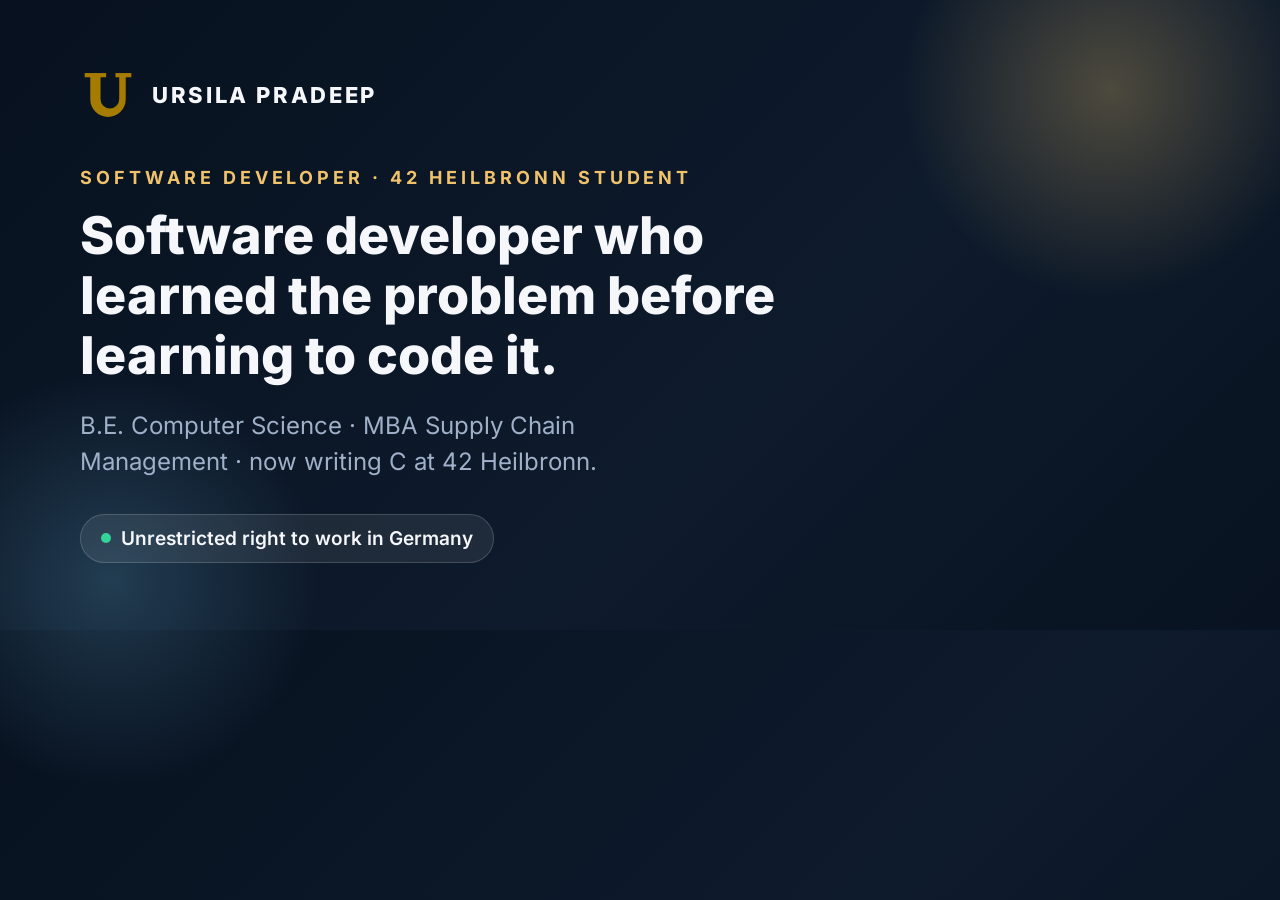
<file: tools/og-image.html>
<!doctype html>
<!-- Source for assets/og-image.png (1200x630 social share card). Rendered via headless
     Chromium: screenshot at viewport 1200x630. Regenerate after editing the logo or copy. -->
<html><head><meta charset="utf-8"><style>
  @font-face{font-family:'Inter';src:url('../assets/fonts/inter-latin.woff2') format('woff2');font-weight:300 800;}
  *{box-sizing:border-box;margin:0;padding:0;}
  body{width:1200px;height:630px;font-family:'Inter',sans-serif;background:linear-gradient(135deg,#07111f,#0e1b2c 60%,#081220);
       display:flex;align-items:center;justify-content:space-between;padding:80px;color:#f5f7fb;overflow:hidden;position:relative;}
  body::before{content:'';position:absolute;top:-120px;right:-120px;width:420px;height:420px;border-radius:50%;
       background:radial-gradient(circle,rgba(240,195,107,0.28),transparent 70%);}
  body::after{content:'';position:absolute;bottom:-160px;left:-100px;width:420px;height:420px;border-radius:50%;
       background:radial-gradient(circle,rgba(125,211,252,0.20),transparent 70%);}
  .left{max-width:700px;position:relative;z-index:1;}
  .brand{display:flex;align-items:center;gap:16px;margin-bottom:44px;}
  .brand img{width:56px;height:56px;}
  .brand span{font-weight:800;letter-spacing:0.12em;text-transform:uppercase;font-size:22px;}
  .eyebrow{color:#f0c36b;text-transform:uppercase;letter-spacing:0.22em;font-size:18px;font-weight:700;margin-bottom:18px;}
  h1{font-size:52px;font-weight:800;line-height:1.15;margin-bottom:22px;}
  p{font-size:24px;color:#9fb0c8;line-height:1.5;max-width:620px;}
  .badge{position:relative;z-index:1;display:inline-flex;align-items:center;gap:10px;margin-top:34px;
       background:rgba(255,255,255,0.08);border:1px solid rgba(255,255,255,0.16);border-radius:999px;padding:12px 20px;font-size:19px;font-weight:600;}
  .dot{width:10px;height:10px;border-radius:50%;background:#34d399;}
</style></head>
<body>
  <div class="left">
    <div class="brand">
      <img src="../assets/brand-mark.svg" />
      <span>Ursila Pradeep</span>
    </div>
    <div class="eyebrow">Software Developer · 42 Heilbronn student</div>
    <h1>Software developer who learned the problem before learning to code it.</h1>
    <p>B.E. Computer Science · MBA Supply Chain Management · now writing C at 42 Heilbronn.</p>
    <div class="badge"><span class="dot"></span> Unrestricted right to work in Germany</div>
  </div>
</body></html>
</file>
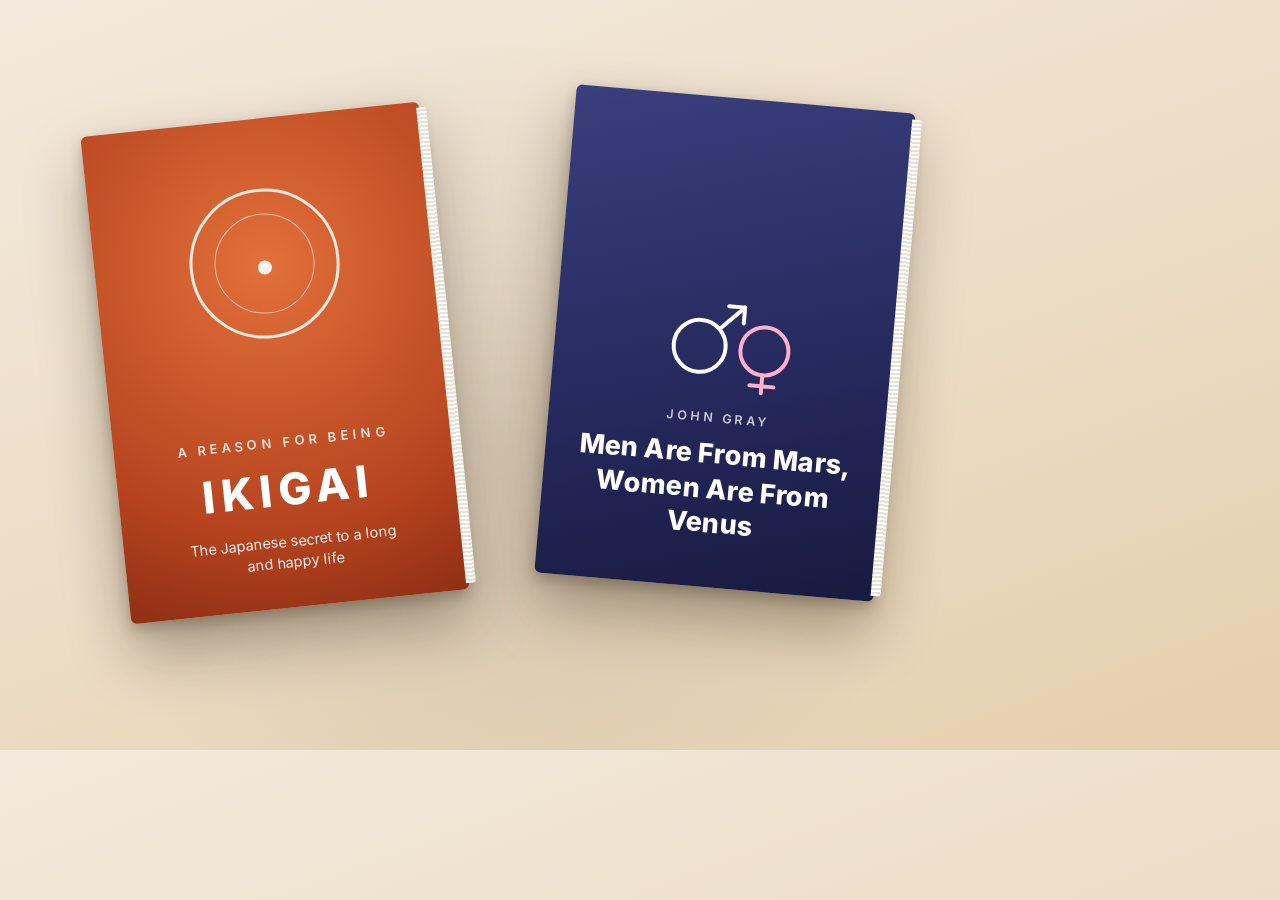
<file: tools/reading-cover.html>
<!doctype html>
<!-- Source for assets/photos/reading*.{jpg,webp} — an illustrated cover graphic (not a
     photo) for the Reading hobby card, referencing two of Ursila's books: Ikigai and Men Are
     From Mars, Women Are From Venus. Rendered via headless Chromium, then resized/converted
     through the same pipeline as the real hobby photos (see tools/optimize-images.mjs).
     To regenerate after editing:
       node -e "require('playwright-core').chromium.launch({executablePath:process.env.CHROMIUM_PATH})
         .then(async b=>{const p=await b.newPage({viewport:{width:1000,height:750}});
         await p.goto('file://'+process.cwd()+'/tools/reading-cover.html');
         await p.screenshot({path:'/tmp/reading-cover.png'});await b.close();})"
     then resize /tmp/reading-cover.png to 1000x750 and 600x450 as webp+jpg into assets/photos/. -->
<html><head><meta charset="utf-8"><style>
  @font-face{font-family:'Inter';src:url('../assets/fonts/inter-latin.woff2') format('woff2');font-weight:300 800;}
  *{box-sizing:border-box;margin:0;padding:0;}
  body{
    width:1000px;height:750px;font-family:'Inter',sans-serif;
    background:linear-gradient(160deg,#f3e9dc 0%,#ecdcc4 55%,#e4cfae 100%);
    position:relative;overflow:hidden;display:flex;align-items:center;justify-content:center;
  }
  body::before{ /* soft table shadow vignette */
    content:'';position:absolute;inset:0;
    background:radial-gradient(ellipse at 50% 60%, rgba(0,0,0,0.10), transparent 65%);
  }
  .book{
    position:absolute;width:340px;height:490px;border-radius:6px;
    box-shadow:0 30px 60px rgba(40,25,10,0.35), 0 6px 14px rgba(40,25,10,0.25);
    display:flex;flex-direction:column;align-items:center;justify-content:flex-end;
    padding:34px 26px;color:#fff;text-align:center;
  }
  .book::after{ /* page edge */
    content:'';position:absolute;right:-7px;top:6px;bottom:6px;width:10px;
    background:repeating-linear-gradient(180deg,#fff 0 2px,#e7e1d4 2px 4px);
    border-radius:0 3px 3px 0;
  }
  .ikigai{
    left:105px;top:118px;transform:rotate(-6deg);
    background:radial-gradient(circle at 50% 30%, #e2703a, #b5431f 70%, #8f2f14 100%);
    z-index:1;
  }
  .marsvenus{
    left:555px;top:98px;transform:rotate(5deg);
    background:linear-gradient(165deg,#3a3f7d 0%, #262a5e 55%, #181a3f 100%);
    z-index:2;
  }
  .ikigai .motif{
    position:absolute;top:70px;left:50%;transform:translateX(-50%);
    width:150px;height:150px;border-radius:50%;
    border:3px solid rgba(255,255,255,0.85);
  }
  .ikigai .motif::before{
    content:'';position:absolute;inset:22px;border-radius:50%;border:1.5px solid rgba(255,255,255,0.55);
  }
  .ikigai .motif::after{
    content:'';position:absolute;inset:0;margin:auto;width:14px;height:14px;border-radius:50%;
    background:rgba(255,255,255,0.9);top:8px;
  }
  .ikigai .kicker{font-size:13px;letter-spacing:0.32em;font-weight:600;opacity:0.85;margin-bottom:10px;text-transform:uppercase;}
  .ikigai h1{font-size:44px;font-weight:800;letter-spacing:0.14em;margin-bottom:14px;}
  .ikigai p{font-size:14.5px;font-weight:400;line-height:1.5;opacity:0.92;max-width:230px;}

  .marsvenus .motif{
    position:relative;width:170px;height:100px;margin-bottom:18px;
  }
  .marsvenus .motif svg{width:100%;height:100%;}
  .marsvenus .kicker{font-size:12.5px;letter-spacing:0.28em;font-weight:600;opacity:0.75;margin-bottom:12px;text-transform:uppercase;}
  .marsvenus h1{font-size:27px;font-weight:800;line-height:1.28;letter-spacing:0.01em;margin-bottom:12px;}
  .marsvenus p{font-size:13.5px;opacity:0.8;font-weight:500;}
</style></head>
<body>
  <div class="book ikigai">
    <div class="motif"></div>
    <p class="kicker">A reason for being</p>
    <h1>IKIGAI</h1>
    <p>The Japanese secret to a long and happy life</p>
  </div>
  <div class="book marsvenus">
    <div class="motif">
      <svg viewBox="0 0 170 100" fill="none">
        <circle cx="60" cy="55" r="26" stroke="#fff" stroke-width="4"/>
        <line x1="79" y1="36" x2="102" y2="13" stroke="#fff" stroke-width="4" stroke-linecap="round"/>
        <line x1="102" y1="13" x2="86" y2="13" stroke="#fff" stroke-width="4" stroke-linecap="round"/>
        <line x1="102" y1="13" x2="102" y2="29" stroke="#fff" stroke-width="4" stroke-linecap="round"/>
        <circle cx="125" cy="55" r="24" stroke="#fbb1c9" stroke-width="4"/>
        <line x1="125" y1="79" x2="125" y2="97" stroke="#fbb1c9" stroke-width="4" stroke-linecap="round"/>
        <line x1="113" y1="90" x2="137" y2="90" stroke="#fbb1c9" stroke-width="4" stroke-linecap="round"/>
      </svg>
    </div>
    <p class="kicker">John Gray</p>
    <h1>Men Are From Mars,<br/>Women Are From Venus</h1>
  </div>
</body></html>
</file>
<file: styles.css>
/* Self-hosted Inter (variable font, OFL-1.1 licensed — assets/fonts/INTER-LICENSE.txt).
   Replaces the Google Fonts CDN link: one fewer render-blocking third-party request, and
   avoids sending EU visitors' IP addresses to fonts.googleapis.com/fonts.gstatic.com without
   consent (a hotlinked Google Fonts request was held to violate GDPR by LG München, Jan 2022 —
   worth avoiding outright on a site aimed at German employers). */
@font-face {
  font-family: 'Inter';
  font-style: normal;
  font-display: swap;
  font-weight: 300 800;
  src: url('assets/fonts/inter-latin.woff2') format('woff2');
  unicode-range: U+0000-00FF, U+0131, U+0152-0153, U+02BB-02BC, U+02C6, U+02DA, U+02DC,
    U+2000-206F, U+20AC, U+2122, U+2191, U+2193, U+2212, U+2215, U+FEFF, U+FFFD;
}

@font-face {
  font-family: 'Inter';
  font-style: normal;
  font-display: swap;
  font-weight: 300 800;
  src: url('assets/fonts/inter-latin-ext.woff2') format('woff2');
  unicode-range: U+0100-02BA, U+02BD-02C5, U+02C7-02CC, U+02CE-02D7, U+02DD-02FF, U+1E00-1EFF,
    U+2020, U+20A0-20AB, U+20AD-20C0, U+2113, U+2C60-2C7F, U+A720-A7FF;
}

/* JetBrains Mono (variable font, OFL-1.1 — assets/fonts/JETBRAINS-MONO-LICENSE.txt), self-hosted
   for the same reason as Inter. Used only for dates, labels and tech tags. */
@font-face {
  font-family: 'JetBrains Mono';
  font-style: normal;
  font-display: swap;
  font-weight: 100 800;
  src: url('assets/fonts/jetbrains-mono-latin.woff2') format('woff2');
  unicode-range: U+0000-00FF, U+0131, U+0152-0153, U+02BB-02BC, U+02C6, U+02DA, U+02DC,
    U+2000-206F, U+20AC, U+2122, U+2191, U+2193, U+2212, U+2215, U+FEFF, U+FFFD;
}

/* Day (default) — near-white ground, dark ink, one muted blue accent. Flat: no shadows,
   no gradients, solid surfaces separated by hairline borders. */
:root {
  --bg: #fbfbf9;
  --bg-soft: #f2f2ee;
  --card: #ffffff;
  --card-strong: #ffffff;
  --text: #14181f;
  --muted: #4d5562;
  --accent: #1f4e79;
  --accent-2: #1f4e79;
  --on-accent: #ffffff;
  --border: #d8dad4;
  --shadow: none;
  --page-bg: #fbfbf9;
  --section-alt: #f2f2ee;
  --focus-ring: #1f4e79;
  --success: #1f7a4d;
  --success-ink: #ffffff;
  --mono: 'JetBrains Mono', ui-monospace, 'SFMono-Regular', Menlo, Consolas, monospace;
  --radius: 6px;
  --radius-sm: 4px;
}

/* Night — the espresso ground (#1c140f) with the same flat treatment and a light blue accent. */
:root[data-theme='dark'] {
  --bg: #1c140f;
  --bg-soft: #241a13;
  --card: #231912;
  --card-strong: #2b2018;
  --text: #f3ece2;
  --muted: #b9a792;
  --accent: #9dbfe0;
  --accent-2: #9dbfe0;
  --on-accent: #10151c;
  --border: #3b2d21;
  --shadow: none;
  --page-bg: #1c140f;
  --section-alt: #211812;
  --focus-ring: #9dbfe0;
  --success: #5fae7f;
  --success-ink: #06210f;
}

* {
  box-sizing: border-box;
}

html {
  scroll-behavior: smooth;
}

@media (prefers-reduced-motion: reduce) {
  html {
    scroll-behavior: auto;
  }
  *,
  *::before,
  *::after {
    animation-duration: 0.001ms !important;
    animation-iteration-count: 1 !important;
    transition-duration: 0.001ms !important;
    scroll-behavior: auto !important;
  }
}

body {
  margin: 0;
  font-family: 'Inter', sans-serif;
  color: var(--text);
  background: var(--page-bg);
  line-height: 1.6;
  transition: background 220ms ease, color 220ms ease;
}

img {
  max-width: 100%;
  display: block;
}

a {
  color: inherit;
}

/* Visible, consistent keyboard focus everywhere — buttons, links, form fields */
:focus-visible {
  outline: 3px solid var(--focus-ring);
  outline-offset: 3px;
  border-radius: 4px;
}

.visually-hidden {
  position: absolute;
  width: 1px;
  height: 1px;
  padding: 0;
  margin: -1px;
  overflow: hidden;
  clip: rect(0, 0, 0, 0);
  white-space: nowrap;
  border: 0;
}

.skip-link {
  position: absolute;
  top: -3rem;
  left: 1rem;
  z-index: 100;
  background: var(--accent);
  color: var(--on-accent);
  padding: 0.75rem 1.25rem;
  border-radius: 0.6rem;
  font-weight: 700;
  text-decoration: none;
  transition: top 150ms ease;
}

.skip-link:focus {
  top: 1rem;
}

.container {
  width: min(1120px, calc(100% - 2rem));
  margin: 0 auto;
}

.hero {
  padding: 1.25rem 0 4rem;
}

.hero-small {
  padding-bottom: 3rem;
}

.nav {
  display: flex;
  justify-content: space-between;
  align-items: center;
  padding: 1rem 0 2rem;
  gap: 1rem;
  position: relative;
}

.brand {
  display: flex;
  align-items: center;
  gap: 0.75rem;
  text-decoration: none;
  color: var(--text);
  font-weight: 700;
  letter-spacing: 0.08em;
  text-transform: uppercase;
}

.brand img {
  width: 44px;
  height: 44px;
}

.nav-actions {
  display: flex;
  align-items: center;
  gap: 1rem;
  flex-wrap: wrap;
  justify-content: flex-end;
}

.nav-links {
  display: flex;
  gap: 1.1rem;
  flex-wrap: wrap;
  align-items: center;
}

.nav-links a {
  color: var(--muted);
  text-decoration: none;
  font-weight: 500;
  padding: 0.3rem 0.1rem;
  border-bottom: 2px solid transparent;
}

.nav-links a:hover {
  color: var(--accent);
}

.nav-links a[aria-current='page'] {
  color: var(--text);
  border-bottom-color: var(--accent);
}

.nav-toggle {
  display: none;
  align-items: center;
  justify-content: center;
  width: 44px;
  height: 44px;
  border-radius: 0.65rem;
  border: 1px solid var(--border);
  background: var(--card);
  color: var(--text);
  cursor: pointer;
}

.nav-toggle svg {
  width: 22px;
  height: 22px;
}

/* Two compact, unboxed controls instead of two bordered button-groups (5 buttons total) —
   a native <select> needs no extra ARIA work to be keyboard/screen-reader accessible, and a
   single toggle button covers a 2-option language switch without a second pill-group. */
.nav-controls {
  display: flex;
  align-items: center;
  gap: 0.5rem;
}

.theme-toggle {
  display: inline-flex;
  align-items: center;
  justify-content: center;
  width: 2.6rem;
  height: 2.6rem;
  border: 1px solid var(--border);
  border-radius: 0.6rem;
  background: var(--card);
  color: var(--text);
  cursor: pointer;
}

.theme-toggle svg {
  width: 18px;
  height: 18px;
}

.theme-toggle .icon-sun {
  display: none;
}

:root[data-theme='dark'] .theme-toggle .icon-sun {
  display: block;
}

:root[data-theme='dark'] .theme-toggle .icon-moon {
  display: none;
}

.lang-toggle {
  border: 1px solid var(--border);
  border-radius: 0.6rem;
  background: var(--card);
  color: var(--text);
  font: inherit;
  font-size: 0.88rem;
  font-weight: 600;
  padding: 0.5rem 0.7rem;
  cursor: pointer;
  min-width: 2.6rem;
}

.theme-toggle:hover,
.lang-toggle:hover {
  border-color: var(--accent);
}

.hero-grid {
  display: grid;
  grid-template-columns: 1.2fr 0.8fr;
  gap: 2rem;
  align-items: center;
  padding-top: 1rem;
}

.eyebrow {
  display: inline-block;
  margin: 0 0 0.75rem;
  color: var(--accent);
  text-transform: uppercase;
  letter-spacing: 0.25em;
  font-size: 0.8rem;
  font-weight: 700;
}

.hero h1,
.section h2,
.hero-small-copy h1 {
  font-size: clamp(2rem, 4vw, 3.2rem);
  line-height: 1.15;
  margin: 0 0 1rem;
}

.lead {
  font-size: 1.05rem;
  color: var(--muted);
  max-width: 650px;
}

.hero-actions,
.section-link-row {
  display: flex;
  flex-wrap: wrap;
  gap: 1rem;
  margin: 1.5rem 0;
}

.btn {
  display: inline-flex;
  align-items: center;
  gap: 0.5rem;
  padding: 0.85rem 1.3rem;
  border-radius: 999px;
  text-decoration: none;
  font-weight: 600;
  border: 1px solid transparent;
  transition: transform 180ms ease, background 180ms ease, box-shadow 180ms ease;
  cursor: pointer;
  font-size: 1rem;
  font-family: inherit;
}

.btn:hover {
  transform: translateY(-2px);
}

.btn-primary {
  background: linear-gradient(135deg, var(--accent), var(--accent-2));
  color: var(--on-accent);
}

.btn-secondary {
  color: var(--text);
  border: 1px solid var(--border);
  background: var(--card-strong);
}

.btn-sm {
  padding: 0.55rem 0.95rem;
  font-size: 0.9rem;
}

.btn svg {
  width: 18px;
  height: 18px;
  fill: currentColor;
  flex-shrink: 0;
}

/* Availability / work-permit bar — one bordered row instead of three separately-boxed
   pills, so it reads as a single fact strip rather than a cluster of badges. */
.availability-bar {
  margin-top: 1.75rem;
  padding: 0.85rem 1.1rem;
  list-style: none;
  display: flex;
  flex-wrap: wrap;
  align-items: center;
  row-gap: 0.4rem;
  border: 1px solid var(--border);
  border-radius: 0.9rem;
  background: var(--card);
  font-size: 0.92rem;
}

.availability-bar li {
  display: flex;
  align-items: center;
  gap: 0.45rem;
  color: var(--text);
}

/* The permit sentence is the longest item and often wraps to 2 lines on narrow screens —
   top-align its dot instead of vertically centering it against the whole wrapped block. */
.availability-bar li:has(.dot) {
  align-items: flex-start;
}

.availability-bar li:has(.dot) .dot {
  margin-top: 0.5em;
}

.availability-bar li:not(:first-child) {
  margin-left: 0.6rem;
  padding-left: 0.7rem;
  border-left: 1px solid var(--border);
}

.availability-bar li strong {
  color: var(--muted);
  font-weight: 500;
}

.availability-bar .permit-item {
  font-weight: 600;
}

.availability-bar .dot {
  width: 8px;
  height: 8px;
  border-radius: 50%;
  background: var(--success);
  flex-shrink: 0;
}

/* At-a-glance stat tiles */
.stat-grid {
  display: grid;
  grid-template-columns: repeat(4, minmax(0, 1fr));
  gap: 1rem;
  list-style: none;
  padding: 0;
  margin: 0;
}

.stat-tile {
  background: var(--card);
  border: 1px solid var(--border);
  border-radius: 1rem;
  padding: 1.35rem 1.25rem;
  backdrop-filter: blur(16px);
  box-shadow: var(--shadow);
}

.stat-tile .stat-value {
  display: block;
  font-size: 1.6rem;
  font-weight: 800;
  color: var(--accent);
  margin-bottom: 0.3rem;
  line-height: 1.2;
}

.stat-tile .stat-label {
  color: var(--muted);
  font-size: 0.92rem;
}

.highlights {
  display: flex;
  flex-wrap: wrap;
  gap: 0.75rem;
  padding: 0;
  list-style: none;
  margin: 1.25rem 0 0;
}

.highlights li {
  padding: 0.6rem 0.8rem;
  background: var(--card);
  border: 1px solid var(--border);
  border-radius: 999px;
  color: var(--muted);
}

.hero-card,
.card,
.timeline-card,
.mini-card,
.image-card {
  background: var(--card);
  border: 1px solid var(--border);
  backdrop-filter: blur(16px);
  box-shadow: var(--shadow);
}

.hero-card {
  overflow: hidden;
  border-radius: 1.25rem;
}

.hero-card img {
  width: 100%;
  height: auto;
  aspect-ratio: 1 / 1;
  object-fit: cover;
  background: linear-gradient(135deg, rgba(125, 211, 252, 0.22), rgba(240, 195, 107, 0.22));
}

.hero-card-content {
  padding: 1.25rem 1.35rem 1.45rem;
}

.hero-card h2 {
  margin: 0 0 0.4rem;
  font-size: 1.15rem;
}

.hero-card p {
  margin: 0;
  color: var(--muted);
}

.section {
  padding: 4.5rem 0;
}

.section-light {
  background: var(--section-alt);
}

.two-col {
  display: grid;
  grid-template-columns: 1.1fr 0.9fr;
  gap: 2rem;
  align-items: start;
}

.info-grid,
.cards-grid,
.image-grid {
  display: grid;
  grid-template-columns: repeat(2, minmax(0, 1fr));
  gap: 1rem;
}

.project-grid {
  display: grid;
  grid-template-columns: repeat(auto-fit, minmax(280px, 1fr));
  gap: 1.1rem;
}

.mini-card,
.card,
.image-card {
  border-radius: 1rem;
  padding: 1.2rem;
}

.image-card {
  padding: 0;
  overflow: hidden;
}

.image-card img {
  width: 100%;
  height: 220px;
  object-fit: cover;
}

.image-card-content {
  padding: 1rem 1.2rem 1.2rem;
}

.mini-card h3,
.card h3,
.timeline-card h3,
.image-card h3 {
  margin: 0 0 0.4rem;
}

.mini-card p,
.card p,
.timeline-card p,
.image-card p {
  margin: 0;
  color: var(--muted);
}

.meta {
  color: var(--accent);
  margin-bottom: 0.45rem;
  font-size: 0.95rem;
  font-weight: 600;
}

.timeline {
  display: grid;
  gap: 1rem;
  margin-top: 1.5rem;
}

.timeline-card {
  padding: 1.2rem 1.35rem;
  border-radius: 1rem;
}

.timeline-meta {
  color: var(--accent-2);
  font-weight: 600;
  margin-bottom: 0.4rem;
}

.timeline-org {
  color: var(--muted);
  font-weight: 500;
  margin: 0 0 0.5rem;
  font-size: 0.95rem;
}

.timeline-card ul {
  margin: 0.6rem 0 0;
  padding-left: 1.1rem;
  color: var(--muted);
}

.timeline-card li + li {
  margin-top: 0.35rem;
}

.project-card {
  min-height: 100%;
  display: flex;
  flex-direction: column;
  gap: 0.6rem;
}

.project-card-head {
  display: flex;
  justify-content: space-between;
  align-items: flex-start;
  gap: 0.75rem;
}

/* Status badges used on project cards */
.status-badge {
  display: inline-flex;
  align-items: center;
  gap: 0.4rem;
  padding: 0.3rem 0.65rem;
  border-radius: 999px;
  font-size: 0.75rem;
  font-weight: 700;
  text-transform: uppercase;
  letter-spacing: 0.05em;
  white-space: nowrap;
  border: 1px solid var(--border);
}

.status-badge.status-done {
  background: color-mix(in srgb, var(--success) 18%, transparent);
  color: var(--text);
  border-color: color-mix(in srgb, var(--success) 45%, var(--border));
}

.status-badge.status-unconfirmed {
  background: transparent;
  color: var(--muted);
  border-style: dashed;
}

.tag-list {
  display: flex;
  flex-wrap: wrap;
  gap: 0.4rem;
  margin: 0.2rem 0 0;
  padding: 0;
  list-style: none;
}

.tag-list li {
  background: var(--bg-soft);
  border: 1px solid var(--border);
  color: var(--muted);
  font-size: 0.8rem;
  padding: 0.3rem 0.6rem;
  border-radius: 999px;
}

.project-card .project-links {
  margin-top: auto;
  display: flex;
  gap: 0.9rem;
  padding-top: 0.5rem;
}

.project-card .project-links a {
  color: var(--accent);
  font-weight: 600;
  font-size: 0.92rem;
  text-decoration: none;
}

.project-card .project-links a:hover {
  text-decoration: underline;
}

.project-card.is-unconfirmed {
  opacity: 0.72;
}

.project-note {
  background: var(--card);
  border: 1px dashed var(--border);
  border-radius: 1rem;
  padding: 1.1rem 1.3rem;
  color: var(--muted);
  margin: 1.75rem 0 0;
}

.project-note strong {
  color: var(--text);
}

.hobby-list {
  display: flex;
  flex-wrap: wrap;
  gap: 0.75rem;
}

.hobby-list span {
  padding: 0.8rem 1rem;
  background: var(--card);
  border: 1px solid var(--border);
  border-radius: 999px;
}

.skill-grid ul {
  padding-left: 1.1rem;
  margin: 0.5rem 0 0;
  color: var(--muted);
}

.skill-grid li {
  margin-bottom: 0.25rem;
}

.skill-note {
  display: block;
  color: var(--muted);
  font-size: 0.82rem;
  margin-top: 0.5rem;
}

.footer {
  padding: 2.5rem 0 2.25rem;
}

.footer-content {
  display: flex;
  justify-content: space-between;
  align-items: center;
  gap: 1rem;
  flex-wrap: wrap;
  border-top: 1px solid var(--border);
  padding-top: 1.25rem;
  color: var(--muted);
}

.footer-links {
  display: flex;
  gap: 1.25rem;
  flex-wrap: wrap;
  list-style: none;
  padding: 0;
  margin: 0;
}

.footer-links a {
  color: var(--muted);
  text-decoration: none;
}

.footer-links a:hover {
  color: var(--accent);
}

.footer a.footer-cta {
  color: var(--accent);
  text-decoration: none;
  font-weight: 600;
}

/* Social icon list for contact page */
.social-links {
  display: flex;
  gap: 1rem;
  align-items: center;
  margin-top: 1.25rem;
  flex-wrap: wrap;
}

.social-link {
  display: inline-flex;
  align-items: center;
  gap: 0.6rem;
  padding: 0.7rem 1.1rem;
  border-radius: 999px;
  background: var(--card);
  border: 1px solid var(--border);
  color: var(--text);
  text-decoration: none;
  font-weight: 600;
}

.social-link:hover {
  border-color: var(--accent);
  color: var(--accent);
}

.social-link svg {
  width: 20px;
  height: 20px;
  fill: currentColor;
  flex-shrink: 0;
}

.contact-email {
  font-size: 1.15rem;
  font-weight: 700;
  color: var(--accent);
  text-decoration: none;
  word-break: break-word;
}

.contact-email:hover {
  text-decoration: underline;
}

@media (max-width: 860px) {
  .hero-grid,
  .two-col {
    grid-template-columns: 1fr;
  }

  .info-grid,
  .cards-grid,
  .image-grid {
    grid-template-columns: 1fr;
  }

  .stat-grid {
    grid-template-columns: repeat(2, minmax(0, 1fr));
  }
}

@media (max-width: 720px) {
  .nav-toggle {
    display: inline-flex;
  }

  .nav-actions {
    position: absolute;
    top: calc(100% + 0.5rem);
    left: 0;
    right: 0;
    flex-direction: column;
    align-items: stretch;
    background: var(--card-strong);
    border: 1px solid var(--border);
    border-radius: 1rem;
    padding: 1rem;
    box-shadow: var(--shadow);
    display: none;
    z-index: 40;
  }

  .nav-actions.is-open {
    display: flex;
  }

  .nav-links {
    flex-direction: column;
    align-items: flex-start;
    gap: 0.75rem;
  }

  .nav-controls {
    margin-top: 0.85rem;
    padding-top: 0.85rem;
    border-top: 1px solid var(--border);
  }

}

@media (max-width: 600px) {
  .nav {
    align-items: center;
  }

  .hero {
    padding-bottom: 3rem;
  }

  .stat-grid {
    grid-template-columns: 1fr;
  }

  .footer-content {
    flex-direction: column;
    align-items: flex-start;
  }
}

/* Featured Work (home page): three compact cards in a row, each a small screenshot over
   short problem / built / hard / tech notes. */
.case-list {
  display: grid;
  grid-template-columns: repeat(3, minmax(0, 1fr));
  gap: 1.1rem;
  margin-top: 1.75rem;
  align-items: stretch;
}

.case-card {
  display: flex;
  flex-direction: column;
  padding: 1rem;
}

.case-media {
  display: block;
  border-radius: 10px;
  overflow: hidden;
  border: 1px solid var(--border);
  background: #0d0906;
}

.case-media img {
  display: block;
  width: 100%;
  height: 150px;
  object-fit: cover;
  object-position: top left;
}

.case-body {
  display: flex;
  flex-direction: column;
  flex: 1;
  min-width: 0;
  margin-top: 0.85rem;
}

.case-body .project-card-head h3 {
  margin: 0;
  font-size: 1.1rem;
}

.case-body .meta {
  font-size: 0.8rem;
}

.case-facts {
  margin: 0.6rem 0 0;
}

.case-facts dt {
  font-size: 0.68rem;
  font-weight: 700;
  letter-spacing: 0.08em;
  text-transform: uppercase;
  color: var(--accent);
  margin-top: 0.6rem;
}

.case-facts dd {
  margin: 0.1rem 0 0;
  color: var(--muted);
  font-size: 0.88rem;
  line-height: 1.5;
}

.case-facts .tag-list {
  margin: 0.3rem 0 0;
}

.case-facts .tag-list li {
  font-size: 0.72rem;
  padding: 0.15rem 0.55rem;
}

.case-body .project-links {
  margin-top: auto;
  padding-top: 0.8rem;
}

.earlier-heading {
  margin: 2.5rem 0 0.9rem;
  font-size: 0.8rem;
  font-weight: 700;
  letter-spacing: 0.12em;
  text-transform: uppercase;
  color: var(--muted);
}

.earlier-row {
  display: grid;
  grid-template-columns: repeat(2, minmax(0, 1fr));
  gap: 1rem;
}

.earlier-card {
  padding: 1rem 1.2rem;
  box-shadow: none;
}

.earlier-card h4 {
  margin: 0.2rem 0 0.35rem;
  font-size: 1rem;
  color: var(--text);
}

.earlier-card p {
  margin: 0;
  font-size: 0.9rem;
}

.earlier-card .meta {
  font-size: 0.78rem;
}

@media (max-width: 900px) {
  .case-list {
    grid-template-columns: minmax(0, 1fr);
  }

  .case-media img {
    height: 180px;
  }
}

@media (max-width: 600px) {
  .earlier-row {
    grid-template-columns: minmax(0, 1fr);
  }
}

/* ==========================================================================
   Technical-document treatment. Everything below restyles the components
   above without touching markup: flat surfaces, small corners, a monospace
   face for dates, labels and tags, tighter spacing, and a date column on the
   experience timeline like a tabular CV.
   ========================================================================== */

body {
  font-size: 1rem;
  line-height: 1.55;
  -webkit-font-smoothing: antialiased;
}

.container {
  width: min(1080px, calc(100% - 2rem));
}

/* Type scale */
.hero h1,
.hero-small-copy h1 {
  font-size: clamp(1.9rem, 3.3vw, 2.6rem);
  line-height: 1.15;
  letter-spacing: -0.02em;
  font-weight: 700;
}

.section h2 {
  font-size: clamp(1.4rem, 2.3vw, 1.85rem);
  line-height: 1.2;
  letter-spacing: -0.015em;
  font-weight: 700;
}

.mini-card h3,
.card h3,
.timeline-card h3,
.image-card h3 {
  font-size: 1.05rem;
  line-height: 1.3;
}

.lead {
  font-size: 1rem;
  max-width: 62ch;
}

/* Monospace for the "metadata" layer: labels, dates, tags, badges */
.eyebrow,
.meta,
.timeline-meta,
.tag-list li,
.status-badge,
.case-facts dt,
.earlier-heading,
.stat-tile .stat-value,
.lang-toggle {
  font-family: var(--mono);
}

.eyebrow {
  font-size: 0.72rem;
  letter-spacing: 0.12em;
  font-weight: 500;
  margin-bottom: 0.6rem;
}

.meta {
  font-size: 0.8rem;
  font-weight: 500;
  color: var(--muted);
}

.case-body .meta {
  font-size: 0.74rem;
}

.earlier-card .meta {
  font-size: 0.72rem;
}

.earlier-heading {
  font-weight: 500;
  font-size: 0.72rem;
}

/* Spacing */
.hero {
  padding: 0.5rem 0 3rem;
}

.hero-small {
  padding-bottom: 2.25rem;
}

.nav {
  padding: 0.9rem 0;
  margin-bottom: 1.75rem;
  border-bottom: 1px solid var(--border);
}

.section {
  padding: 3.25rem 0;
}

.section-light {
  border-top: 1px solid var(--border);
  border-bottom: 1px solid var(--border);
}

.skip-link {
  top: -5rem;
  border-radius: var(--radius-sm);
}

/* Navigation */
.brand {
  letter-spacing: 0.04em;
  font-size: 0.95rem;
}

.brand img {
  width: 32px;
  height: 32px;
}

.nav-links a {
  font-size: 0.92rem;
}

.theme-toggle,
.lang-toggle,
.nav-toggle {
  border-radius: var(--radius-sm);
  background: transparent;
}

.lang-toggle {
  font-size: 0.78rem;
  font-weight: 500;
}

/* Surfaces: flat, hairline borders, small corners */
.hero-card,
.card,
.timeline-card,
.mini-card,
.image-card,
.stat-tile,
.project-note {
  border-radius: var(--radius);
  box-shadow: none;
  backdrop-filter: none;
  -webkit-backdrop-filter: none;
}

.hero-card img {
  background: var(--bg-soft);
}

.availability-bar {
  border-radius: var(--radius);
  font-size: 0.88rem;
}

.highlights li,
.hobby-list span,
.social-link,
.tag-list li,
.status-badge {
  border-radius: var(--radius-sm);
}

.hobby-list span {
  padding: 0.5rem 0.8rem;
  font-size: 0.92rem;
}

.tag-list li {
  font-size: 0.72rem;
  padding: 0.15rem 0.45rem;
  background: var(--bg-soft);
}

.case-facts .tag-list li {
  font-size: 0.68rem;
  padding: 0.12rem 0.4rem;
}

.status-badge {
  font-size: 0.66rem;
  font-weight: 500;
  padding: 0.2rem 0.45rem;
  letter-spacing: 0.06em;
}

/* Buttons: solid, square-ish, no lift */
.btn {
  border-radius: var(--radius-sm);
  padding: 0.6rem 1rem;
  font-size: 0.94rem;
  transition: background 150ms ease, border-color 150ms ease, color 150ms ease;
}

.btn:hover {
  transform: none;
}

.btn-primary {
  background: var(--accent);
}

.btn-primary:hover {
  background: color-mix(in srgb, var(--accent) 86%, var(--text));
}

.btn-secondary {
  background: transparent;
}

.btn-secondary:hover {
  border-color: var(--accent);
  color: var(--accent);
}

/* Stat tiles: a ruled row of figures instead of four floating cards */
.stat-grid {
  gap: 0;
  border: 1px solid var(--border);
  border-radius: var(--radius);
  background: var(--card);
}

.stat-tile {
  border: 0;
  border-radius: 0;
  background: transparent;
  padding: 1.1rem 1.2rem;
}

.stat-tile + .stat-tile {
  border-left: 1px solid var(--border);
}

.stat-tile .stat-value {
  font-size: 1.35rem;
  font-weight: 600;
  color: var(--text);
  letter-spacing: -0.02em;
}

.stat-tile .stat-label {
  font-size: 0.84rem;
}

/* Experience timeline: dates in a fixed left column, like a tabular CV */
.timeline {
  gap: 0;
  border-top: 1px solid var(--border);
}

.timeline-card {
  display: grid;
  grid-template-columns: 11.5rem minmax(0, 1fr);
  column-gap: 1.5rem;
  padding: 1.25rem 0;
  border: 0;
  border-bottom: 1px solid var(--border);
  border-radius: 0;
  background: transparent;
}

.timeline-card > * {
  grid-column: 2;
}

.timeline-card > .timeline-meta {
  grid-column: 1;
  grid-row: 1 / span 6;
  margin: 0;
  padding-top: 0.15rem;
  font-size: 0.8rem;
  font-weight: 500;
  color: var(--muted);
}

.timeline-org {
  font-size: 0.9rem;
}

.timeline-card ul {
  font-size: 0.95rem;
}

/* Featured work cards */
.case-card {
  padding: 0.9rem;
}

.case-media {
  border-radius: var(--radius-sm);
}

.case-facts dt {
  font-size: 0.64rem;
  font-weight: 500;
  letter-spacing: 0.1em;
}

.project-card .project-links a,
.footer a.footer-cta,
.contact-email {
  font-weight: 500;
}

.project-card .project-links a {
  font-size: 0.86rem;
}

.contact-email {
  font-family: var(--mono);
  font-size: 1rem;
}

.footer {
  padding: 1.75rem 0;
  font-size: 0.9rem;
}

@media (max-width: 860px) {
  .stat-tile:nth-child(odd) {
    border-left: 0;
  }

  .stat-tile:nth-child(n + 3) {
    border-top: 1px solid var(--border);
  }
}

@media (max-width: 720px) {
  .nav-actions {
    border-radius: var(--radius);
    box-shadow: none;
  }

  .timeline-card {
    grid-template-columns: minmax(0, 1fr);
  }

  .timeline-card > *,
  .timeline-card > .timeline-meta {
    grid-column: 1;
    grid-row: auto;
  }

  .timeline-card > .timeline-meta {
    margin-bottom: 0.3rem;
  }
}

@media (max-width: 600px) {
  .section {
    padding: 2.5rem 0;
  }

  .stat-tile + .stat-tile {
    border-left: 0;
    border-top: 1px solid var(--border);
  }
}

/* ==========================================================================
   Motion (js/motion.js adds .reveal / .is-visible and the looping clips).
   Everything here sits behind prefers-reduced-motion: no-preference.
   ========================================================================== */

/* Looping clip laid over a project card's static image */
.case-media {
  position: relative;
}

.case-loop {
  position: absolute;
  inset: 0;
  width: 100%;
  height: 100%;
  object-fit: cover;
  opacity: 0;
  transition: opacity 300ms ease;
  pointer-events: none;
}

.case-media.has-loop .case-loop {
  opacity: 1;
}

@media (prefers-reduced-motion: no-preference) {
  /* Fade-in on scroll */
  .reveal {
    opacity: 0;
    transform: translateY(12px);
    transition: opacity 500ms ease, transform 500ms ease;
  }

  .reveal.is-visible {
    opacity: 1;
    transform: none;
  }

  .case-card.reveal:nth-child(2) {
    transition-delay: 80ms;
  }

  .case-card.reveal:nth-child(3) {
    transition-delay: 160ms;
  }

  /* Hover lift on project cards */
  .case-card,
  .project-card,
  .earlier-card {
    transition: transform 180ms ease, border-color 180ms ease;
  }

  .case-card:not(.reveal):hover,
  .project-card:not(.reveal):hover,
  .earlier-card:not(.reveal):hover {
    transform: translateY(-3px);
    border-color: var(--accent);
  }
}

/* ==========================================================================
   Interactive project demos (js/demos.js): a dialog per project.
   ========================================================================== */
.case-body .project-links {
  align-items: center;
  justify-content: space-between;
}

.demo-open {
  font-family: inherit;
}

.demo {
  width: min(720px, calc(100% - 2rem));
  max-height: calc(100% - 2rem);
  padding: 0;
  border: 1px solid var(--border);
  border-radius: var(--radius);
  background: var(--card);
  color: var(--text);
}

.demo::backdrop {
  background: rgba(10, 12, 16, 0.6);
}

.demo-body {
  padding: 1.1rem 1.2rem 1.2rem;
}

.demo-head {
  display: flex;
  align-items: center;
  justify-content: space-between;
  gap: 1rem;
  margin-bottom: 0.9rem;
}

.demo-head h2 {
  margin: 0;
  font-size: 1.1rem;
  letter-spacing: -0.01em;
}

.demo-note {
  margin: 0.8rem 0 0;
  color: var(--muted);
  font-size: 0.84rem;
}

/* miniRT */
.rt-stage {
  width: 100%;
  aspect-ratio: 4 / 3;
  background-color: #0d0906;
  background-repeat: no-repeat;
  background-size: 600% 400%;
  border: 1px solid var(--border);
  border-radius: var(--radius-sm);
  cursor: ew-resize;
  touch-action: pan-y;
  user-select: none;
}

.rt-control {
  display: grid;
  gap: 0.35rem;
  margin-top: 0.8rem;
  font-size: 0.86rem;
  color: var(--muted);
}

.rt-slider {
  width: 100%;
  accent-color: var(--accent);
}

.rt-line {
  margin: 0.6rem 0 0;
  padding: 0.5rem 0.7rem;
  background: var(--bg-soft);
  border: 1px solid var(--border);
  border-radius: var(--radius-sm);
  font-family: var(--mono);
  font-size: 0.8rem;
  overflow-x: auto;
}

/* minishell */
.msh-screen {
  height: 240px;
  overflow-y: auto;
  padding: 0.8rem 0.9rem;
  background: #16181d;
  color: #e6e6e6;
  border-radius: var(--radius-sm) var(--radius-sm) 0 0;
  font-family: var(--mono);
  font-size: 0.84rem;
  line-height: 1.55;
  white-space: pre-wrap;
  word-break: break-word;
}

.msh-cmd {
  color: #9dbfe0;
}

.msh-note {
  color: #d9b36c;
}

.msh-form {
  display: flex;
  align-items: center;
  gap: 0.5rem;
  padding: 0.5rem 0.9rem;
  background: #1d2026;
  border-radius: 0 0 var(--radius-sm) var(--radius-sm);
  font-family: var(--mono);
  font-size: 0.84rem;
}

.msh-prompt {
  color: #9dbfe0;
}

.msh-input {
  flex: 1;
  min-width: 0;
  border: 0;
  background: transparent;
  color: #e6e6e6;
  font: inherit;
  padding: 0.25rem 0;
}

.msh-input:focus-visible {
  outline: 1px solid #9dbfe0;
  outline-offset: 2px;
}

.msh-chips-label {
  margin: 0.9rem 0 0.4rem;
  font-size: 0.84rem;
  color: var(--muted);
}

.msh-chips {
  display: flex;
  flex-wrap: wrap;
  gap: 0.35rem;
}

.msh-chip {
  font-family: var(--mono);
  font-size: 0.74rem;
  padding: 0.25rem 0.5rem;
  border: 1px solid var(--border);
  border-radius: var(--radius-sm);
  background: var(--bg-soft);
  color: var(--text);
  cursor: pointer;
}

.msh-chip:hover {
  border-color: var(--accent);
  color: var(--accent);
}

/* ==========================================================================
   Career path: experience and education as one vertical timeline.
   Desktop: date column | line with dots | content. Phone: line on the left,
   date stacked above the content.
   ========================================================================== */
.path {
  --path-date: 11.5rem;
  --path-gap: 2.25rem;
  list-style: none;
  margin: 0;
  padding: 0;
  position: relative;
}

/* the line */
.path::before {
  content: '';
  position: absolute;
  top: 0.6rem;
  bottom: 0.6rem;
  left: calc(var(--path-date) + var(--path-gap) / 2);
  width: 1px;
  background: var(--border);
}

.path-item {
  display: grid;
  grid-template-columns: var(--path-date) minmax(0, 1fr);
  column-gap: var(--path-gap);
  position: relative;
  padding: 0 0 1.9rem;
}

/* the dot */
.path-item::before {
  content: '';
  position: absolute;
  top: 0.4rem;
  left: calc(var(--path-date) + var(--path-gap) / 2 - 4px);
  width: 9px;
  height: 9px;
  border-radius: 50%;
  background: var(--page-bg);
  border: 2px solid var(--accent);
  box-sizing: border-box;
}

.section-light .path-item::before {
  background: var(--section-alt);
}

.path-date {
  font-family: var(--mono);
  font-size: 0.8rem;
  font-weight: 500;
  color: var(--muted);
  text-align: right;
  padding-top: 0.15rem;
}

.path-kind {
  display: inline-block;
  font-family: var(--mono);
  font-size: 0.66rem;
  letter-spacing: 0.1em;
  text-transform: uppercase;
  color: var(--accent);
  margin-bottom: 0.2rem;
}

.path-body h3 {
  margin: 0 0 0.2rem;
  font-size: 1.05rem;
  line-height: 1.3;
}

.path-org {
  margin: 0 0 0.4rem;
  color: var(--muted);
  font-weight: 500;
  font-size: 0.9rem;
}

.path-body p {
  margin: 0;
  color: var(--muted);
  font-size: 0.95rem;
  max-width: 70ch;
}

.path-body .path-org {
  font-size: 0.9rem;
}

.path-body ul {
  list-style: disc;
  margin: 0.35rem 0 0;
  padding-left: 1.1rem;
  color: var(--muted);
  font-size: 0.95rem;
  max-width: 72ch;
}

.path-body li + li {
  margin-top: 0.3rem;
}

.path-body a {
  color: var(--accent);
}

/* a quiet one-line entry: smaller dot, muted text, no label */
.path-item-quiet {
  padding-bottom: 1.4rem;
}

.path-item-quiet::before {
  width: 7px;
  height: 7px;
  top: 0.45rem;
  margin-left: 1px;
  border-color: var(--muted);
}

.path-item-quiet .path-body p {
  font-size: 0.88rem;
}

/* country markers sit on the line */
.path-place {
  position: relative;
  padding: 0 0 1.4rem;
  padding-left: calc(var(--path-date) + var(--path-gap) / 2 - 2.6rem);
}

.path-place:not(:first-child) {
  padding-top: 0.6rem;
}

.path-place span {
  display: inline-block;
  min-width: 5.2rem;
  text-align: center;
  font-family: var(--mono);
  font-size: 0.7rem;
  font-weight: 500;
  letter-spacing: 0.12em;
  text-transform: uppercase;
  color: var(--on-accent);
  background: var(--accent);
  border-radius: var(--radius-sm);
  padding: 0.2rem 0.5rem;
  position: relative;
}

/* where the path stands today */
.path-item-now {
  padding-bottom: 0;
}

.path-item-now::before {
  background: var(--accent);
  box-shadow: 0 0 0 4px color-mix(in srgb, var(--accent) 22%, transparent);
}

@media (prefers-reduced-motion: no-preference) {
  .path-item-now::before {
    animation: path-now 2.4s ease-out infinite;
  }

  @keyframes path-now {
    0% {
      box-shadow: 0 0 0 0 color-mix(in srgb, var(--accent) 45%, transparent);
    }
    100% {
      box-shadow: 0 0 0 9px color-mix(in srgb, var(--accent) 0%, transparent);
    }
  }
}

@media (max-width: 720px) {
  .path::before {
    left: 4px;
  }

  .path-item {
    grid-template-columns: minmax(0, 1fr);
    padding-left: 1.6rem;
  }

  .path-item::before {
    left: 0;
    top: 0.3rem;
  }

  .path-date {
    text-align: left;
    padding-top: 0;
    margin-bottom: 0.15rem;
  }

  .path-place {
    padding-left: 1.6rem;
  }

  .path-place span {
    min-width: 0;
  }
}
</file>
